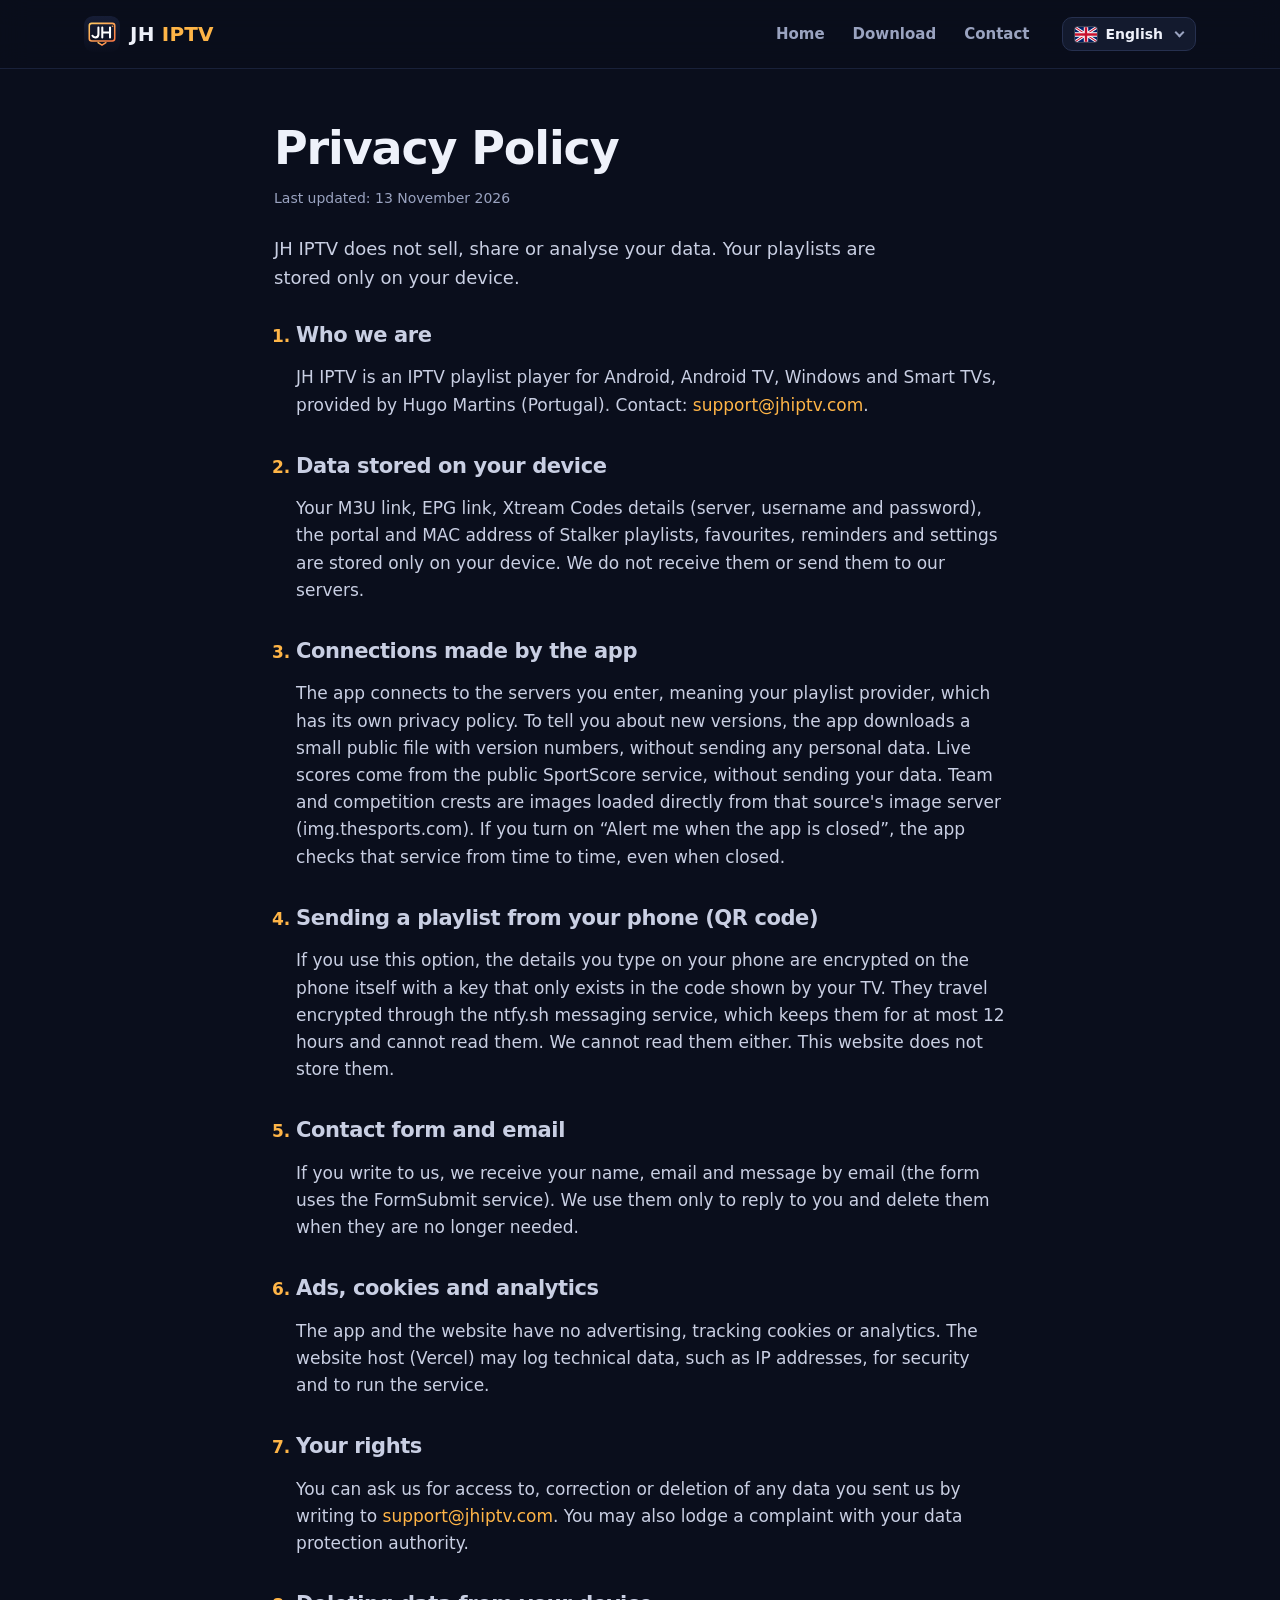
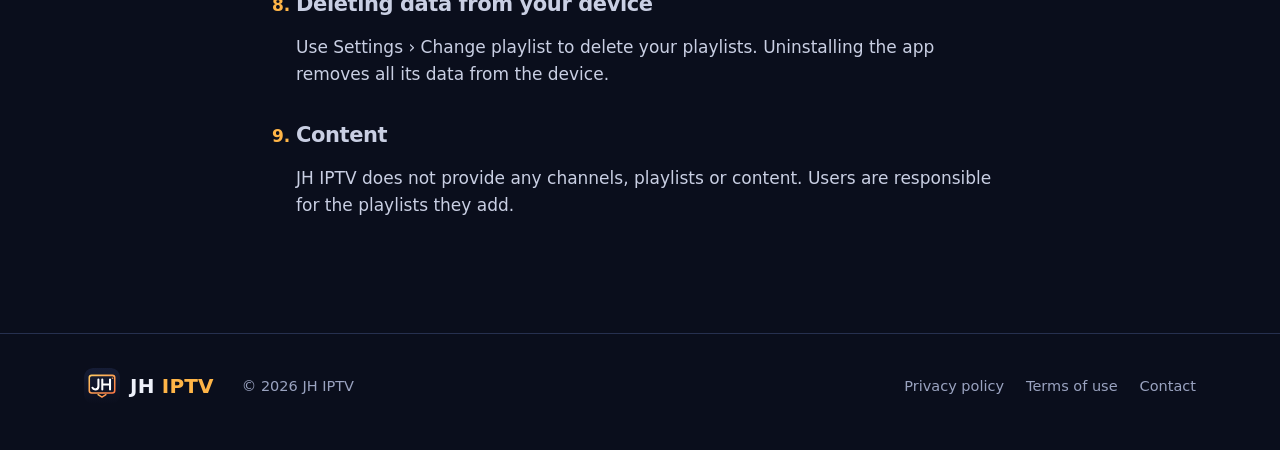
<file: privacidade.html>
<!doctype html>
<html lang="en">
<head>
<meta charset="utf-8">
<meta name="viewport" content="width=device-width,initial-scale=1,viewport-fit=cover">
<title>JH IPTV</title>
<link rel="canonical" href="https://jhiptv.com/privacidade">
<meta name="description" content="">
<meta name="theme-color" content="#0A0E1C">
<link rel="icon" href="/logo.svg" type="image/svg+xml">
<link rel="stylesheet" href="/site.css">
</head>
<body>
<header class="top">
  <div class="wrap">
    <a class="brand" href="/"><img src="/logo.svg" alt="" width="36" height="36"><span>JH <b>IPTV</b></span></a>
    <nav class="nav" aria-label="Menu"><a href="/" data-i="foot_home">Início</a><a href="/#descarregar" data-i="nav_dl">Descarregar</a><a href="/#contacto" data-i="nav_ct">Contacto</a></nav>
    <div class="lang"><select id="langSel" aria-label="Idioma / Language">
      <option value="pt">Português</option><option value="en">English</option><option value="es">Español</option><option value="fr">Français</option><option value="de">Deutsch</option><option value="it">Italiano</option><option value="nl">Nederlands</option><option value="pl">Polski</option><option value="ro">Română</option><option value="tr">Türkçe</option><option value="id">Bahasa Indonesia</option><option value="hi">हिन्दी</option><option value="ar">العربية</option><option value="ur">اردو</option>
    </select></div>
  </div>
</header>
<main class="doc" id="doc"></main>
<footer>
  <div class="wrap">
    <a class="brand" href="/"><img src="/logo.svg" alt="" width="30" height="30"><span>JH <b>IPTV</b></span></a>
    <span>© 2026 JH IPTV</span>
    <nav aria-label="Links"><a href="/privacidade" data-i="foot_priv"></a><a href="/termos" data-i="foot_terms"></a><a href="/#contacto" data-i="foot_ct"></a></nav>
  </div>
</footer>
<script src="/site.js"></script>
<script src="/i18n-privacy.js"></script>
<script>
function esc(s){return String(s).replace(/[&<>"]/g,function(c){return{"&":"&amp;","<":"&lt;",">":"&gt;",'"':"&quot;"}[c]})}
window.jhOnLang=function(l){var d=I18N_PRIV[l]||I18N_PRIV.en;document.getElementById("doc").innerHTML="<h1>"+esc(d.h)+"</h1><p class=\"upd\">"+esc(d.upd)+"</p><p class=\"lead\">"+esc(d.lead)+"</p><ol>"+d.items.map(function(i){return"<li><h2>"+esc(i[0])+"</h2><p>"+esc(i[1]).replace("support@jhiptv.com","<a href=\"mailto:support@jhiptv.com\">support@jhiptv.com</a>")+"</p></li>"}).join("")+"</ol>"};
var T={};for(var k in I18N_PRIV)T[k]={title:I18N_PRIV[k].title,desc:I18N_PRIV[k].lead};jhInit(T);
</script>
</body>
</html>
</file>
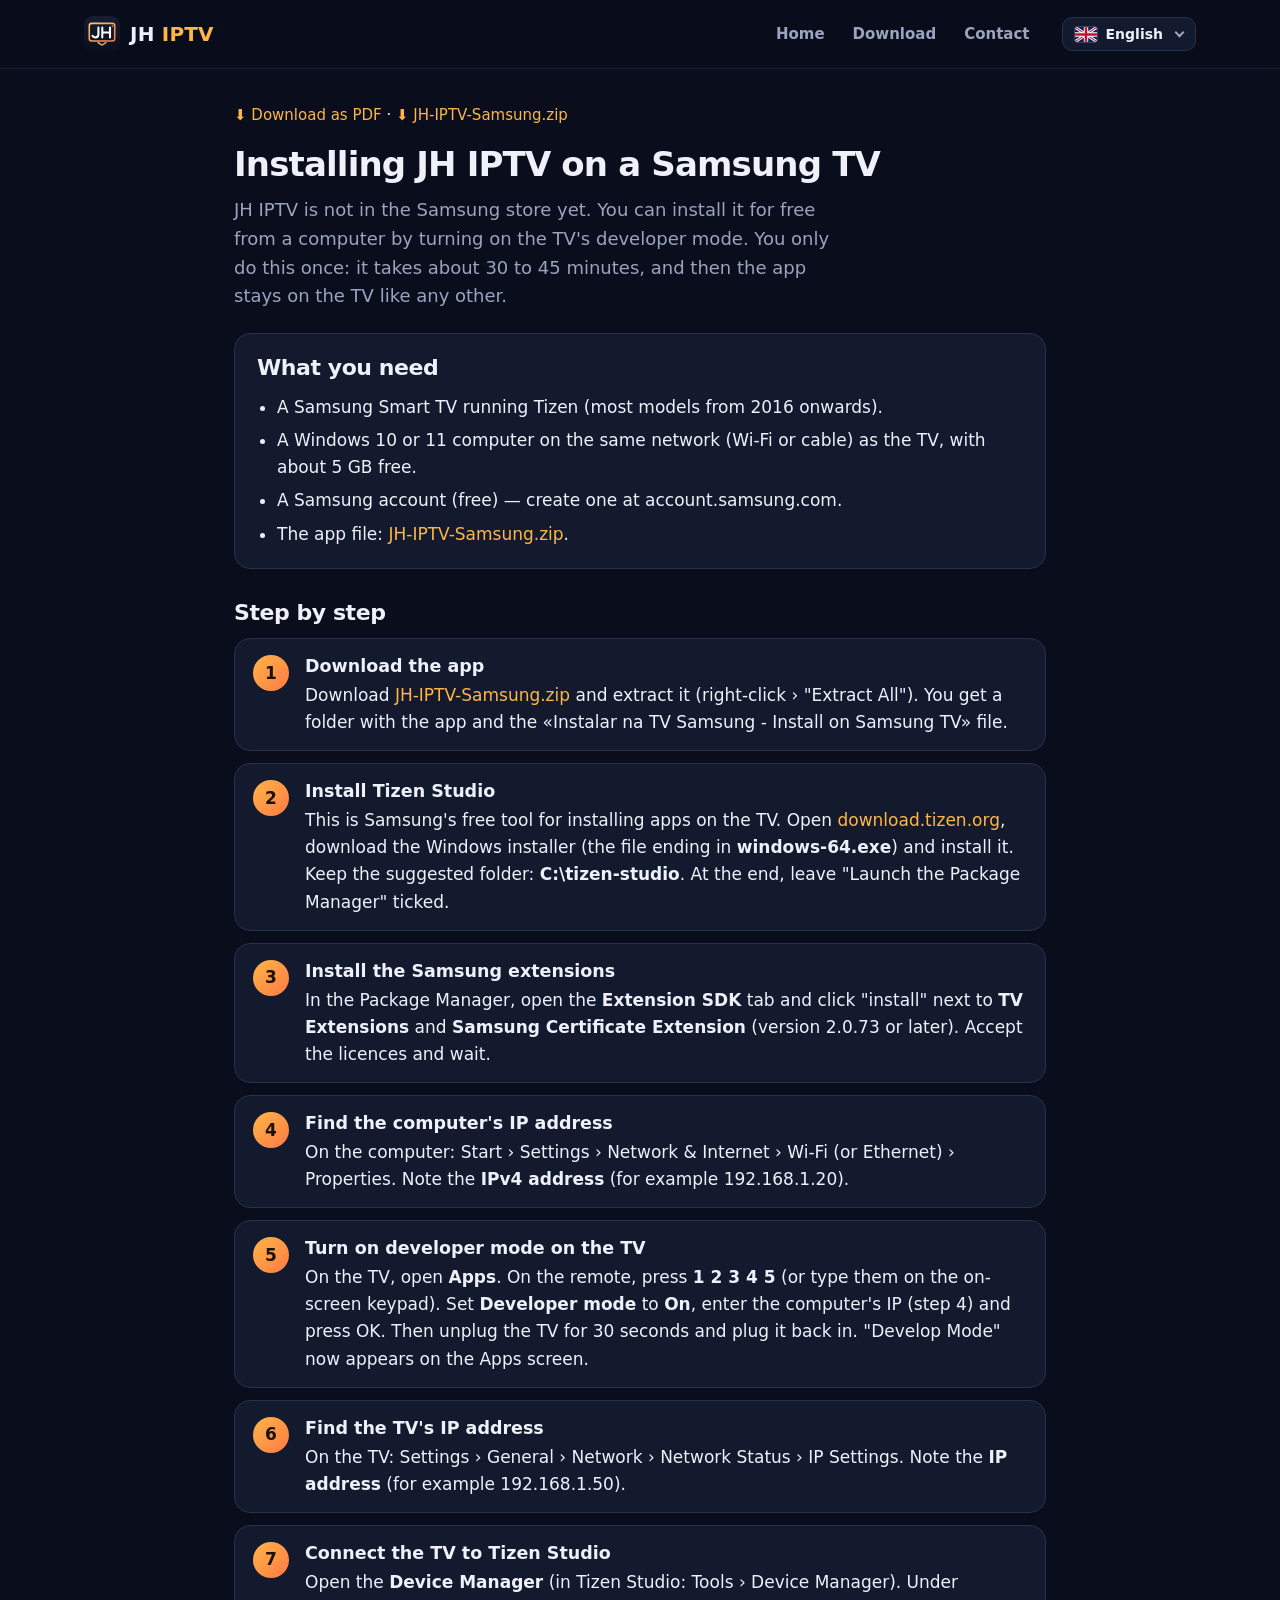
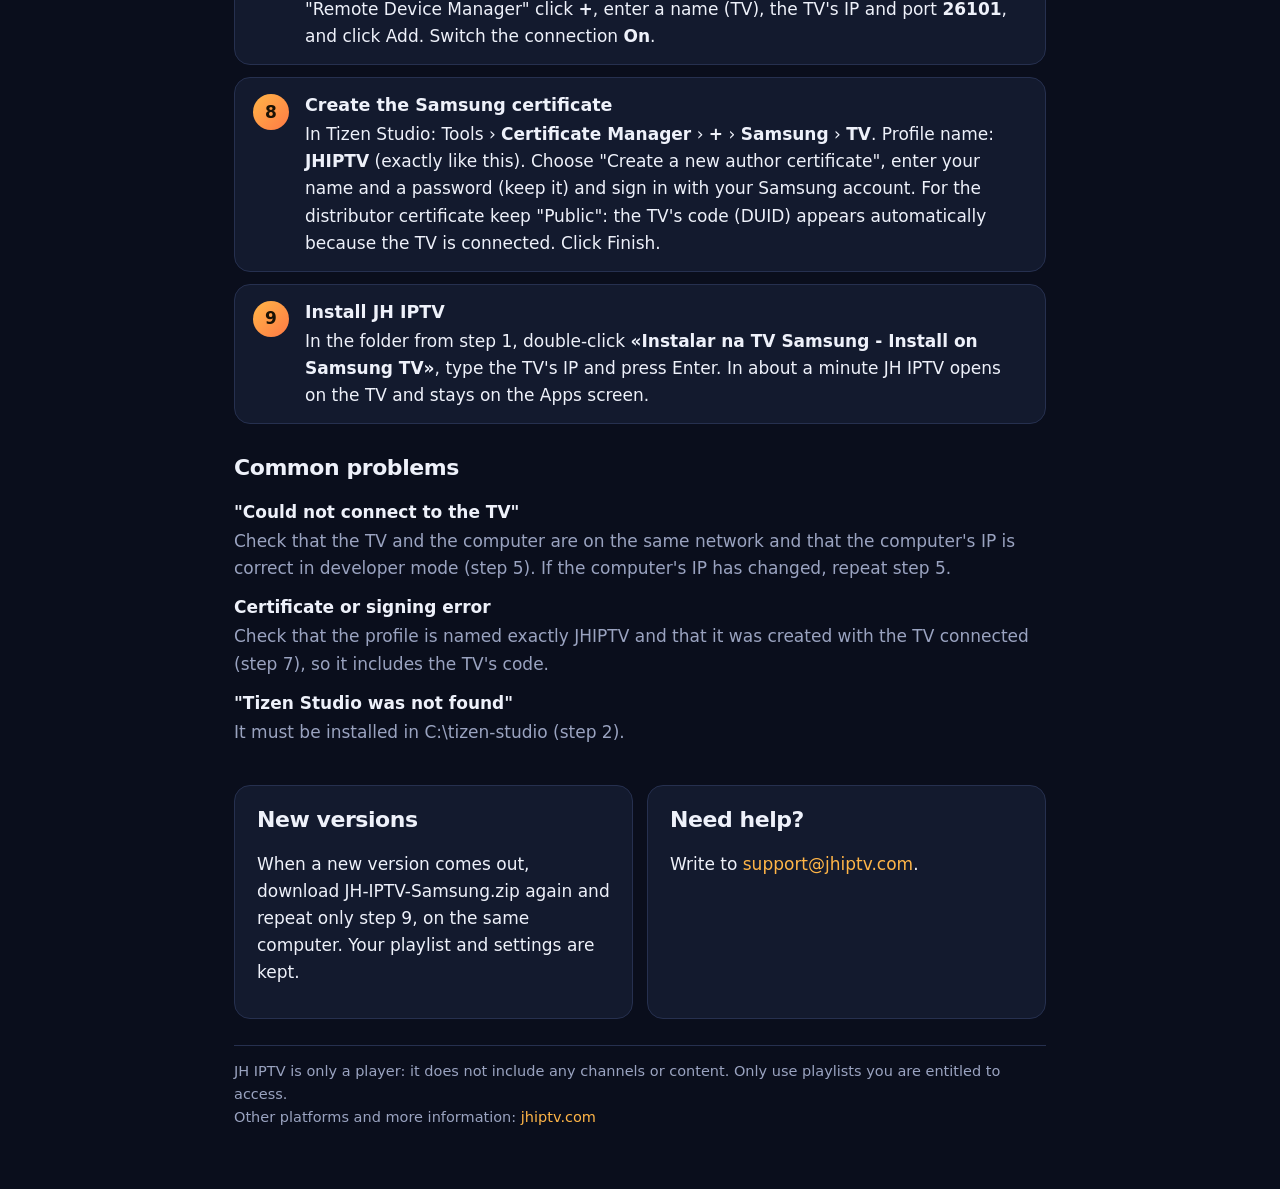
<file: samsung.html>
<!doctype html>
<html lang="en">
<head>
<meta charset="utf-8">
<meta name="viewport" content="width=device-width,initial-scale=1,viewport-fit=cover">
<title>JH IPTV — Samsung</title>
<link rel="canonical" href="https://jhiptv.com/samsung">
<meta name="description" content="JH IPTV is not in the Samsung store yet. You can install it for free from a computer by turning on the TV&#x27;s developer mode. You only do this once: it takes about 30 to 45 minutes, and then the app stays on the TV like any other.">
<meta name="theme-color" content="#0A0E1C">
<link rel="icon" href="/logo.svg" type="image/svg+xml">
<link rel="stylesheet" href="/site.css">
<style>
main.sam{max-width:860px;margin:0 auto;padding:34px 24px 60px}

h1{font:800 34px/1.15 var(--display);margin:0 0 12px}
h2{font:750 22px/1.25 var(--display);margin:30px 0 12px}
h3{font:700 17.5px/1.3 var(--display);margin:2px 0 4px}
.lead{font-size:18px;color:var(--muted);margin:0 0 8px}
.box{background:var(--surface);border:1px solid var(--line);border-radius:16px;padding:6px 22px 14px;margin-top:22px}
.box h2{margin-top:14px}
.need{margin:0;padding-left:20px}.need li{margin:6px 0}
.sgsteps{list-style:none;margin:0;padding:0;display:grid;gap:12px}
.sgsteps li{display:flex;gap:16px;background:var(--surface);border:1px solid var(--line);border-radius:16px;padding:14px 18px;break-inside:avoid}
.sgsteps .n{flex:0 0 36px;height:36px;border-radius:50%;display:grid;place-items:center;background:linear-gradient(135deg,var(--accent),var(--accent2));color:#1A1205;font:800 17px/1 var(--display);margin-top:2px}
.sgsteps p{margin:0}
.prob dt{font-weight:700;margin-top:12px}.prob dd{margin:2px 0 0 0;color:var(--muted)}
.two{display:grid;grid-template-columns:1fr 1fr;gap:14px}.two .box{margin-top:22px}
.note{color:var(--muted);font-size:14.5px;margin-top:26px;border-top:1px solid var(--line);padding-top:14px}
b{font-weight:700}
.box,.two,.prob dt,.prob dd{break-inside:avoid}

.pdfl{margin:0 0 18px;font-size:15px}
@media (max-width:640px){h1{font-size:28px}.two{grid-template-columns:1fr}.sgsteps li{padding:12px 14px;gap:12px}}
</style>
</head>
<body>
<header class="top">
  <div class="wrap">
    <a class="brand" href="/"><img src="/logo.svg" alt="" width="36" height="36"><span>JH <b>IPTV</b></span></a>
    <nav class="nav" aria-label="Menu"><a href="/" id="n1">Home</a><a href="/#descarregar" id="n2">Download</a><a href="/#contacto" id="n3">Contact</a></nav>
    <div class="lang"><select id="langSel" aria-label="Idioma / Language"><option value="en">English</option><option value="pt">Português</option><option value="es">Español</option><option value="fr">Français</option><option value="de">Deutsch</option><option value="it">Italiano</option><option value="nl">Nederlands</option><option value="pl">Polski</option><option value="ro">Română</option><option value="tr">Türkçe</option><option value="id">Bahasa Indonesia</option><option value="hi">हिन्दी</option><option value="ar">العربية</option><option value="ur">اردو</option></select></div>
  </div>
</header>
<main class="sam" id="main"><article data-l="en" lang="en" hidden><p class="pdfl"><a href="/JH-IPTV-Samsung-EN.pdf" download>⬇ Download as PDF</a> · <a href="https://jhiptv.com/JH-IPTV-Samsung.zip">⬇ JH-IPTV-Samsung.zip</a></p><h1>Installing JH IPTV on a Samsung TV</h1><p class="lead">JH IPTV is not in the Samsung store yet. You can install it for free from a computer by turning on the TV's developer mode. You only do this once: it takes about 30 to 45 minutes, and then the app stays on the TV like any other.</p>
<section class="box"><h2>What you need</h2><ul class="need"><li>A Samsung Smart TV running Tizen (most models from 2016 onwards).</li><li>A Windows 10 or 11 computer on the same network (Wi-Fi or cable) as the TV, with about 5 GB free.</li><li>A Samsung account (free) — create one at account.samsung.com.</li><li>The app file: <a href="https://jhiptv.com/JH-IPTV-Samsung.zip">JH-IPTV-Samsung.zip</a>.</li></ul></section>
<h2>Step by step</h2><ol class="sgsteps">
<li><span class="n">1</span><div><h3>Download the app</h3><p>Download <a href="https://jhiptv.com/JH-IPTV-Samsung.zip">JH-IPTV-Samsung.zip</a> and extract it (right-click › "Extract All"). You get a folder with the app and the «Instalar na TV Samsung - Install on Samsung TV» file.</p></div></li>
<li><span class="n">2</span><div><h3>Install Tizen Studio</h3><p>This is Samsung's free tool for installing apps on the TV. Open <a href="https://download.tizen.org/sdk/Installer/tizen-studio_6.1/">download.tizen.org</a>, download the Windows installer (the file ending in <b>windows-64.exe</b>) and install it. Keep the suggested folder: <b>C:\tizen-studio</b>. At the end, leave "Launch the Package Manager" ticked.</p></div></li>
<li><span class="n">3</span><div><h3>Install the Samsung extensions</h3><p>In the Package Manager, open the <b>Extension SDK</b> tab and click "install" next to <b>TV Extensions</b> and <b>Samsung Certificate Extension</b> (version 2.0.73 or later). Accept the licences and wait.</p></div></li>
<li><span class="n">4</span><div><h3>Find the computer's IP address</h3><p>On the computer: Start › Settings › Network & Internet › Wi-Fi (or Ethernet) › Properties. Note the <b>IPv4 address</b> (for example 192.168.1.20).</p></div></li>
<li><span class="n">5</span><div><h3>Turn on developer mode on the TV</h3><p>On the TV, open <b>Apps</b>. On the remote, press <b>1 2 3 4 5</b> (or type them on the on-screen keypad). Set <b>Developer mode</b> to <b>On</b>, enter the computer's IP (step 4) and press OK. Then unplug the TV for 30 seconds and plug it back in. "Develop Mode" now appears on the Apps screen.</p></div></li>
<li><span class="n">6</span><div><h3>Find the TV's IP address</h3><p>On the TV: Settings › General › Network › Network Status › IP Settings. Note the <b>IP address</b> (for example 192.168.1.50).</p></div></li>
<li><span class="n">7</span><div><h3>Connect the TV to Tizen Studio</h3><p>Open the <b>Device Manager</b> (in Tizen Studio: Tools › Device Manager). Under "Remote Device Manager" click <b>+</b>, enter a name (TV), the TV's IP and port <b>26101</b>, and click Add. Switch the connection <b>On</b>.</p></div></li>
<li><span class="n">8</span><div><h3>Create the Samsung certificate</h3><p>In Tizen Studio: Tools › <b>Certificate Manager</b> › <b>+</b> › <b>Samsung</b> › <b>TV</b>. Profile name: <b>JHIPTV</b> (exactly like this). Choose "Create a new author certificate", enter your name and a password (keep it) and sign in with your Samsung account. For the distributor certificate keep "Public": the TV's code (DUID) appears automatically because the TV is connected. Click Finish.</p></div></li>
<li><span class="n">9</span><div><h3>Install JH IPTV</h3><p>In the folder from step 1, double-click <b>«Instalar na TV Samsung - Install on Samsung TV»</b>, type the TV's IP and press Enter. In about a minute JH IPTV opens on the TV and stays on the Apps screen.</p></div></li>
</ol>
<h2>Common problems</h2><dl class="prob"><dt>"Could not connect to the TV"</dt><dd>Check that the TV and the computer are on the same network and that the computer's IP is correct in developer mode (step 5). If the computer's IP has changed, repeat step 5.</dd><dt>Certificate or signing error</dt><dd>Check that the profile is named exactly JHIPTV and that it was created with the TV connected (step 7), so it includes the TV's code.</dd><dt>"Tizen Studio was not found"</dt><dd>It must be installed in C:\tizen-studio (step 2).</dd></dl>
<div class="two"><section class="box"><h2>New versions</h2><p>When a new version comes out, download JH-IPTV-Samsung.zip again and repeat only step 9, on the same computer. Your playlist and settings are kept.</p></section><section class="box"><h2>Need help?</h2><p>Write to <a href="mailto:support@jhiptv.com">support@jhiptv.com</a>.</p></section></div>
<p class="note">JH IPTV is only a player: it does not include any channels or content. Only use playlists you are entitled to access.<br>Other platforms and more information: <a href="https://jhiptv.com">jhiptv.com</a></p></article><article data-l="pt" lang="pt" hidden><p class="pdfl"><a href="/JH-IPTV-Samsung-PT.pdf" download>⬇ Descarregar em PDF</a> · <a href="https://jhiptv.com/JH-IPTV-Samsung.zip">⬇ JH-IPTV-Samsung.zip</a></p><h1>Instalar a JH IPTV numa TV Samsung</h1><p class="lead">A JH IPTV ainda não está na loja da Samsung. Pode instalá-la gratuitamente a partir de um computador, ativando o modo de programador da TV. Só tem de fazer isto uma vez: demora cerca de 30 a 45 minutos e depois a app fica na TV como outra qualquer.</p>
<section class="box"><h2>O que precisa</h2><ul class="need"><li>Uma Smart TV Samsung com sistema Tizen (a generalidade dos modelos a partir de 2016).</li><li>Um computador com Windows 10 ou 11, ligado à mesma rede (Wi-Fi ou cabo) que a TV, com cerca de 5 GB livres.</li><li>Uma conta Samsung (gratuita) — pode criá-la em account.samsung.com.</li><li>O ficheiro da app: <a href="https://jhiptv.com/JH-IPTV-Samsung.zip">JH-IPTV-Samsung.zip</a>.</li></ul></section>
<h2>Passo a passo</h2><ol class="sgsteps">
<li><span class="n">1</span><div><h3>Descarregar a app</h3><p>Descarregue <a href="https://jhiptv.com/JH-IPTV-Samsung.zip">JH-IPTV-Samsung.zip</a> e extraia-o (botão direito › «Extrair tudo»). Fica com uma pasta com a app e o ficheiro «Instalar na TV Samsung - Install on Samsung TV».</p></div></li>
<li><span class="n">2</span><div><h3>Instalar o Tizen Studio</h3><p>É a ferramenta gratuita da Samsung para instalar apps na TV. Abra <a href="https://download.tizen.org/sdk/Installer/tizen-studio_6.1/">download.tizen.org</a>, descarregue o instalador para Windows (o ficheiro que termina em <b>windows-64.exe</b>) e instale-o. Deixe a pasta de instalação sugerida: <b>C:\tizen-studio</b>. No fim, deixe marcado «Launch the Package Manager».</p></div></li>
<li><span class="n">3</span><div><h3>Instalar as extensões da Samsung</h3><p>No Package Manager, abra o separador <b>Extension SDK</b> e carregue em «install» em <b>TV Extensions</b> e em <b>Samsung Certificate Extension</b> (versão 2.0.73 ou mais recente). Aceite as licenças e aguarde.</p></div></li>
<li><span class="n">4</span><div><h3>Saber o endereço IP do computador</h3><p>No computador: Iniciar › Definições › Rede e Internet › Wi-Fi (ou Ethernet) › Propriedades. Aponte o <b>Endereço IPv4</b> (por exemplo 192.168.1.20).</p></div></li>
<li><span class="n">5</span><div><h3>Ativar o modo de programador na TV</h3><p>Na TV, abra <b>Apps</b>. Com o comando, carregue em <b>1 2 3 4 5</b> (ou escreva-os no teclado do ecrã). Ponha <b>Developer mode</b> em <b>On</b>, escreva o IP do computador (passo 4) e carregue em OK. Depois desligue a TV da tomada durante 30 segundos e volte a ligar. No ecrã Apps passa a aparecer «Develop Mode».</p></div></li>
<li><span class="n">6</span><div><h3>Saber o endereço IP da TV</h3><p>Na TV: Definições › Geral › Rede › Estado da rede › Definições de IP. Aponte o <b>endereço IP</b> (por exemplo 192.168.1.50).</p></div></li>
<li><span class="n">7</span><div><h3>Ligar a TV ao Tizen Studio</h3><p>Abra o <b>Device Manager</b> (no Tizen Studio: Tools › Device Manager). Em «Remote Device Manager» carregue em <b>+</b>, escreva um nome (TV), o IP da TV e a porta <b>26101</b>, e carregue em Add. Ponha a ligação em <b>On</b>.</p></div></li>
<li><span class="n">8</span><div><h3>Criar o certificado Samsung</h3><p>No Tizen Studio: Tools › <b>Certificate Manager</b> › <b>+</b> › <b>Samsung</b> › <b>TV</b>. Nome do perfil: <b>JHIPTV</b> (exatamente assim). Escolha «Create a new author certificate», escreva o seu nome e uma palavra-passe (guarde-a) e entre com a conta Samsung. No certificado de distribuidor deixe «Public»: o código da TV (DUID) aparece sozinho porque a TV está ligada. Carregue em Finish.</p></div></li>
<li><span class="n">9</span><div><h3>Instalar a JH IPTV</h3><p>Na pasta do passo 1, faça duplo clique em <b>«Instalar na TV Samsung - Install on Samsung TV»</b>, escreva o IP da TV e carregue em Enter. Em cerca de um minuto a JH IPTV abre na TV e fica no ecrã Apps.</p></div></li>
</ol>
<h2>Problemas comuns</h2><dl class="prob"><dt>«Não foi possível ligar à TV»</dt><dd>Confirme que a TV e o computador estão na mesma rede e que o IP do computador está certo no modo de programador (passo 5). Se o IP do computador mudou, volte a fazer o passo 5.</dd><dt>Erro de certificado ou de assinatura</dt><dd>Confirme que o perfil se chama exatamente JHIPTV e que foi criado com a TV ligada (passo 7), para incluir o código da TV.</dd><dt>«O Tizen Studio não foi encontrado»</dt><dd>Tem de ser instalado na pasta C:\tizen-studio (passo 2).</dd></dl>
<div class="two"><section class="box"><h2>Versões novas</h2><p>Quando sair uma versão nova, descarregue outra vez o JH-IPTV-Samsung.zip e repita apenas o passo 9, no mesmo computador. A sua lista e as definições mantêm-se.</p></section><section class="box"><h2>Precisa de ajuda?</h2><p>Escreva para <a href="mailto:support@jhiptv.com">support@jhiptv.com</a>.</p></section></div>
<p class="note">A JH IPTV é apenas um leitor: não inclui canais nem conteúdos. Use apenas listas a que tenha direito de acesso.<br>Outras plataformas e mais informação: <a href="https://jhiptv.com">jhiptv.com</a></p></article><article data-l="es" lang="es" hidden><p class="pdfl"><a href="/JH-IPTV-Samsung-ES.pdf" download>⬇ Descargar en PDF</a> · <a href="https://jhiptv.com/JH-IPTV-Samsung.zip">⬇ JH-IPTV-Samsung.zip</a></p><h1>Instalar JH IPTV en una TV Samsung</h1><p class="lead">JH IPTV todavía no está en la tienda de Samsung. Puedes instalarla gratis desde un ordenador activando el modo desarrollador de la TV. Solo hay que hacerlo una vez: tarda unos 30 a 45 minutos y después la app queda en la TV como cualquier otra.</p>
<section class="box"><h2>Qué necesitas</h2><ul class="need"><li>Una Smart TV Samsung con sistema Tizen (la mayoría de los modelos desde 2016).</li><li>Un ordenador con Windows 10 u 11 en la misma red (Wi-Fi o cable) que la TV, con unos 5 GB libres.</li><li>Una cuenta Samsung (gratuita): puedes crearla en account.samsung.com.</li><li>El archivo de la app: <a href="https://jhiptv.com/JH-IPTV-Samsung.zip">JH-IPTV-Samsung.zip</a>.</li></ul></section>
<h2>Paso a paso</h2><ol class="sgsteps">
<li><span class="n">1</span><div><h3>Descargar la app</h3><p>Descarga <a href="https://jhiptv.com/JH-IPTV-Samsung.zip">JH-IPTV-Samsung.zip</a> y extráelo (botón derecho › «Extraer todo»). Tendrás una carpeta con la app y el archivo «Instalar na TV Samsung - Install on Samsung TV».</p></div></li>
<li><span class="n">2</span><div><h3>Instalar Tizen Studio</h3><p>Es la herramienta gratuita de Samsung para instalar apps en la TV. Abre <a href="https://download.tizen.org/sdk/Installer/tizen-studio_6.1/">download.tizen.org</a>, descarga el instalador para Windows (el archivo que termina en <b>windows-64.exe</b>) e instálalo. Deja la carpeta sugerida: <b>C:\tizen-studio</b>. Al final, deja marcado «Launch the Package Manager».</p></div></li>
<li><span class="n">3</span><div><h3>Instalar las extensiones de Samsung</h3><p>En el Package Manager, abre la pestaña <b>Extension SDK</b> y pulsa «install» en <b>TV Extensions</b> y en <b>Samsung Certificate Extension</b> (versión 2.0.73 o posterior). Acepta las licencias y espera.</p></div></li>
<li><span class="n">4</span><div><h3>Saber la dirección IP del ordenador</h3><p>En el ordenador: Inicio › Configuración › Red e Internet › Wi-Fi (o Ethernet) › Propiedades. Apunta la <b>dirección IPv4</b> (por ejemplo 192.168.1.20).</p></div></li>
<li><span class="n">5</span><div><h3>Activar el modo desarrollador en la TV</h3><p>En la TV, abre <b>Apps</b>. Con el mando, pulsa <b>1 2 3 4 5</b> (o escríbelos en el teclado de la pantalla). Pon <b>Developer mode</b> en <b>On</b>, escribe la IP del ordenador (paso 4) y pulsa OK. Después desenchufa la TV durante 30 segundos y vuelve a enchufarla. En la pantalla Apps aparecerá «Develop Mode».</p></div></li>
<li><span class="n">6</span><div><h3>Saber la dirección IP de la TV</h3><p>En la TV: Configuración › General › Red › Estado de red › Configuración de IP. Apunta la <b>dirección IP</b> (por ejemplo 192.168.1.50).</p></div></li>
<li><span class="n">7</span><div><h3>Conectar la TV a Tizen Studio</h3><p>Abre el <b>Device Manager</b> (en Tizen Studio: Tools › Device Manager). En «Remote Device Manager» pulsa <b>+</b>, escribe un nombre (TV), la IP de la TV y el puerto <b>26101</b>, y pulsa Add. Pon la conexión en <b>On</b>.</p></div></li>
<li><span class="n">8</span><div><h3>Crear el certificado Samsung</h3><p>En Tizen Studio: Tools › <b>Certificate Manager</b> › <b>+</b> › <b>Samsung</b> › <b>TV</b>. Nombre del perfil: <b>JHIPTV</b> (exactamente así). Elige «Create a new author certificate», escribe tu nombre y una contraseña (guárdala) e inicia sesión con tu cuenta Samsung. En el certificado de distribuidor deja «Public»: el código de la TV (DUID) aparece solo porque la TV está conectada. Pulsa Finish.</p></div></li>
<li><span class="n">9</span><div><h3>Instalar JH IPTV</h3><p>En la carpeta del paso 1, haz doble clic en <b>«Instalar na TV Samsung - Install on Samsung TV»</b>, escribe la IP de la TV y pulsa Intro. En un minuto aproximadamente JH IPTV se abre en la TV y queda en la pantalla Apps.</p></div></li>
</ol>
<h2>Problemas frecuentes</h2><dl class="prob"><dt>«No se pudo conectar con la TV»</dt><dd>Comprueba que la TV y el ordenador están en la misma red y que la IP del ordenador es correcta en el modo desarrollador (paso 5). Si la IP del ordenador cambió, repite el paso 5.</dd><dt>Error de certificado o de firma</dt><dd>Comprueba que el perfil se llama exactamente JHIPTV y que se creó con la TV conectada (paso 7), para que incluya el código de la TV.</dd><dt>«No se encontró Tizen Studio»</dt><dd>Debe instalarse en la carpeta C:\tizen-studio (paso 2).</dd></dl>
<div class="two"><section class="box"><h2>Versiones nuevas</h2><p>Cuando salga una versión nueva, descarga de nuevo JH-IPTV-Samsung.zip y repite solo el paso 9, en el mismo ordenador. Tu lista y tus ajustes se mantienen.</p></section><section class="box"><h2>¿Necesitas ayuda?</h2><p>Escribe a <a href="mailto:support@jhiptv.com">support@jhiptv.com</a>.</p></section></div>
<p class="note">JH IPTV es solo un reproductor: no incluye canales ni contenidos. Usa solo listas a las que tengas derecho de acceso.<br>Otras plataformas y más información: <a href="https://jhiptv.com">jhiptv.com</a></p></article><article data-l="fr" lang="fr" hidden><p class="pdfl"><a href="/JH-IPTV-Samsung-FR.pdf" download>⬇ Télécharger en PDF</a> · <a href="https://jhiptv.com/JH-IPTV-Samsung.zip">⬇ JH-IPTV-Samsung.zip</a></p><h1>Installer JH IPTV sur une TV Samsung</h1><p class="lead">JH IPTV n'est pas encore dans la boutique Samsung. Vous pouvez l'installer gratuitement depuis un ordinateur en activant le mode développeur de la TV. Cela ne se fait qu'une fois : comptez 30 à 45 minutes, puis l'app reste sur la TV comme n'importe quelle autre.</p>
<section class="box"><h2>Ce dont vous avez besoin</h2><ul class="need"><li>Une Smart TV Samsung sous Tizen (la plupart des modèles depuis 2016).</li><li>Un ordinateur Windows 10 ou 11 sur le même réseau (Wi-Fi ou câble) que la TV, avec environ 5 Go libres.</li><li>Un compte Samsung (gratuit) — à créer sur account.samsung.com.</li><li>Le fichier de l'app : <a href="https://jhiptv.com/JH-IPTV-Samsung.zip">JH-IPTV-Samsung.zip</a>.</li></ul></section>
<h2>Étape par étape</h2><ol class="sgsteps">
<li><span class="n">1</span><div><h3>Télécharger l'app</h3><p>Téléchargez <a href="https://jhiptv.com/JH-IPTV-Samsung.zip">JH-IPTV-Samsung.zip</a> et extrayez-le (clic droit › « Extraire tout »). Vous obtenez un dossier avec l'app et le fichier «Instalar na TV Samsung - Install on Samsung TV».</p></div></li>
<li><span class="n">2</span><div><h3>Installer Tizen Studio</h3><p>C'est l'outil gratuit de Samsung pour installer des apps sur la TV. Ouvrez <a href="https://download.tizen.org/sdk/Installer/tizen-studio_6.1/">download.tizen.org</a>, téléchargez l'installateur Windows (le fichier qui se termine par <b>windows-64.exe</b>) et installez-le. Gardez le dossier proposé : <b>C:\tizen-studio</b>. À la fin, laissez coché « Launch the Package Manager ».</p></div></li>
<li><span class="n">3</span><div><h3>Installer les extensions Samsung</h3><p>Dans le Package Manager, ouvrez l'onglet <b>Extension SDK</b> et cliquez sur « install » pour <b>TV Extensions</b> et <b>Samsung Certificate Extension</b> (version 2.0.73 ou plus récente). Acceptez les licences et patientez.</p></div></li>
<li><span class="n">4</span><div><h3>Trouver l'adresse IP de l'ordinateur</h3><p>Sur l'ordinateur : Démarrer › Paramètres › Réseau et Internet › Wi-Fi (ou Ethernet) › Propriétés. Notez l'<b>adresse IPv4</b> (par exemple 192.168.1.20).</p></div></li>
<li><span class="n">5</span><div><h3>Activer le mode développeur sur la TV</h3><p>Sur la TV, ouvrez <b>Apps</b>. Avec la télécommande, tapez <b>1 2 3 4 5</b> (ou saisissez-les sur le clavier à l'écran). Mettez <b>Developer mode</b> sur <b>On</b>, saisissez l'IP de l'ordinateur (étape 4) et validez. Débranchez ensuite la TV 30 secondes puis rebranchez-la. « Develop Mode » apparaît alors sur l'écran Apps.</p></div></li>
<li><span class="n">6</span><div><h3>Trouver l'adresse IP de la TV</h3><p>Sur la TV : Paramètres › Général › Réseau › État du réseau › Paramètres IP. Notez l'<b>adresse IP</b> (par exemple 192.168.1.50).</p></div></li>
<li><span class="n">7</span><div><h3>Connecter la TV à Tizen Studio</h3><p>Ouvrez le <b>Device Manager</b> (dans Tizen Studio : Tools › Device Manager). Dans « Remote Device Manager », cliquez sur <b>+</b>, saisissez un nom (TV), l'IP de la TV et le port <b>26101</b>, puis cliquez sur Add. Passez la connexion sur <b>On</b>.</p></div></li>
<li><span class="n">8</span><div><h3>Créer le certificat Samsung</h3><p>Dans Tizen Studio : Tools › <b>Certificate Manager</b> › <b>+</b> › <b>Samsung</b> › <b>TV</b>. Nom du profil : <b>JHIPTV</b> (exactement ainsi). Choisissez « Create a new author certificate », saisissez votre nom et un mot de passe (conservez-le) et connectez-vous avec votre compte Samsung. Pour le certificat distributeur, gardez « Public » : le code de la TV (DUID) apparaît tout seul car la TV est connectée. Cliquez sur Finish.</p></div></li>
<li><span class="n">9</span><div><h3>Installer JH IPTV</h3><p>Dans le dossier de l'étape 1, double-cliquez sur <b>«Instalar na TV Samsung - Install on Samsung TV»</b>, saisissez l'IP de la TV et appuyez sur Entrée. En une minute environ, JH IPTV s'ouvre sur la TV et reste sur l'écran Apps.</p></div></li>
</ol>
<h2>Problèmes fréquents</h2><dl class="prob"><dt>« Connexion à la TV impossible »</dt><dd>Vérifiez que la TV et l'ordinateur sont sur le même réseau et que l'IP de l'ordinateur est correcte dans le mode développeur (étape 5). Si l'IP de l'ordinateur a changé, refaites l'étape 5.</dd><dt>Erreur de certificat ou de signature</dt><dd>Vérifiez que le profil s'appelle exactement JHIPTV et qu'il a été créé avec la TV connectée (étape 7), pour inclure le code de la TV.</dd><dt>« Tizen Studio est introuvable »</dt><dd>Il doit être installé dans le dossier C:\tizen-studio (étape 2).</dd></dl>
<div class="two"><section class="box"><h2>Nouvelles versions</h2><p>Quand une nouvelle version sort, téléchargez à nouveau JH-IPTV-Samsung.zip et refaites seulement l'étape 9, sur le même ordinateur. Votre liste et vos réglages sont conservés.</p></section><section class="box"><h2>Besoin d'aide ?</h2><p>Écrivez à <a href="mailto:support@jhiptv.com">support@jhiptv.com</a>.</p></section></div>
<p class="note">JH IPTV est seulement un lecteur : il n'inclut aucune chaîne ni aucun contenu. Utilisez uniquement des listes auxquelles vous avez le droit d'accéder.<br>Autres plateformes et plus d'informations : <a href="https://jhiptv.com">jhiptv.com</a></p></article><article data-l="de" lang="de" hidden><p class="pdfl"><a href="/JH-IPTV-Samsung-DE.pdf" download>⬇ Als PDF herunterladen</a> · <a href="https://jhiptv.com/JH-IPTV-Samsung.zip">⬇ JH-IPTV-Samsung.zip</a></p><h1>JH IPTV auf einem Samsung-Fernseher installieren</h1><p class="lead">JH IPTV ist noch nicht im Samsung-Store. Du kannst die App kostenlos von einem Computer aus installieren, indem du den Entwicklermodus des Fernsehers einschaltest. Das ist nur einmal nötig: Es dauert etwa 30 bis 45 Minuten, danach bleibt die App wie jede andere auf dem Fernseher.</p>
<section class="box"><h2>Was du brauchst</h2><ul class="need"><li>Einen Samsung Smart TV mit Tizen (die meisten Modelle ab 2016).</li><li>Einen Computer mit Windows 10 oder 11 im selben Netzwerk (WLAN oder Kabel) wie der Fernseher, mit etwa 5 GB freiem Speicher.</li><li>Ein Samsung-Konto (kostenlos) – erstellen auf account.samsung.com.</li><li>Die App-Datei: <a href="https://jhiptv.com/JH-IPTV-Samsung.zip">JH-IPTV-Samsung.zip</a>.</li></ul></section>
<h2>Schritt für Schritt</h2><ol class="sgsteps">
<li><span class="n">1</span><div><h3>App herunterladen</h3><p>Lade <a href="https://jhiptv.com/JH-IPTV-Samsung.zip">JH-IPTV-Samsung.zip</a> herunter und entpacke sie (Rechtsklick › „Alle extrahieren“). Du erhältst einen Ordner mit der App und der Datei «Instalar na TV Samsung - Install on Samsung TV».</p></div></li>
<li><span class="n">2</span><div><h3>Tizen Studio installieren</h3><p>Das ist das kostenlose Samsung-Werkzeug, um Apps auf dem Fernseher zu installieren. Öffne <a href="https://download.tizen.org/sdk/Installer/tizen-studio_6.1/">download.tizen.org</a>, lade den Windows-Installer herunter (die Datei, die auf <b>windows-64.exe</b> endet) und installiere ihn. Behalte den vorgeschlagenen Ordner: <b>C:\tizen-studio</b>. Lass am Ende „Launch the Package Manager“ angehakt.</p></div></li>
<li><span class="n">3</span><div><h3>Samsung-Erweiterungen installieren</h3><p>Öffne im Package Manager den Reiter <b>Extension SDK</b> und klicke bei <b>TV Extensions</b> und <b>Samsung Certificate Extension</b> (Version 2.0.73 oder neuer) auf „install“. Lizenzen akzeptieren und warten.</p></div></li>
<li><span class="n">4</span><div><h3>IP-Adresse des Computers herausfinden</h3><p>Am Computer: Start › Einstellungen › Netzwerk und Internet › WLAN (oder Ethernet) › Eigenschaften. Notiere die <b>IPv4-Adresse</b> (zum Beispiel 192.168.1.20).</p></div></li>
<li><span class="n">5</span><div><h3>Entwicklermodus am Fernseher einschalten</h3><p>Öffne am Fernseher <b>Apps</b>. Drücke auf der Fernbedienung <b>1 2 3 4 5</b> (oder tippe sie auf der Bildschirmtastatur ein). Stelle <b>Developer mode</b> auf <b>On</b>, gib die IP des Computers ein (Schritt 4) und bestätige mit OK. Trenne den Fernseher dann 30 Sekunden vom Strom und schließe ihn wieder an. Auf dem Apps-Bildschirm erscheint nun „Develop Mode“.</p></div></li>
<li><span class="n">6</span><div><h3>IP-Adresse des Fernsehers herausfinden</h3><p>Am Fernseher: Einstellungen › Allgemein › Netzwerk › Netzwerkstatus › IP-Einstellungen. Notiere die <b>IP-Adresse</b> (zum Beispiel 192.168.1.50).</p></div></li>
<li><span class="n">7</span><div><h3>Fernseher mit Tizen Studio verbinden</h3><p>Öffne den <b>Device Manager</b> (in Tizen Studio: Tools › Device Manager). Klicke unter „Remote Device Manager“ auf <b>+</b>, gib einen Namen (TV), die IP des Fernsehers und den Port <b>26101</b> ein und klicke auf Add. Schalte die Verbindung auf <b>On</b>.</p></div></li>
<li><span class="n">8</span><div><h3>Samsung-Zertifikat erstellen</h3><p>In Tizen Studio: Tools › <b>Certificate Manager</b> › <b>+</b> › <b>Samsung</b> › <b>TV</b>. Profilname: <b>JHIPTV</b> (genau so). Wähle „Create a new author certificate“, gib deinen Namen und ein Passwort ein (gut aufbewahren) und melde dich mit deinem Samsung-Konto an. Beim Distributor-Zertifikat „Public“ lassen: Der Code des Fernsehers (DUID) erscheint automatisch, weil er verbunden ist. Auf Finish klicken.</p></div></li>
<li><span class="n">9</span><div><h3>JH IPTV installieren</h3><p>Doppelklicke im Ordner aus Schritt 1 auf <b>«Instalar na TV Samsung - Install on Samsung TV»</b>, gib die IP des Fernsehers ein und drücke Enter. Nach etwa einer Minute öffnet sich JH IPTV auf dem Fernseher und bleibt auf dem Apps-Bildschirm.</p></div></li>
</ol>
<h2>Häufige Probleme</h2><dl class="prob"><dt>„Keine Verbindung zum Fernseher“</dt><dd>Prüfe, ob Fernseher und Computer im selben Netzwerk sind und ob die IP des Computers im Entwicklermodus stimmt (Schritt 5). Hat sich die IP des Computers geändert, Schritt 5 wiederholen.</dd><dt>Zertifikats- oder Signaturfehler</dt><dd>Prüfe, ob das Profil genau JHIPTV heißt und mit verbundenem Fernseher erstellt wurde (Schritt 7), damit es den Code des Fernsehers enthält.</dd><dt>„Tizen Studio wurde nicht gefunden“</dt><dd>Es muss im Ordner C:\tizen-studio installiert sein (Schritt 2).</dd></dl>
<div class="two"><section class="box"><h2>Neue Versionen</h2><p>Wenn eine neue Version erscheint, lade JH-IPTV-Samsung.zip erneut herunter und wiederhole nur Schritt 9 am selben Computer. Playlist und Einstellungen bleiben erhalten.</p></section><section class="box"><h2>Brauchst du Hilfe?</h2><p>Schreib an <a href="mailto:support@jhiptv.com">support@jhiptv.com</a>.</p></section></div>
<p class="note">JH IPTV ist nur ein Player: Es enthält keine Sender oder Inhalte. Verwende nur Playlists, auf die du Zugriff haben darfst.<br>Andere Plattformen und mehr Informationen: <a href="https://jhiptv.com">jhiptv.com</a></p></article><article data-l="it" lang="it" hidden><p class="pdfl"><a href="/JH-IPTV-Samsung-IT.pdf" download>⬇ Scarica in PDF</a> · <a href="https://jhiptv.com/JH-IPTV-Samsung.zip">⬇ JH-IPTV-Samsung.zip</a></p><h1>Installare JH IPTV su una TV Samsung</h1><p class="lead">JH IPTV non è ancora nello store Samsung. Puoi installarla gratis da un computer attivando la modalità sviluppatore della TV. Va fatto una sola volta: servono circa 30-45 minuti, poi l'app resta sulla TV come qualsiasi altra.</p>
<section class="box"><h2>Cosa ti serve</h2><ul class="need"><li>Una Smart TV Samsung con sistema Tizen (la maggior parte dei modelli dal 2016).</li><li>Un computer con Windows 10 o 11 sulla stessa rete (Wi-Fi o cavo) della TV, con circa 5 GB liberi.</li><li>Un account Samsung (gratuito) — si crea su account.samsung.com.</li><li>Il file dell'app: <a href="https://jhiptv.com/JH-IPTV-Samsung.zip">JH-IPTV-Samsung.zip</a>.</li></ul></section>
<h2>Passo dopo passo</h2><ol class="sgsteps">
<li><span class="n">1</span><div><h3>Scaricare l'app</h3><p>Scarica <a href="https://jhiptv.com/JH-IPTV-Samsung.zip">JH-IPTV-Samsung.zip</a> ed estrailo (tasto destro › «Estrai tutto»). Otterrai una cartella con l'app e il file «Instalar na TV Samsung - Install on Samsung TV».</p></div></li>
<li><span class="n">2</span><div><h3>Installare Tizen Studio</h3><p>È lo strumento gratuito di Samsung per installare app sulla TV. Apri <a href="https://download.tizen.org/sdk/Installer/tizen-studio_6.1/">download.tizen.org</a>, scarica l'installer per Windows (il file che finisce con <b>windows-64.exe</b>) e installalo. Lascia la cartella proposta: <b>C:\tizen-studio</b>. Alla fine, lascia selezionato «Launch the Package Manager».</p></div></li>
<li><span class="n">3</span><div><h3>Installare le estensioni Samsung</h3><p>Nel Package Manager apri la scheda <b>Extension SDK</b> e premi «install» su <b>TV Extensions</b> e su <b>Samsung Certificate Extension</b> (versione 2.0.73 o successiva). Accetta le licenze e attendi.</p></div></li>
<li><span class="n">4</span><div><h3>Trovare l'indirizzo IP del computer</h3><p>Sul computer: Start › Impostazioni › Rete e Internet › Wi-Fi (o Ethernet) › Proprietà. Annota l'<b>indirizzo IPv4</b> (per esempio 192.168.1.20).</p></div></li>
<li><span class="n">5</span><div><h3>Attivare la modalità sviluppatore sulla TV</h3><p>Sulla TV apri <b>App</b>. Con il telecomando premi <b>1 2 3 4 5</b> (o scrivili sulla tastiera a schermo). Imposta <b>Developer mode</b> su <b>On</b>, inserisci l'IP del computer (passo 4) e premi OK. Poi stacca la TV dalla presa per 30 secondi e ricollegala. Nella schermata App comparirà «Develop Mode».</p></div></li>
<li><span class="n">6</span><div><h3>Trovare l'indirizzo IP della TV</h3><p>Sulla TV: Impostazioni › Generali › Rete › Stato della rete › Impostazioni IP. Annota l'<b>indirizzo IP</b> (per esempio 192.168.1.50).</p></div></li>
<li><span class="n">7</span><div><h3>Collegare la TV a Tizen Studio</h3><p>Apri il <b>Device Manager</b> (in Tizen Studio: Tools › Device Manager). In «Remote Device Manager» premi <b>+</b>, inserisci un nome (TV), l'IP della TV e la porta <b>26101</b>, poi premi Add. Imposta la connessione su <b>On</b>.</p></div></li>
<li><span class="n">8</span><div><h3>Creare il certificato Samsung</h3><p>In Tizen Studio: Tools › <b>Certificate Manager</b> › <b>+</b> › <b>Samsung</b> › <b>TV</b>. Nome del profilo: <b>JHIPTV</b> (esattamente così). Scegli «Create a new author certificate», inserisci il tuo nome e una password (conservala) e accedi con l'account Samsung. Nel certificato distributore lascia «Public»: il codice della TV (DUID) compare da solo perché la TV è collegata. Premi Finish.</p></div></li>
<li><span class="n">9</span><div><h3>Installare JH IPTV</h3><p>Nella cartella del passo 1, fai doppio clic su <b>«Instalar na TV Samsung - Install on Samsung TV»</b>, scrivi l'IP della TV e premi Invio. In circa un minuto JH IPTV si apre sulla TV e resta nella schermata App.</p></div></li>
</ol>
<h2>Problemi comuni</h2><dl class="prob"><dt>«Impossibile collegarsi alla TV»</dt><dd>Controlla che TV e computer siano sulla stessa rete e che l'IP del computer sia corretto nella modalità sviluppatore (passo 5). Se l'IP del computer è cambiato, ripeti il passo 5.</dd><dt>Errore di certificato o di firma</dt><dd>Controlla che il profilo si chiami esattamente JHIPTV e che sia stato creato con la TV collegata (passo 7), così include il codice della TV.</dd><dt>«Tizen Studio non trovato»</dt><dd>Deve essere installato nella cartella C:\tizen-studio (passo 2).</dd></dl>
<div class="two"><section class="box"><h2>Nuove versioni</h2><p>Quando esce una nuova versione, scarica di nuovo JH-IPTV-Samsung.zip e ripeti solo il passo 9, sullo stesso computer. La tua playlist e le impostazioni restano.</p></section><section class="box"><h2>Serve aiuto?</h2><p>Scrivi a <a href="mailto:support@jhiptv.com">support@jhiptv.com</a>.</p></section></div>
<p class="note">JH IPTV è solo un lettore: non include canali né contenuti. Usa solo playlist a cui hai diritto di accedere.<br>Altre piattaforme e più informazioni: <a href="https://jhiptv.com">jhiptv.com</a></p></article><article data-l="nl" lang="nl" hidden><p class="pdfl"><a href="/JH-IPTV-Samsung-NL.pdf" download>⬇ Downloaden als pdf</a> · <a href="https://jhiptv.com/JH-IPTV-Samsung.zip">⬇ JH-IPTV-Samsung.zip</a></p><h1>JH IPTV installeren op een Samsung-tv</h1><p class="lead">JH IPTV staat nog niet in de Samsung-winkel. Je kunt de app gratis installeren vanaf een computer door de ontwikkelaarsmodus van de tv aan te zetten. Dit doe je maar één keer: het duurt ongeveer 30 tot 45 minuten en daarna blijft de app op de tv zoals elke andere.</p>
<section class="box"><h2>Wat je nodig hebt</h2><ul class="need"><li>Een Samsung-smart-tv met Tizen (de meeste modellen vanaf 2016).</li><li>Een computer met Windows 10 of 11 op hetzelfde netwerk (wifi of kabel) als de tv, met ongeveer 5 GB vrij.</li><li>Een Samsung-account (gratis) — maak er een aan op account.samsung.com.</li><li>Het app-bestand: <a href="https://jhiptv.com/JH-IPTV-Samsung.zip">JH-IPTV-Samsung.zip</a>.</li></ul></section>
<h2>Stap voor stap</h2><ol class="sgsteps">
<li><span class="n">1</span><div><h3>De app downloaden</h3><p>Download <a href="https://jhiptv.com/JH-IPTV-Samsung.zip">JH-IPTV-Samsung.zip</a> en pak het uit (rechtsklik › "Alles uitpakken"). Je krijgt een map met de app en het bestand «Instalar na TV Samsung - Install on Samsung TV».</p></div></li>
<li><span class="n">2</span><div><h3>Tizen Studio installeren</h3><p>Dit is de gratis tool van Samsung om apps op de tv te installeren. Open <a href="https://download.tizen.org/sdk/Installer/tizen-studio_6.1/">download.tizen.org</a>, download het installatieprogramma voor Windows (het bestand dat eindigt op <b>windows-64.exe</b>) en installeer het. Houd de voorgestelde map aan: <b>C:\tizen-studio</b>. Laat aan het einde "Launch the Package Manager" aangevinkt.</p></div></li>
<li><span class="n">3</span><div><h3>De Samsung-extensies installeren</h3><p>Open in de Package Manager het tabblad <b>Extension SDK</b> en klik op "install" naast <b>TV Extensions</b> en <b>Samsung Certificate Extension</b> (versie 2.0.73 of hoger). Accepteer de licenties en wacht.</p></div></li>
<li><span class="n">4</span><div><h3>Het IP-adres van de computer vinden</h3><p>Op de computer: Start › Instellingen › Netwerk en internet › Wifi (of Ethernet) › Eigenschappen. Noteer het <b>IPv4-adres</b> (bijvoorbeeld 192.168.1.20).</p></div></li>
<li><span class="n">5</span><div><h3>Ontwikkelaarsmodus op de tv aanzetten</h3><p>Open op de tv <b>Apps</b>. Druk op de afstandsbediening op <b>1 2 3 4 5</b> (of typ ze op het schermtoetsenbord). Zet <b>Developer mode</b> op <b>On</b>, vul het IP van de computer in (stap 4) en druk op OK. Haal daarna de stekker van de tv 30 seconden uit het stopcontact en steek hem weer in. In het scherm Apps staat nu "Develop Mode".</p></div></li>
<li><span class="n">6</span><div><h3>Het IP-adres van de tv vinden</h3><p>Op de tv: Instellingen › Algemeen › Netwerk › Netwerkstatus › IP-instellingen. Noteer het <b>IP-adres</b> (bijvoorbeeld 192.168.1.50).</p></div></li>
<li><span class="n">7</span><div><h3>De tv verbinden met Tizen Studio</h3><p>Open de <b>Device Manager</b> (in Tizen Studio: Tools › Device Manager). Klik bij "Remote Device Manager" op <b>+</b>, vul een naam in (TV), het IP van de tv en poort <b>26101</b>, en klik op Add. Zet de verbinding op <b>On</b>.</p></div></li>
<li><span class="n">8</span><div><h3>Het Samsung-certificaat maken</h3><p>In Tizen Studio: Tools › <b>Certificate Manager</b> › <b>+</b> › <b>Samsung</b> › <b>TV</b>. Profielnaam: <b>JHIPTV</b> (precies zo). Kies "Create a new author certificate", vul je naam en een wachtwoord in (bewaar het) en log in met je Samsung-account. Laat bij het distributeurscertificaat "Public" staan: de code van de tv (DUID) verschijnt vanzelf omdat de tv verbonden is. Klik op Finish.</p></div></li>
<li><span class="n">9</span><div><h3>JH IPTV installeren</h3><p>Dubbelklik in de map van stap 1 op <b>«Instalar na TV Samsung - Install on Samsung TV»</b>, typ het IP van de tv en druk op Enter. Na ongeveer een minuut opent JH IPTV op de tv en blijft de app in het scherm Apps.</p></div></li>
</ol>
<h2>Veelvoorkomende problemen</h2><dl class="prob"><dt>"Kan geen verbinding maken met de tv"</dt><dd>Controleer of tv en computer op hetzelfde netwerk zitten en of het IP van de computer juist is in de ontwikkelaarsmodus (stap 5). Is het IP van de computer veranderd? Herhaal dan stap 5.</dd><dt>Fout met certificaat of ondertekening</dt><dd>Controleer of het profiel precies JHIPTV heet en is gemaakt terwijl de tv verbonden was (stap 7), zodat de code van de tv erin zit.</dd><dt>"Tizen Studio niet gevonden"</dt><dd>Het moet geïnstalleerd zijn in C:\tizen-studio (stap 2).</dd></dl>
<div class="two"><section class="box"><h2>Nieuwe versies</h2><p>Als er een nieuwe versie is, download je JH-IPTV-Samsung.zip opnieuw en herhaal je alleen stap 9, op dezelfde computer. Je lijst en instellingen blijven bewaard.</p></section><section class="box"><h2>Hulp nodig?</h2><p>Schrijf naar <a href="mailto:support@jhiptv.com">support@jhiptv.com</a>.</p></section></div>
<p class="note">JH IPTV is alleen een speler: er zitten geen zenders of inhoud in. Gebruik alleen lijsten waartoe je toegang hebt.<br>Andere platformen en meer informatie: <a href="https://jhiptv.com">jhiptv.com</a></p></article><article data-l="pl" lang="pl" hidden><p class="pdfl"><a href="/JH-IPTV-Samsung-PL.pdf" download>⬇ Pobierz jako PDF</a> · <a href="https://jhiptv.com/JH-IPTV-Samsung.zip">⬇ JH-IPTV-Samsung.zip</a></p><h1>Instalacja JH IPTV na telewizorze Samsung</h1><p class="lead">JH IPTV nie ma jeszcze w sklepie Samsung. Możesz ją zainstalować za darmo z komputera, włączając tryb programisty telewizora. Robisz to tylko raz: trwa to około 30–45 minut, a potem aplikacja zostaje na telewizorze jak każda inna.</p>
<section class="box"><h2>Czego potrzebujesz</h2><ul class="need"><li>Telewizora Samsung Smart TV z systemem Tizen (większość modeli od 2016 r.).</li><li>Komputera z Windows 10 lub 11 w tej samej sieci (Wi-Fi lub kabel) co telewizor, z około 5 GB wolnego miejsca.</li><li>Konta Samsung (darmowego) — załóż je na account.samsung.com.</li><li>Pliku aplikacji: <a href="https://jhiptv.com/JH-IPTV-Samsung.zip">JH-IPTV-Samsung.zip</a>.</li></ul></section>
<h2>Krok po kroku</h2><ol class="sgsteps">
<li><span class="n">1</span><div><h3>Pobierz aplikację</h3><p>Pobierz <a href="https://jhiptv.com/JH-IPTV-Samsung.zip">JH-IPTV-Samsung.zip</a> i rozpakuj go (prawy przycisk › „Wyodrębnij wszystko”). Otrzymasz folder z aplikacją i plikiem «Instalar na TV Samsung - Install on Samsung TV».</p></div></li>
<li><span class="n">2</span><div><h3>Zainstaluj Tizen Studio</h3><p>To darmowe narzędzie Samsunga do instalowania aplikacji na telewizorze. Otwórz <a href="https://download.tizen.org/sdk/Installer/tizen-studio_6.1/">download.tizen.org</a>, pobierz instalator dla Windows (plik kończący się na <b>windows-64.exe</b>) i zainstaluj go. Zostaw proponowany folder: <b>C:\tizen-studio</b>. Na końcu zostaw zaznaczone „Launch the Package Manager”.</p></div></li>
<li><span class="n">3</span><div><h3>Zainstaluj rozszerzenia Samsunga</h3><p>W Package Manager otwórz kartę <b>Extension SDK</b> i kliknij „install” obok <b>TV Extensions</b> oraz <b>Samsung Certificate Extension</b> (wersja 2.0.73 lub nowsza). Zaakceptuj licencje i poczekaj.</p></div></li>
<li><span class="n">4</span><div><h3>Sprawdź adres IP komputera</h3><p>Na komputerze: Start › Ustawienia › Sieć i Internet › Wi-Fi (lub Ethernet) › Właściwości. Zapisz <b>adres IPv4</b> (np. 192.168.1.20).</p></div></li>
<li><span class="n">5</span><div><h3>Włącz tryb programisty w telewizorze</h3><p>Na telewizorze otwórz <b>Aplikacje</b>. Na pilocie naciśnij <b>1 2 3 4 5</b> (albo wpisz je na klawiaturze ekranowej). Ustaw <b>Developer mode</b> na <b>On</b>, wpisz IP komputera (krok 4) i naciśnij OK. Następnie odłącz telewizor od prądu na 30 sekund i podłącz go ponownie. Na ekranie Aplikacje pojawi się „Develop Mode”.</p></div></li>
<li><span class="n">6</span><div><h3>Sprawdź adres IP telewizora</h3><p>Na telewizorze: Ustawienia › Ogólne › Sieć › Stan sieci › Ustawienia IP. Zapisz <b>adres IP</b> (np. 192.168.1.50).</p></div></li>
<li><span class="n">7</span><div><h3>Połącz telewizor z Tizen Studio</h3><p>Otwórz <b>Device Manager</b> (w Tizen Studio: Tools › Device Manager). W „Remote Device Manager” kliknij <b>+</b>, wpisz nazwę (TV), IP telewizora i port <b>26101</b>, potem kliknij Add. Przełącz połączenie na <b>On</b>.</p></div></li>
<li><span class="n">8</span><div><h3>Utwórz certyfikat Samsung</h3><p>W Tizen Studio: Tools › <b>Certificate Manager</b> › <b>+</b> › <b>Samsung</b> › <b>TV</b>. Nazwa profilu: <b>JHIPTV</b> (dokładnie tak). Wybierz „Create a new author certificate”, wpisz imię i hasło (zachowaj je) i zaloguj się kontem Samsung. W certyfikacie dystrybutora zostaw „Public”: kod telewizora (DUID) pojawi się sam, bo telewizor jest połączony. Kliknij Finish.</p></div></li>
<li><span class="n">9</span><div><h3>Zainstaluj JH IPTV</h3><p>W folderze z kroku 1 kliknij dwukrotnie <b>«Instalar na TV Samsung - Install on Samsung TV»</b>, wpisz IP telewizora i naciśnij Enter. Po około minucie JH IPTV otworzy się na telewizorze i zostanie na ekranie Aplikacje.</p></div></li>
</ol>
<h2>Częste problemy</h2><dl class="prob"><dt>„Nie można połączyć się z telewizorem”</dt><dd>Sprawdź, czy telewizor i komputer są w tej samej sieci i czy IP komputera jest poprawne w trybie programisty (krok 5). Jeśli IP komputera się zmieniło, powtórz krok 5.</dd><dt>Błąd certyfikatu lub podpisu</dt><dd>Sprawdź, czy profil nazywa się dokładnie JHIPTV i czy został utworzony z połączonym telewizorem (krok 7), tak aby zawierał jego kod.</dd><dt>„Nie znaleziono Tizen Studio”</dt><dd>Musi być zainstalowane w C:\tizen-studio (krok 2).</dd></dl>
<div class="two"><section class="box"><h2>Nowe wersje</h2><p>Gdy pojawi się nowa wersja, pobierz ponownie JH-IPTV-Samsung.zip i powtórz tylko krok 9 na tym samym komputerze. Twoja lista i ustawienia zostaną zachowane.</p></section><section class="box"><h2>Potrzebujesz pomocy?</h2><p>Napisz na <a href="mailto:support@jhiptv.com">support@jhiptv.com</a>.</p></section></div>
<p class="note">JH IPTV jest tylko odtwarzaczem: nie zawiera kanałów ani treści. Używaj tylko list, do których masz prawo.<br>Inne platformy i więcej informacji: <a href="https://jhiptv.com">jhiptv.com</a></p></article><article data-l="ro" lang="ro" hidden><p class="pdfl"><a href="/JH-IPTV-Samsung-RO.pdf" download>⬇ Descarcă în format PDF</a> · <a href="https://jhiptv.com/JH-IPTV-Samsung.zip">⬇ JH-IPTV-Samsung.zip</a></p><h1>Instalarea JH IPTV pe un televizor Samsung</h1><p class="lead">JH IPTV nu este încă în magazinul Samsung. O poți instala gratuit de pe un computer, activând modul dezvoltator al televizorului. Faci asta o singură dată: durează cam 30–45 de minute, apoi aplicația rămâne pe TV ca oricare alta.</p>
<section class="box"><h2>Ce îți trebuie</h2><ul class="need"><li>Un Smart TV Samsung cu Tizen (majoritatea modelelor din 2016 încoace).</li><li>Un computer cu Windows 10 sau 11, în aceeași rețea (Wi-Fi sau cablu) cu televizorul, cu aproximativ 5 GB liberi.</li><li>Un cont Samsung (gratuit) — îl creezi pe account.samsung.com.</li><li>Fișierul aplicației: <a href="https://jhiptv.com/JH-IPTV-Samsung.zip">JH-IPTV-Samsung.zip</a>.</li></ul></section>
<h2>Pas cu pas</h2><ol class="sgsteps">
<li><span class="n">1</span><div><h3>Descarcă aplicația</h3><p>Descarcă <a href="https://jhiptv.com/JH-IPTV-Samsung.zip">JH-IPTV-Samsung.zip</a> și dezarhivează-l (clic dreapta › „Extrage tot”). Vei avea un folder cu aplicația și fișierul «Instalar na TV Samsung - Install on Samsung TV».</p></div></li>
<li><span class="n">2</span><div><h3>Instalează Tizen Studio</h3><p>Este instrumentul gratuit Samsung pentru instalarea aplicațiilor pe TV. Deschide <a href="https://download.tizen.org/sdk/Installer/tizen-studio_6.1/">download.tizen.org</a>, descarcă programul de instalare pentru Windows (fișierul care se termină în <b>windows-64.exe</b>) și instalează-l. Păstrează folderul propus: <b>C:\tizen-studio</b>. La final lasă bifat „Launch the Package Manager”.</p></div></li>
<li><span class="n">3</span><div><h3>Instalează extensiile Samsung</h3><p>În Package Manager deschide fila <b>Extension SDK</b> și apasă „install” lângă <b>TV Extensions</b> și <b>Samsung Certificate Extension</b> (versiunea 2.0.73 sau mai nouă). Acceptă licențele și așteaptă.</p></div></li>
<li><span class="n">4</span><div><h3>Află adresa IP a computerului</h3><p>Pe computer: Start › Setări › Rețea și internet › Wi-Fi (sau Ethernet) › Proprietăți. Notează <b>adresa IPv4</b> (de exemplu 192.168.1.20).</p></div></li>
<li><span class="n">5</span><div><h3>Activează modul dezvoltator pe TV</h3><p>Pe TV deschide <b>Aplicații</b>. Pe telecomandă apasă <b>1 2 3 4 5</b> (sau scrie-le pe tastatura de pe ecran). Setează <b>Developer mode</b> pe <b>On</b>, introdu IP-ul computerului (pasul 4) și apasă OK. Apoi scoate televizorul din priză 30 de secunde și pune-l la loc. Pe ecranul Aplicații apare „Develop Mode”.</p></div></li>
<li><span class="n">6</span><div><h3>Află adresa IP a televizorului</h3><p>Pe TV: Setări › General › Rețea › Stare rețea › Setări IP. Notează <b>adresa IP</b> (de exemplu 192.168.1.50).</p></div></li>
<li><span class="n">7</span><div><h3>Conectează TV-ul la Tizen Studio</h3><p>Deschide <b>Device Manager</b> (în Tizen Studio: Tools › Device Manager). La „Remote Device Manager” apasă <b>+</b>, introdu un nume (TV), IP-ul televizorului și portul <b>26101</b>, apoi Add. Pune conexiunea pe <b>On</b>.</p></div></li>
<li><span class="n">8</span><div><h3>Creează certificatul Samsung</h3><p>În Tizen Studio: Tools › <b>Certificate Manager</b> › <b>+</b> › <b>Samsung</b> › <b>TV</b>. Numele profilului: <b>JHIPTV</b> (exact așa). Alege „Create a new author certificate”, introdu numele și o parolă (păstreaz-o) și conectează-te cu contul Samsung. La certificatul de distribuitor lasă „Public”: codul televizorului (DUID) apare singur, pentru că TV-ul este conectat. Apasă Finish.</p></div></li>
<li><span class="n">9</span><div><h3>Instalează JH IPTV</h3><p>În folderul de la pasul 1, fă dublu clic pe <b>«Instalar na TV Samsung - Install on Samsung TV»</b>, scrie IP-ul televizorului și apasă Enter. În circa un minut JH IPTV se deschide pe TV și rămâne pe ecranul Aplicații.</p></div></li>
</ol>
<h2>Probleme frecvente</h2><dl class="prob"><dt>„Nu se poate conecta la TV”</dt><dd>Verifică dacă TV-ul și computerul sunt în aceeași rețea și dacă IP-ul computerului este corect în modul dezvoltator (pasul 5). Dacă IP-ul computerului s-a schimbat, repetă pasul 5.</dd><dt>Eroare de certificat sau semnare</dt><dd>Verifică dacă profilul se numește exact JHIPTV și dacă a fost creat cu TV-ul conectat (pasul 7), ca să includă codul televizorului.</dd><dt>„Tizen Studio nu a fost găsit”</dt><dd>Trebuie instalat în C:\tizen-studio (pasul 2).</dd></dl>
<div class="two"><section class="box"><h2>Versiuni noi</h2><p>Când apare o versiune nouă, descarcă din nou JH-IPTV-Samsung.zip și repetă doar pasul 9, pe același computer. Lista și setările tale se păstrează.</p></section><section class="box"><h2>Ai nevoie de ajutor?</h2><p>Scrie la <a href="mailto:support@jhiptv.com">support@jhiptv.com</a>.</p></section></div>
<p class="note">JH IPTV este doar un player: nu include canale sau conținut. Folosește doar liste la care ai dreptul de acces.<br>Alte platforme și mai multe informații: <a href="https://jhiptv.com">jhiptv.com</a></p></article><article data-l="tr" lang="tr" hidden><p class="pdfl"><a href="/JH-IPTV-Samsung-TR.pdf" download>⬇ PDF olarak indir</a> · <a href="https://jhiptv.com/JH-IPTV-Samsung.zip">⬇ JH-IPTV-Samsung.zip</a></p><h1>JH IPTV’yi Samsung TV’ye kurma</h1><p class="lead">JH IPTV henüz Samsung mağazasında yok. TV’nin geliştirici modunu açarak bir bilgisayardan ücretsiz kurabilirsiniz. Bunu yalnızca bir kez yaparsınız: yaklaşık 30–45 dakika sürer, sonra uygulama diğerleri gibi TV’de kalır.</p>
<section class="box"><h2>Gerekenler</h2><ul class="need"><li>Tizen işletim sistemli bir Samsung Smart TV (2016 ve sonrası modellerin çoğu).</li><li>TV ile aynı ağda (Wi-Fi veya kablo) olan, yaklaşık 5 GB boş alanı bulunan Windows 10 veya 11 bilgisayar.</li><li>Bir Samsung hesabı (ücretsiz) — account.samsung.com adresinden oluşturun.</li><li>Uygulama dosyası: <a href="https://jhiptv.com/JH-IPTV-Samsung.zip">JH-IPTV-Samsung.zip</a>.</li></ul></section>
<h2>Adım adım</h2><ol class="sgsteps">
<li><span class="n">1</span><div><h3>Uygulamayı indirin</h3><p><a href="https://jhiptv.com/JH-IPTV-Samsung.zip">JH-IPTV-Samsung.zip</a> dosyasını indirin ve çıkarın (sağ tık › “Tümünü ayıkla”). Uygulamanın ve «Instalar na TV Samsung - Install on Samsung TV» dosyasının bulunduğu bir klasör elde edersiniz.</p></div></li>
<li><span class="n">2</span><div><h3>Tizen Studio’yu kurun</h3><p>Samsung’un TV’ye uygulama kurmak için ücretsiz aracıdır. <a href="https://download.tizen.org/sdk/Installer/tizen-studio_6.1/">download.tizen.org</a> adresini açın, Windows yükleyicisini (<b>windows-64.exe</b> ile biten dosya) indirip kurun. Önerilen klasörü değiştirmeyin: <b>C:\tizen-studio</b>. Sonunda “Launch the Package Manager” işaretli kalsın.</p></div></li>
<li><span class="n">3</span><div><h3>Samsung eklentilerini kurun</h3><p>Package Manager’da <b>Extension SDK</b> sekmesini açın ve <b>TV Extensions</b> ile <b>Samsung Certificate Extension</b> (sürüm 2.0.73 veya üstü) yanındaki “install” düğmesine tıklayın. Lisansları kabul edip bekleyin.</p></div></li>
<li><span class="n">4</span><div><h3>Bilgisayarın IP adresini bulun</h3><p>Bilgisayarda: Başlat › Ayarlar › Ağ ve İnternet › Wi-Fi (veya Ethernet) › Özellikler. <b>IPv4 adresini</b> not edin (örneğin 192.168.1.20).</p></div></li>
<li><span class="n">5</span><div><h3>TV’de geliştirici modunu açın</h3><p>TV’de <b>Uygulamalar</b>’ı açın. Kumandada <b>1 2 3 4 5</b>’e basın (veya ekran klavyesinde yazın). <b>Developer mode</b>’u <b>On</b> yapın, bilgisayarın IP’sini (adım 4) girin ve OK’ye basın. Ardından TV’nin fişini 30 saniye çekip yeniden takın. Uygulamalar ekranında “Develop Mode” görünür.</p></div></li>
<li><span class="n">6</span><div><h3>TV’nin IP adresini bulun</h3><p>TV’de: Ayarlar › Genel › Ağ › Ağ Durumu › IP Ayarları. <b>IP adresini</b> not edin (örneğin 192.168.1.50).</p></div></li>
<li><span class="n">7</span><div><h3>TV’yi Tizen Studio’ya bağlayın</h3><p><b>Device Manager</b>’ı açın (Tizen Studio’da: Tools › Device Manager). “Remote Device Manager” bölümünde <b>+</b>’ya tıklayın, bir ad (TV), TV’nin IP’sini ve <b>26101</b> bağlantı noktasını girip Add’e tıklayın. Bağlantıyı <b>On</b> yapın.</p></div></li>
<li><span class="n">8</span><div><h3>Samsung sertifikasını oluşturun</h3><p>Tizen Studio’da: Tools › <b>Certificate Manager</b> › <b>+</b> › <b>Samsung</b> › <b>TV</b>. Profil adı: <b>JHIPTV</b> (tam olarak böyle). “Create a new author certificate”i seçin, adınızı ve bir şifre girin (saklayın) ve Samsung hesabınızla giriş yapın. Dağıtıcı sertifikasında “Public” kalsın: TV bağlı olduğu için TV’nin kodu (DUID) kendiliğinden görünür. Finish’e tıklayın.</p></div></li>
<li><span class="n">9</span><div><h3>JH IPTV’yi kurun</h3><p>1. adımdaki klasörde <b>«Instalar na TV Samsung - Install on Samsung TV»</b> dosyasına çift tıklayın, TV’nin IP’sini yazıp Enter’a basın. Yaklaşık bir dakika içinde JH IPTV TV’de açılır ve Uygulamalar ekranında kalır.</p></div></li>
</ol>
<h2>Sık karşılaşılan sorunlar</h2><dl class="prob"><dt>“TV’ye bağlanılamadı”</dt><dd>TV ile bilgisayarın aynı ağda olduğunu ve geliştirici modundaki bilgisayar IP’sinin doğru olduğunu kontrol edin (adım 5). Bilgisayarın IP’si değiştiyse 5. adımı tekrarlayın.</dd><dt>Sertifika veya imzalama hatası</dt><dd>Profilin adının tam olarak JHIPTV olduğunu ve TV bağlıyken (adım 7) oluşturulduğunu kontrol edin; böylece TV’nin kodunu içerir.</dd><dt>“Tizen Studio bulunamadı”</dt><dd>C:\tizen-studio klasörüne kurulmuş olmalıdır (adım 2).</dd></dl>
<div class="two"><section class="box"><h2>Yeni sürümler</h2><p>Yeni bir sürüm çıktığında JH-IPTV-Samsung.zip dosyasını yeniden indirin ve aynı bilgisayarda yalnızca 9. adımı tekrarlayın. Listeniz ve ayarlarınız korunur.</p></section><section class="box"><h2>Yardım mı lazım?</h2><p><a href="mailto:support@jhiptv.com">support@jhiptv.com</a> adresine yazın.</p></section></div>
<p class="note">JH IPTV yalnızca bir oynatıcıdır: kanal veya içerik içermez. Yalnızca erişim hakkınız olan listeleri kullanın.<br>Diğer platformlar ve daha fazla bilgi: <a href="https://jhiptv.com">jhiptv.com</a></p></article><article data-l="id" lang="id" hidden><p class="pdfl"><a href="/JH-IPTV-Samsung-ID.pdf" download>⬇ Unduh sebagai PDF</a> · <a href="https://jhiptv.com/JH-IPTV-Samsung.zip">⬇ JH-IPTV-Samsung.zip</a></p><h1>Memasang JH IPTV di TV Samsung</h1><p class="lead">JH IPTV belum ada di toko Samsung. Anda bisa memasangnya gratis dari komputer dengan mengaktifkan mode pengembang TV. Cukup dilakukan sekali: sekitar 30–45 menit, lalu aplikasi tetap ada di TV seperti aplikasi lain.</p>
<section class="box"><h2>Yang Anda perlukan</h2><ul class="need"><li>Smart TV Samsung dengan Tizen (sebagian besar model sejak 2016).</li><li>Komputer Windows 10 atau 11 di jaringan yang sama (Wi-Fi atau kabel) dengan TV, dengan ruang kosong sekitar 5 GB.</li><li>Akun Samsung (gratis) — buat di account.samsung.com.</li><li>File aplikasi: <a href="https://jhiptv.com/JH-IPTV-Samsung.zip">JH-IPTV-Samsung.zip</a>.</li></ul></section>
<h2>Langkah demi langkah</h2><ol class="sgsteps">
<li><span class="n">1</span><div><h3>Unduh aplikasi</h3><p>Unduh <a href="https://jhiptv.com/JH-IPTV-Samsung.zip">JH-IPTV-Samsung.zip</a> lalu ekstrak (klik kanan › “Extract All”). Anda mendapat folder berisi aplikasi dan file «Instalar na TV Samsung - Install on Samsung TV».</p></div></li>
<li><span class="n">2</span><div><h3>Pasang Tizen Studio</h3><p>Ini alat gratis Samsung untuk memasang aplikasi di TV. Buka <a href="https://download.tizen.org/sdk/Installer/tizen-studio_6.1/">download.tizen.org</a>, unduh penginstal Windows (file yang berakhiran <b>windows-64.exe</b>) lalu pasang. Biarkan folder yang disarankan: <b>C:\tizen-studio</b>. Di akhir, biarkan “Launch the Package Manager” tercentang.</p></div></li>
<li><span class="n">3</span><div><h3>Pasang ekstensi Samsung</h3><p>Di Package Manager, buka tab <b>Extension SDK</b> lalu klik “install” di samping <b>TV Extensions</b> dan <b>Samsung Certificate Extension</b> (versi 2.0.73 atau lebih baru). Setujui lisensi dan tunggu.</p></div></li>
<li><span class="n">4</span><div><h3>Cari alamat IP komputer</h3><p>Di komputer: Start › Settings › Network & Internet › Wi-Fi (atau Ethernet) › Properties. Catat <b>alamat IPv4</b> (misalnya 192.168.1.20).</p></div></li>
<li><span class="n">5</span><div><h3>Aktifkan mode pengembang di TV</h3><p>Di TV, buka <b>Apps</b>. Di remote, tekan <b>1 2 3 4 5</b> (atau ketik di keypad layar). Ubah <b>Developer mode</b> ke <b>On</b>, masukkan IP komputer (langkah 4) lalu tekan OK. Kemudian cabut steker TV selama 30 detik dan pasang lagi. Di layar Apps sekarang muncul “Develop Mode”.</p></div></li>
<li><span class="n">6</span><div><h3>Cari alamat IP TV</h3><p>Di TV: Settings › General › Network › Network Status › IP Settings. Catat <b>alamat IP</b> (misalnya 192.168.1.50).</p></div></li>
<li><span class="n">7</span><div><h3>Hubungkan TV ke Tizen Studio</h3><p>Buka <b>Device Manager</b> (di Tizen Studio: Tools › Device Manager). Di “Remote Device Manager” klik <b>+</b>, isi nama (TV), IP TV, dan port <b>26101</b>, lalu klik Add. Ubah koneksi ke <b>On</b>.</p></div></li>
<li><span class="n">8</span><div><h3>Buat sertifikat Samsung</h3><p>Di Tizen Studio: Tools › <b>Certificate Manager</b> › <b>+</b> › <b>Samsung</b> › <b>TV</b>. Nama profil: <b>JHIPTV</b> (persis seperti ini). Pilih “Create a new author certificate”, isi nama dan kata sandi (simpan), lalu masuk dengan akun Samsung. Untuk sertifikat distributor biarkan “Public”: kode TV (DUID) muncul sendiri karena TV terhubung. Klik Finish.</p></div></li>
<li><span class="n">9</span><div><h3>Pasang JH IPTV</h3><p>Di folder dari langkah 1, klik dua kali <b>«Instalar na TV Samsung - Install on Samsung TV»</b>, ketik IP TV lalu tekan Enter. Dalam sekitar satu menit JH IPTV terbuka di TV dan tetap ada di layar Apps.</p></div></li>
</ol>
<h2>Masalah umum</h2><dl class="prob"><dt>“Tidak bisa terhubung ke TV”</dt><dd>Pastikan TV dan komputer di jaringan yang sama dan IP komputer benar di mode pengembang (langkah 5). Jika IP komputer berubah, ulangi langkah 5.</dd><dt>Kesalahan sertifikat atau penandatanganan</dt><dd>Pastikan profil bernama persis JHIPTV dan dibuat saat TV terhubung (langkah 7), sehingga memuat kode TV.</dd><dt>“Tizen Studio tidak ditemukan”</dt><dd>Harus terpasang di C:\tizen-studio (langkah 2).</dd></dl>
<div class="two"><section class="box"><h2>Versi baru</h2><p>Saat versi baru keluar, unduh lagi JH-IPTV-Samsung.zip dan ulangi hanya langkah 9 di komputer yang sama. Daftar dan pengaturan Anda tetap tersimpan.</p></section><section class="box"><h2>Butuh bantuan?</h2><p>Tulis ke <a href="mailto:support@jhiptv.com">support@jhiptv.com</a>.</p></section></div>
<p class="note">JH IPTV hanyalah pemutar: tidak berisi saluran atau konten. Gunakan hanya daftar yang berhak Anda akses.<br>Platform lain dan info lebih lanjut: <a href="https://jhiptv.com">jhiptv.com</a></p></article><article data-l="hi" lang="hi" hidden><p class="pdfl"><a href="/JH-IPTV-Samsung-HI.pdf" download>⬇ PDF के रूप में डाउनलोड करें</a> · <a href="https://jhiptv.com/JH-IPTV-Samsung.zip">⬇ JH-IPTV-Samsung.zip</a></p><h1>Samsung टीवी पर JH IPTV इंस्टॉल करना</h1><p class="lead">JH IPTV अभी Samsung स्टोर में नहीं है। टीवी का डेवलपर मोड चालू करके आप इसे कंप्यूटर से मुफ़्त इंस्टॉल कर सकते हैं। यह सिर्फ़ एक बार करना है: लगभग 30–45 मिनट लगते हैं, फिर ऐप दूसरे ऐप की तरह टीवी पर रहता है।</p>
<section class="box"><h2>आपको क्या चाहिए</h2><ul class="need"><li>Tizen वाला Samsung स्मार्ट टीवी (2016 के बाद के ज़्यादातर मॉडल)।</li><li>टीवी वाले नेटवर्क (Wi-Fi या केबल) पर Windows 10 या 11 कंप्यूटर, लगभग 5 GB खाली जगह के साथ।</li><li>एक Samsung खाता (मुफ़्त) — account.samsung.com पर बनाएँ।</li><li>ऐप फ़ाइल: <a href="https://jhiptv.com/JH-IPTV-Samsung.zip">JH-IPTV-Samsung.zip</a>।</li></ul></section>
<h2>चरण-दर-चरण</h2><ol class="sgsteps">
<li><span class="n">1</span><div><h3>ऐप डाउनलोड करें</h3><p><a href="https://jhiptv.com/JH-IPTV-Samsung.zip">JH-IPTV-Samsung.zip</a> डाउनलोड करें और उसे एक्सट्रैक्ट करें (राइट-क्लिक › “Extract All”)। आपको ऐप और «Instalar na TV Samsung - Install on Samsung TV» फ़ाइल वाला फ़ोल्डर मिलेगा।</p></div></li>
<li><span class="n">2</span><div><h3>Tizen Studio इंस्टॉल करें</h3><p>यह टीवी पर ऐप इंस्टॉल करने के लिए Samsung का मुफ़्त टूल है। <a href="https://download.tizen.org/sdk/Installer/tizen-studio_6.1/">download.tizen.org</a> खोलें, Windows इंस्टॉलर (<b>windows-64.exe</b> पर खत्म होने वाली फ़ाइल) डाउनलोड करके इंस्टॉल करें। सुझाया गया फ़ोल्डर रहने दें: <b>C:\tizen-studio</b>। अंत में “Launch the Package Manager” चुना रहने दें।</p></div></li>
<li><span class="n">3</span><div><h3>Samsung एक्सटेंशन इंस्टॉल करें</h3><p>Package Manager में <b>Extension SDK</b> टैब खोलें और <b>TV Extensions</b> तथा <b>Samsung Certificate Extension</b> (संस्करण 2.0.73 या नया) के पास “install” पर क्लिक करें। लाइसेंस स्वीकार करें और इंतज़ार करें।</p></div></li>
<li><span class="n">4</span><div><h3>कंप्यूटर का IP पता पता करें</h3><p>कंप्यूटर पर: Start › Settings › Network & Internet › Wi-Fi (या Ethernet) › Properties। <b>IPv4 पता</b> लिख लें (जैसे 192.168.1.20)।</p></div></li>
<li><span class="n">5</span><div><h3>टीवी पर डेवलपर मोड चालू करें</h3><p>टीवी पर <b>Apps</b> खोलें। रिमोट पर <b>1 2 3 4 5</b> दबाएँ (या स्क्रीन कीपैड पर लिखें)। <b>Developer mode</b> को <b>On</b> करें, कंप्यूटर का IP (चरण 4) डालें और OK दबाएँ। फिर टीवी का प्लग 30 सेकंड के लिए निकालकर दोबारा लगाएँ। Apps स्क्रीन पर “Develop Mode” दिखेगा।</p></div></li>
<li><span class="n">6</span><div><h3>टीवी का IP पता पता करें</h3><p>टीवी पर: Settings › General › Network › Network Status › IP Settings। <b>IP पता</b> लिख लें (जैसे 192.168.1.50)।</p></div></li>
<li><span class="n">7</span><div><h3>टीवी को Tizen Studio से जोड़ें</h3><p><b>Device Manager</b> खोलें (Tizen Studio में: Tools › Device Manager)। “Remote Device Manager” में <b>+</b> पर क्लिक करें, नाम (TV), टीवी का IP और पोर्ट <b>26101</b> डालें, फिर Add पर क्लिक करें। कनेक्शन को <b>On</b> करें।</p></div></li>
<li><span class="n">8</span><div><h3>Samsung सर्टिफ़िकेट बनाएँ</h3><p>Tizen Studio में: Tools › <b>Certificate Manager</b> › <b>+</b> › <b>Samsung</b> › <b>TV</b>। प्रोफ़ाइल नाम: <b>JHIPTV</b> (बिल्कुल ऐसा ही)। “Create a new author certificate” चुनें, अपना नाम और पासवर्ड डालें (संभालकर रखें) और Samsung खाते से साइन इन करें। डिस्ट्रीब्यूटर सर्टिफ़िकेट में “Public” रहने दें: टीवी जुड़ा होने से उसका कोड (DUID) अपने आप दिखेगा। Finish पर क्लिक करें।</p></div></li>
<li><span class="n">9</span><div><h3>JH IPTV इंस्टॉल करें</h3><p>चरण 1 वाले फ़ोल्डर में <b>«Instalar na TV Samsung - Install on Samsung TV»</b> पर डबल-क्लिक करें, टीवी का IP लिखें और Enter दबाएँ। लगभग एक मिनट में JH IPTV टीवी पर खुलेगा और Apps स्क्रीन पर रहेगा।</p></div></li>
</ol>
<h2>आम समस्याएँ</h2><dl class="prob"><dt>“टीवी से कनेक्ट नहीं हो सका”</dt><dd>जाँचें कि टीवी और कंप्यूटर एक ही नेटवर्क पर हैं और डेवलपर मोड में कंप्यूटर का IP सही है (चरण 5)। अगर कंप्यूटर का IP बदल गया है, तो चरण 5 दोहराएँ।</dd><dt>सर्टिफ़िकेट या साइनिंग की त्रुटि</dt><dd>जाँचें कि प्रोफ़ाइल का नाम बिल्कुल JHIPTV है और वह टीवी जुड़े होने पर बनाया गया (चरण 7), ताकि उसमें टीवी का कोड हो।</dd><dt>“Tizen Studio नहीं मिला”</dt><dd>यह C:\tizen-studio में इंस्टॉल होना चाहिए (चरण 2)।</dd></dl>
<div class="two"><section class="box"><h2>नए संस्करण</h2><p>नया संस्करण आने पर JH-IPTV-Samsung.zip फिर से डाउनलोड करें और उसी कंप्यूटर पर सिर्फ़ चरण 9 दोहराएँ। आपकी सूची और सेटिंग्स बनी रहती हैं।</p></section><section class="box"><h2>मदद चाहिए?</h2><p><a href="mailto:support@jhiptv.com">support@jhiptv.com</a> पर लिखें।</p></section></div>
<p class="note">JH IPTV सिर्फ़ एक प्लेयर है: इसमें कोई चैनल या सामग्री नहीं है। सिर्फ़ वही सूचियाँ इस्तेमाल करें जिनका आपको अधिकार है।<br>दूसरे प्लेटफ़ॉर्म और ज़्यादा जानकारी: <a href="https://jhiptv.com">jhiptv.com</a></p></article><article data-l="ar" lang="ar" dir="rtl" hidden><p class="pdfl"><a href="/JH-IPTV-Samsung-AR.pdf" download>⬇ تنزيل بصيغة PDF</a> · <a href="https://jhiptv.com/JH-IPTV-Samsung.zip">⬇ JH-IPTV-Samsung.zip</a></p><h1>تثبيت JH IPTV على تلفاز Samsung</h1><p class="lead">JH IPTV ليس في متجر Samsung بعد. يمكنك تثبيته مجانًا من حاسوب بتفعيل وضع المطوّر في التلفاز. تفعل ذلك مرة واحدة فقط: يستغرق نحو 30 إلى 45 دقيقة، ثم يبقى التطبيق على التلفاز مثل أي تطبيق آخر.</p>
<section class="box"><h2>ما تحتاجه</h2><ul class="need"><li>تلفاز Samsung ذكي بنظام Tizen (معظم الطرازات منذ 2016).</li><li>حاسوب بنظام Windows 10 أو 11 على الشبكة نفسها (Wi-Fi أو كابل) مع التلفاز، وفيه نحو 5 غيغابايت فارغة.</li><li>حساب Samsung (مجاني) — أنشئه على account.samsung.com.</li><li>ملف التطبيق: <a href="https://jhiptv.com/JH-IPTV-Samsung.zip">JH-IPTV-Samsung.zip</a>.</li></ul></section>
<h2>خطوة بخطوة</h2><ol class="sgsteps">
<li><span class="n">1</span><div><h3>نزّل التطبيق</h3><p>نزّل <a href="https://jhiptv.com/JH-IPTV-Samsung.zip">JH-IPTV-Samsung.zip</a> وفُكّ ضغطه (زر الفأرة الأيمن › «استخراج الكل»). ستحصل على مجلد فيه التطبيق والملف «Instalar na TV Samsung - Install on Samsung TV».</p></div></li>
<li><span class="n">2</span><div><h3>ثبّت Tizen Studio</h3><p>هي أداة Samsung المجانية لتثبيت التطبيقات على التلفاز. افتح <a href="https://download.tizen.org/sdk/Installer/tizen-studio_6.1/">download.tizen.org</a>، ونزّل مثبّت ويندوز (الملف الذي ينتهي بـ <b>windows-64.exe</b>) وثبّته. أبقِ المجلد المقترح: <b>C:\tizen-studio</b>. في النهاية اترك «Launch the Package Manager» محددًا.</p></div></li>
<li><span class="n">3</span><div><h3>ثبّت إضافات Samsung</h3><p>في Package Manager افتح تبويب <b>Extension SDK</b> واضغط «install» بجانب <b>TV Extensions</b> و<b>Samsung Certificate Extension</b> (الإصدار 2.0.73 أو أحدث). اقبل التراخيص وانتظر.</p></div></li>
<li><span class="n">4</span><div><h3>اعرف عنوان IP للحاسوب</h3><p>على الحاسوب: ابدأ › الإعدادات › الشبكة والإنترنت › Wi-Fi (أو Ethernet) › الخصائص. سجّل <b>عنوان IPv4</b> (مثلًا 192.168.1.20).</p></div></li>
<li><span class="n">5</span><div><h3>فعّل وضع المطوّر في التلفاز</h3><p>افتح <b>Apps</b> على التلفاز. اضغط على جهاز التحكم <b>1 2 3 4 5</b> (أو اكتبها بلوحة المفاتيح على الشاشة). اجعل <b>Developer mode</b> على <b>On</b>، وأدخل IP الحاسوب (الخطوة 4) واضغط OK. ثم افصل التلفاز عن الكهرباء 30 ثانية وأعد توصيله. يظهر «Develop Mode» في شاشة Apps.</p></div></li>
<li><span class="n">6</span><div><h3>اعرف عنوان IP للتلفاز</h3><p>على التلفاز: Settings › General › Network › Network Status › IP Settings. سجّل <b>عنوان IP</b> (مثلًا 192.168.1.50).</p></div></li>
<li><span class="n">7</span><div><h3>صِل التلفاز بـ Tizen Studio</h3><p>افتح <b>Device Manager</b> (في Tizen Studio: Tools › Device Manager). في «Remote Device Manager» اضغط <b>+</b>، وأدخل اسمًا (TV) وIP التلفاز والمنفذ <b>26101</b>، ثم Add. اجعل الاتصال <b>On</b>.</p></div></li>
<li><span class="n">8</span><div><h3>أنشئ شهادة Samsung</h3><p>في Tizen Studio: Tools › <b>Certificate Manager</b> › <b>+</b> › <b>Samsung</b> › <b>TV</b>. اسم الملف الشخصي: <b>JHIPTV</b> (هكذا تمامًا). اختر «Create a new author certificate»، وأدخل اسمك وكلمة مرور (احتفظ بها)، وسجّل الدخول بحساب Samsung. في شهادة الموزّع اترك «Public»: يظهر رمز التلفاز (DUID) وحده لأن التلفاز متصل. اضغط Finish.</p></div></li>
<li><span class="n">9</span><div><h3>ثبّت JH IPTV</h3><p>في مجلد الخطوة 1، انقر مرتين على <b>«Instalar na TV Samsung - Install on Samsung TV»</b>، واكتب IP التلفاز واضغط Enter. خلال دقيقة تقريبًا يُفتح JH IPTV على التلفاز ويبقى في شاشة Apps.</p></div></li>
</ol>
<h2>مشكلات شائعة</h2><dl class="prob"><dt>«تعذّر الاتصال بالتلفاز»</dt><dd>تحقق من أن التلفاز والحاسوب على الشبكة نفسها وأن IP الحاسوب صحيح في وضع المطوّر (الخطوة 5). إذا تغيّر IP الحاسوب فأعد الخطوة 5.</dd><dt>خطأ في الشهادة أو التوقيع</dt><dd>تحقق من أن اسم الملف الشخصي هو JHIPTV تمامًا وأنه أُنشئ والتلفاز متصل (الخطوة 7) ليتضمن رمز التلفاز.</dd><dt>«لم يُعثر على Tizen Studio»</dt><dd>يجب تثبيته في C:\tizen-studio (الخطوة 2).</dd></dl>
<div class="two"><section class="box"><h2>إصدارات جديدة</h2><p>عند صدور إصدار جديد، نزّل JH-IPTV-Samsung.zip مجددًا وكرّر الخطوة 9 فقط على الحاسوب نفسه. تبقى قائمتك وإعداداتك.</p></section><section class="box"><h2>تحتاج مساعدة؟</h2><p>راسلنا على <a href="mailto:support@jhiptv.com">support@jhiptv.com</a>.</p></section></div>
<p class="note">JH IPTV مجرد مشغّل: لا يتضمن قنوات أو محتوى. استخدم فقط القوائم التي يحق لك الوصول إليها.<br>منصات أخرى ومزيد من المعلومات: <a href="https://jhiptv.com">jhiptv.com</a></p></article><article data-l="ur" lang="ur" dir="rtl" hidden><p class="pdfl"><a href="/JH-IPTV-Samsung-UR.pdf" download>⬇ PDF کے طور پر ڈاؤن لوڈ کریں</a> · <a href="https://jhiptv.com/JH-IPTV-Samsung.zip">⬇ JH-IPTV-Samsung.zip</a></p><h1>Samsung ٹی وی پر JH IPTV انسٹال کرنا</h1><p class="lead">JH IPTV ابھی Samsung اسٹور میں نہیں ہے۔ ٹی وی کا ڈیولپر موڈ آن کر کے آپ اسے کمپیوٹر سے مفت انسٹال کر سکتے ہیں۔ یہ صرف ایک بار کرنا ہے: تقریباً 30 سے 45 منٹ لگتے ہیں، پھر ایپ دوسری ایپس کی طرح ٹی وی پر رہتی ہے۔</p>
<section class="box"><h2>آپ کو کیا چاہیے</h2><ul class="need"><li>Tizen والا Samsung اسمارٹ ٹی وی (2016 کے بعد کے زیادہ تر ماڈل)۔</li><li>ٹی وی والے نیٹ ورک (Wi-Fi یا کیبل) پر Windows 10 یا 11 کمپیوٹر، تقریباً 5 GB خالی جگہ کے ساتھ۔</li><li>ایک Samsung اکاؤنٹ (مفت) — account.samsung.com پر بنائیں۔</li><li>ایپ فائل: <a href="https://jhiptv.com/JH-IPTV-Samsung.zip">JH-IPTV-Samsung.zip</a>۔</li></ul></section>
<h2>مرحلہ وار</h2><ol class="sgsteps">
<li><span class="n">1</span><div><h3>ایپ ڈاؤن لوڈ کریں</h3><p><a href="https://jhiptv.com/JH-IPTV-Samsung.zip">JH-IPTV-Samsung.zip</a> ڈاؤن لوڈ کریں اور اسے ایکسٹریکٹ کریں (رائٹ کلک › “Extract All”)۔ آپ کو ایپ اور «Instalar na TV Samsung - Install on Samsung TV» فائل والا فولڈر ملے گا۔</p></div></li>
<li><span class="n">2</span><div><h3>Tizen Studio انسٹال کریں</h3><p>یہ ٹی وی پر ایپس انسٹال کرنے کے لیے Samsung کا مفت ٹول ہے۔ <a href="https://download.tizen.org/sdk/Installer/tizen-studio_6.1/">download.tizen.org</a> کھولیں، Windows انسٹالر (<b>windows-64.exe</b> پر ختم ہونے والی فائل) ڈاؤن لوڈ کر کے انسٹال کریں۔ تجویز کردہ فولڈر رہنے دیں: <b>C:\tizen-studio</b>۔ آخر میں “Launch the Package Manager” منتخب رہنے دیں۔</p></div></li>
<li><span class="n">3</span><div><h3>Samsung ایکسٹینشنز انسٹال کریں</h3><p>Package Manager میں <b>Extension SDK</b> ٹیب کھولیں اور <b>TV Extensions</b> اور <b>Samsung Certificate Extension</b> (ورژن 2.0.73 یا نیا) کے ساتھ “install” پر کلک کریں۔ لائسنس قبول کریں اور انتظار کریں۔</p></div></li>
<li><span class="n">4</span><div><h3>کمپیوٹر کا IP پتا معلوم کریں</h3><p>کمپیوٹر پر: Start › Settings › Network & Internet › Wi-Fi (یا Ethernet) › Properties۔ <b>IPv4 پتا</b> لکھ لیں (مثلاً 192.168.1.20)۔</p></div></li>
<li><span class="n">5</span><div><h3>ٹی وی پر ڈیولپر موڈ آن کریں</h3><p>ٹی وی پر <b>Apps</b> کھولیں۔ ریموٹ پر <b>1 2 3 4 5</b> دبائیں (یا اسکرین کی بورڈ پر لکھیں)۔ <b>Developer mode</b> کو <b>On</b> کریں، کمپیوٹر کا IP (مرحلہ 4) درج کریں اور OK دبائیں۔ پھر ٹی وی کا پلگ 30 سیکنڈ کے لیے نکال کر دوبارہ لگائیں۔ Apps اسکرین پر “Develop Mode” نظر آئے گا۔</p></div></li>
<li><span class="n">6</span><div><h3>ٹی وی کا IP پتا معلوم کریں</h3><p>ٹی وی پر: Settings › General › Network › Network Status › IP Settings۔ <b>IP پتا</b> لکھ لیں (مثلاً 192.168.1.50)۔</p></div></li>
<li><span class="n">7</span><div><h3>ٹی وی کو Tizen Studio سے جوڑیں</h3><p><b>Device Manager</b> کھولیں (Tizen Studio میں: Tools › Device Manager)۔ “Remote Device Manager” میں <b>+</b> پر کلک کریں، نام (TV)، ٹی وی کا IP اور پورٹ <b>26101</b> درج کریں، پھر Add پر کلک کریں۔ کنکشن <b>On</b> کریں۔</p></div></li>
<li><span class="n">8</span><div><h3>Samsung سرٹیفکیٹ بنائیں</h3><p>Tizen Studio میں: Tools › <b>Certificate Manager</b> › <b>+</b> › <b>Samsung</b> › <b>TV</b>۔ پروفائل کا نام: <b>JHIPTV</b> (بالکل ایسا ہی)۔ “Create a new author certificate” منتخب کریں، اپنا نام اور پاس ورڈ درج کریں (سنبھال کر رکھیں) اور Samsung اکاؤنٹ سے سائن ان کریں۔ ڈسٹری بیوٹر سرٹیفکیٹ میں “Public” رہنے دیں: ٹی وی جڑا ہونے کی وجہ سے اس کا کوڈ (DUID) خود ظاہر ہوگا۔ Finish پر کلک کریں۔</p></div></li>
<li><span class="n">9</span><div><h3>JH IPTV انسٹال کریں</h3><p>مرحلہ 1 والے فولڈر میں <b>«Instalar na TV Samsung - Install on Samsung TV»</b> پر ڈبل کلک کریں، ٹی وی کا IP لکھیں اور Enter دبائیں۔ تقریباً ایک منٹ میں JH IPTV ٹی وی پر کھلے گی اور Apps اسکرین پر رہے گی۔</p></div></li>
</ol>
<h2>عام مسائل</h2><dl class="prob"><dt>“ٹی وی سے کنیکٹ نہیں ہو سکا”</dt><dd>دیکھیں کہ ٹی وی اور کمپیوٹر ایک ہی نیٹ ورک پر ہیں اور ڈیولپر موڈ میں کمپیوٹر کا IP درست ہے (مرحلہ 5)۔ اگر کمپیوٹر کا IP بدل گیا ہے تو مرحلہ 5 دہرائیں۔</dd><dt>سرٹیفکیٹ یا سائننگ کی خرابی</dt><dd>دیکھیں کہ پروفائل کا نام بالکل JHIPTV ہے اور وہ ٹی وی جڑا ہونے پر بنایا گیا (مرحلہ 7)، تاکہ اس میں ٹی وی کا کوڈ ہو۔</dd><dt>“Tizen Studio نہیں ملا”</dt><dd>اسے C:\tizen-studio میں انسٹال ہونا چاہیے (مرحلہ 2)۔</dd></dl>
<div class="two"><section class="box"><h2>نئے ورژن</h2><p>نیا ورژن آنے پر JH-IPTV-Samsung.zip دوبارہ ڈاؤن لوڈ کریں اور اسی کمپیوٹر پر صرف مرحلہ 9 دہرائیں۔ آپ کی فہرست اور ترتیبات برقرار رہتی ہیں۔</p></section><section class="box"><h2>مدد چاہیے؟</h2><p><a href="mailto:support@jhiptv.com">support@jhiptv.com</a> پر لکھیں۔</p></section></div>
<p class="note">JH IPTV صرف ایک پلیئر ہے: اس میں کوئی چینل یا مواد نہیں۔ صرف وہی فہرستیں استعمال کریں جن کا آپ کو حق ہے۔<br>دوسرے پلیٹ فارمز اور مزید معلومات: <a href="https://jhiptv.com">jhiptv.com</a></p></article></main>
<script src="/site.js"></script>
<script>
(function(){var N={"pt": ["Início", "Descarregar", "Contacto"], "en": ["Home", "Download", "Contact"], "es": ["Inicio", "Descargar", "Contacto"], "fr": ["Accueil", "Télécharger", "Contact"], "de": ["Start", "Download", "Kontakt"], "it": ["Home", "Scarica", "Contatti"], "nl": ["Home", "Downloaden", "Contact"], "pl": ["Start", "Pobierz", "Kontakt"], "ro": ["Acasă", "Descarcă", "Contact"], "tr": ["Ana sayfa", "İndir", "İletişim"], "id": ["Beranda", "Unduh", "Kontak"], "hi": ["होम", "डाउनलोड", "संपर्क"], "ar": ["الرئيسية", "تنزيل", "اتصل بنا"], "ur": ["ہوم", "ڈاؤن لوڈ", "رابطہ"]},L="en";try{L=localStorage.getItem("jhiptv.site.lang")||"en"}catch(e){}
if(!N[L]){L="en";try{var nl=navigator.languages&&navigator.languages.length?navigator.languages:[navigator.language||""];for(var i=0;i<nl.length;i++){var c=String(nl[i]).slice(0,2).toLowerCase();if(N[c]){L=c;break}}}catch(e){}}
var s=document.getElementById("langSel");
function set(l){L=l;document.documentElement.lang=l;document.documentElement.dir=(l=="ar"||l=="ur")?"rtl":"ltr";document.documentElement.classList.toggle("rtl",l=="ar"||l=="ur");s.value=l;[].forEach.call(document.querySelectorAll("article[data-l]"),function(a){a.hidden=a.getAttribute("data-l")!==l});var n=N[l];document.getElementById("n1").textContent=n[0];document.getElementById("n2").textContent=n[1];document.getElementById("n3").textContent=n[2];document.title="JH IPTV — "+document.querySelector('article[data-l="'+l+'"] h1').textContent;try{localStorage.setItem("jhiptv.site.lang",l)}catch(e){}}
s.addEventListener("change",function(){set(s.value)});set(L)})();
</script>
</body>
</html>
</file>
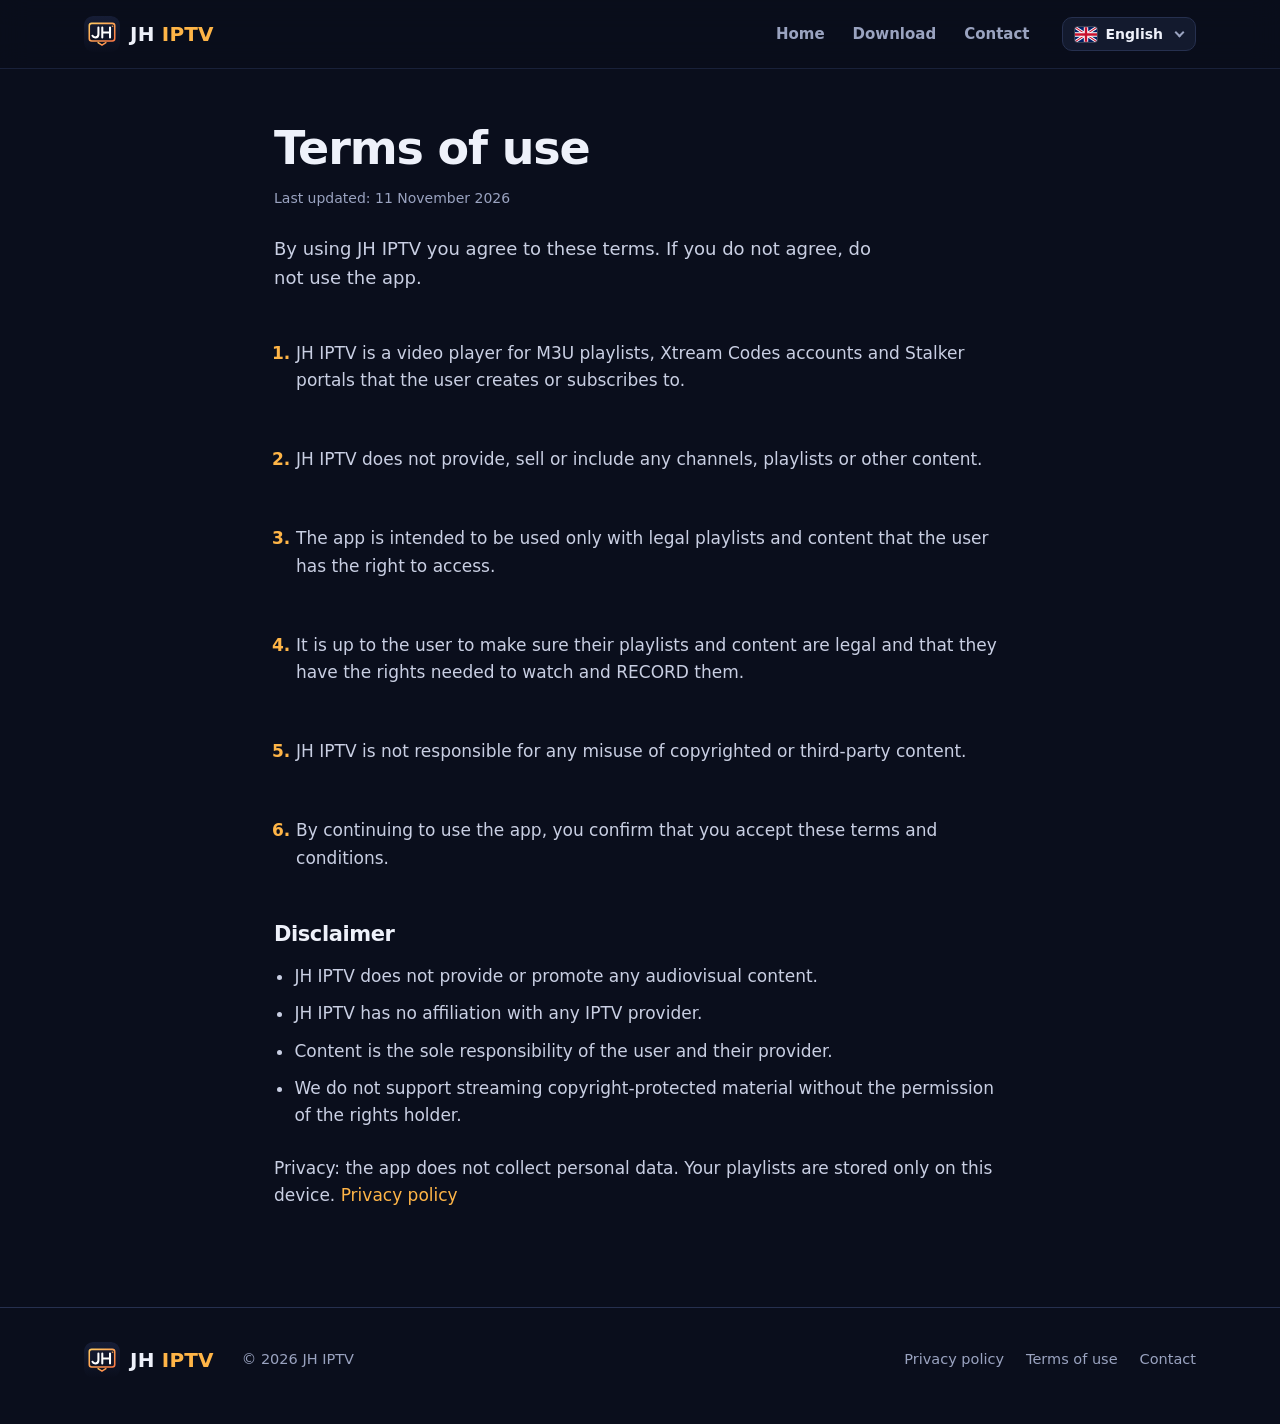
<file: termos.html>
<!doctype html>
<html lang="en">
<head>
<meta charset="utf-8">
<meta name="viewport" content="width=device-width,initial-scale=1,viewport-fit=cover">
<title>JH IPTV</title>
<link rel="canonical" href="https://jhiptv.com/termos">
<meta name="description" content="">
<meta name="theme-color" content="#0A0E1C">
<link rel="icon" href="/logo.svg" type="image/svg+xml">
<link rel="stylesheet" href="/site.css">
</head>
<body>
<header class="top">
  <div class="wrap">
    <a class="brand" href="/"><img src="/logo.svg" alt="" width="36" height="36"><span>JH <b>IPTV</b></span></a>
    <nav class="nav" aria-label="Menu"><a href="/" data-i="foot_home">Início</a><a href="/#descarregar" data-i="nav_dl">Descarregar</a><a href="/#contacto" data-i="nav_ct">Contacto</a></nav>
    <div class="lang"><select id="langSel" aria-label="Idioma / Language">
      <option value="pt">Português</option><option value="en">English</option><option value="es">Español</option><option value="fr">Français</option><option value="de">Deutsch</option><option value="it">Italiano</option><option value="nl">Nederlands</option><option value="pl">Polski</option><option value="ro">Română</option><option value="tr">Türkçe</option><option value="id">Bahasa Indonesia</option><option value="hi">हिन्दी</option><option value="ar">العربية</option><option value="ur">اردو</option>
    </select></div>
  </div>
</header>
<main class="doc" id="doc"></main>
<footer>
  <div class="wrap">
    <a class="brand" href="/"><img src="/logo.svg" alt="" width="30" height="30"><span>JH <b>IPTV</b></span></a>
    <span>© 2026 JH IPTV</span>
    <nav aria-label="Links"><a href="/privacidade" data-i="foot_priv"></a><a href="/termos" data-i="foot_terms"></a><a href="/#contacto" data-i="foot_ct"></a></nav>
  </div>
</footer>
<script src="/site.js"></script>
<script>var TERMS={"pt": {"t": "Termos de utilização", "lead": "Ao usar a JH IPTV aceita estes termos. Se não concordar, não use a app.", "items": ["A JH IPTV é um leitor de vídeo para listas M3U, contas Xtream Codes e portais Stalker que o próprio utilizador cria ou contrata.", "A JH IPTV não fornece, não vende e não inclui canais, listas ou qualquer outro conteúdo.", "A app destina-se a ser usada apenas com listas e conteúdos legais, aos quais o utilizador tem direito de acesso.", "Cabe ao utilizador confirmar que as suas listas e conteúdos são legais e que tem os direitos necessários para os ver e GRAVAR.", "A JH IPTV não se responsabiliza pela utilização indevida de conteúdos protegidos por direitos de autor ou de terceiros.", "Ao continuar a usar a app, confirma que aceita estes termos e condições."], "dh": "Aviso legal", "disc": ["A JH IPTV não fornece nem promove qualquer conteúdo audiovisual.", "A JH IPTV não tem qualquer ligação a fornecedores de IPTV.", "Os conteúdos são da inteira responsabilidade do utilizador e do seu fornecedor.", "Não apoiamos a transmissão de conteúdos protegidos sem autorização do titular dos direitos."], "pv": "Privacidade: a app não recolhe dados pessoais. As suas listas ficam guardadas apenas neste aparelho.", "btn": "Aceitar"}, "en": {"t": "Terms of use", "lead": "By using JH IPTV you agree to these terms. If you do not agree, do not use the app.", "items": ["JH IPTV is a video player for M3U playlists, Xtream Codes accounts and Stalker portals that the user creates or subscribes to.", "JH IPTV does not provide, sell or include any channels, playlists or other content.", "The app is intended to be used only with legal playlists and content that the user has the right to access.", "It is up to the user to make sure their playlists and content are legal and that they have the rights needed to watch and RECORD them.", "JH IPTV is not responsible for any misuse of copyrighted or third-party content.", "By continuing to use the app, you confirm that you accept these terms and conditions."], "dh": "Disclaimer", "disc": ["JH IPTV does not provide or promote any audiovisual content.", "JH IPTV has no affiliation with any IPTV provider.", "Content is the sole responsibility of the user and their provider.", "We do not support streaming copyright-protected material without the permission of the rights holder."], "pv": "Privacy: the app does not collect personal data. Your playlists are stored only on this device.", "btn": "Accept"}, "es": {"t": "Términos de uso", "lead": "Al usar JH IPTV aceptas estos términos. Si no estás de acuerdo, no uses la app.", "items": ["JH IPTV es un reproductor de vídeo para listas M3U, cuentas Xtream Codes y portales Stalker que el propio usuario crea o contrata.", "JH IPTV no proporciona, no vende y no incluye canales, listas ni ningún otro contenido.", "La app está pensada para usarse solo con listas y contenidos legales a los que el usuario tiene derecho de acceso.", "Corresponde al usuario comprobar que sus listas y contenidos son legales y que tiene los derechos necesarios para verlos y GRABARLOS.", "JH IPTV no se responsabiliza del uso indebido de contenidos protegidos por derechos de autor o de terceros.", "Al seguir usando la app, confirmas que aceptas estos términos y condiciones."], "dh": "Aviso legal", "disc": ["JH IPTV no proporciona ni promueve ningún contenido audiovisual.", "JH IPTV no tiene ninguna relación con proveedores de IPTV.", "Los contenidos son responsabilidad exclusiva del usuario y de su proveedor.", "No apoyamos la transmisión de contenidos protegidos sin la autorización del titular de los derechos."], "pv": "Privacidad: la app no recoge datos personales. Tus listas se guardan solo en este dispositivo.", "btn": "Aceptar"}, "fr": {"t": "Conditions d'utilisation", "lead": "En utilisant JH IPTV, vous acceptez ces conditions. Si vous n'êtes pas d'accord, n'utilisez pas l'app.", "items": ["JH IPTV est un lecteur vidéo pour les listes M3U, les comptes Xtream Codes et les portails Stalker que l'utilisateur crée ou auxquels il s'abonne.", "JH IPTV ne fournit, ne vend et n'inclut aucune chaîne, liste ni aucun autre contenu.", "L'app est destinée à être utilisée uniquement avec des listes et contenus légaux auxquels l'utilisateur a le droit d'accéder.", "Il appartient à l'utilisateur de vérifier que ses listes et contenus sont légaux et qu'il dispose des droits nécessaires pour les regarder et les ENREGISTRER.", "JH IPTV n'est pas responsable de l'utilisation abusive de contenus protégés par le droit d'auteur ou appartenant à des tiers.", "En continuant à utiliser l'app, vous confirmez accepter ces conditions générales."], "dh": "Avertissement", "disc": ["JH IPTV ne fournit ni ne promeut aucun contenu audiovisuel.", "JH IPTV n'a aucun lien avec des fournisseurs IPTV.", "Les contenus relèvent de la seule responsabilité de l'utilisateur et de son fournisseur.", "Nous ne soutenons pas la diffusion de contenus protégés sans l'autorisation du titulaire des droits."], "pv": "Confidentialité : l'app ne collecte aucune donnée personnelle. Vos listes sont enregistrées uniquement sur cet appareil.", "btn": "Accepter"}, "de": {"t": "Nutzungsbedingungen", "lead": "Mit der Nutzung von JH IPTV akzeptierst du diese Bedingungen. Wenn du nicht einverstanden bist, nutze die App nicht.", "items": ["JH IPTV ist ein Videoplayer für M3U-Playlists, Xtream-Codes-Konten und Stalker-Portale, die der Nutzer selbst erstellt oder abonniert.", "JH IPTV stellt keine Sender, Playlists oder sonstigen Inhalte bereit, verkauft sie nicht und enthält sie nicht.", "Die App ist nur für die Nutzung mit legalen Playlists und Inhalten gedacht, auf die der Nutzer zugreifen darf.", "Der Nutzer muss selbst sicherstellen, dass seine Playlists und Inhalte legal sind und er die nötigen Rechte hat, sie anzusehen und AUFZUNEHMEN.", "JH IPTV haftet nicht für die missbräuchliche Nutzung urheberrechtlich geschützter Inhalte oder Inhalte Dritter.", "Mit der weiteren Nutzung der App bestätigst du, dass du diese Bedingungen akzeptierst."], "dh": "Haftungsausschluss", "disc": ["JH IPTV stellt keine audiovisuellen Inhalte bereit und bewirbt keine.", "JH IPTV steht in keiner Verbindung zu IPTV-Anbietern.", "Für die Inhalte sind ausschließlich der Nutzer und sein Anbieter verantwortlich.", "Wir unterstützen kein Streaming geschützter Inhalte ohne Erlaubnis des Rechteinhabers."], "pv": "Datenschutz: Die App erhebt keine personenbezogenen Daten. Deine Playlists werden nur auf diesem Gerät gespeichert.", "btn": "Akzeptieren"}, "it": {"t": "Termini di utilizzo", "lead": "Usando JH IPTV accetti questi termini. Se non sei d'accordo, non usare l'app.", "items": ["JH IPTV è un lettore video per playlist M3U, account Xtream Codes e portali Stalker creati o sottoscritti dall'utente.", "JH IPTV non fornisce, non vende e non include canali, playlist o altri contenuti.", "L'app è destinata all'uso esclusivo con playlist e contenuti legali a cui l'utente ha diritto di accedere.", "Spetta all'utente verificare che le proprie playlist e i contenuti siano legali e di avere i diritti necessari per guardarli e REGISTRARLI.", "JH IPTV non è responsabile dell'uso improprio di contenuti protetti da diritto d'autore o di terzi.", "Continuando a usare l'app, confermi di accettare questi termini e condizioni."], "dh": "Avvertenza", "disc": ["JH IPTV non fornisce né promuove alcun contenuto audiovisivo.", "JH IPTV non ha alcun legame con fornitori IPTV.", "I contenuti sono di esclusiva responsabilità dell'utente e del suo fornitore.", "Non sosteniamo lo streaming di contenuti protetti senza l'autorizzazione del titolare dei diritti."], "pv": "Privacy: l'app non raccoglie dati personali. Le tue playlist sono salvate solo su questo dispositivo.", "btn": "Accetta"}, "nl": {"t": "Gebruiksvoorwaarden", "lead": "Door JH IPTV te gebruiken ga je akkoord met deze voorwaarden. Ben je het er niet mee eens, gebruik de app dan niet.", "items": ["JH IPTV is een videospeler voor M3U-lijsten, Xtream Codes-accounts en Stalker-portalen die de gebruiker zelf maakt of waarop hij geabonneerd is.", "JH IPTV levert, verkoopt of bevat geen zenders, lijsten of andere inhoud.", "De app is alleen bedoeld voor legale lijsten en inhoud waartoe de gebruiker toegang mag hebben.", "De gebruiker moet zelf controleren dat zijn lijsten en inhoud legaal zijn en dat hij de rechten heeft om ze te bekijken en OP TE NEMEN.", "JH IPTV is niet verantwoordelijk voor misbruik van auteursrechtelijk beschermde inhoud of inhoud van derden.", "Door de app te blijven gebruiken bevestig je dat je deze voorwaarden accepteert."], "dh": "Disclaimer", "disc": ["JH IPTV levert of promoot geen audiovisuele inhoud.", "JH IPTV is niet verbonden aan een IPTV-aanbieder.", "De inhoud is uitsluitend de verantwoordelijkheid van de gebruiker en zijn aanbieder.", "Wij steunen het streamen van auteursrechtelijk beschermd materiaal zonder toestemming van de rechthebbende niet."], "pv": "Privacy: de app verzamelt geen persoonsgegevens. Je lijsten worden alleen op dit apparaat bewaard.", "btn": "Accepteren"}, "pl": {"t": "Warunki korzystania", "lead": "Korzystając z JH IPTV, akceptujesz te warunki. Jeśli się nie zgadzasz, nie używaj aplikacji.", "items": ["JH IPTV to odtwarzacz wideo dla list M3U, kont Xtream Codes i portali Stalker, które użytkownik tworzy lub subskrybuje.", "JH IPTV nie dostarcza, nie sprzedaje ani nie zawiera żadnych kanałów, list ani innych treści.", "Aplikacja jest przeznaczona wyłącznie do legalnych list i treści, do których użytkownik ma prawo dostępu.", "To użytkownik musi upewnić się, że jego listy i treści są legalne oraz że ma prawa do ich oglądania i NAGRYWANIA.", "JH IPTV nie odpowiada za niewłaściwe wykorzystanie treści chronionych prawem autorskim lub treści osób trzecich.", "Dalsze korzystanie z aplikacji oznacza akceptację tych warunków."], "dh": "Zastrzeżenie", "disc": ["JH IPTV nie dostarcza ani nie promuje żadnych treści audiowizualnych.", "JH IPTV nie jest powiązane z żadnym dostawcą IPTV.", "Za treści odpowiada wyłącznie użytkownik i jego dostawca.", "Nie popieramy przesyłania materiałów chronionych prawem autorskim bez zgody właściciela praw."], "pv": "Prywatność: aplikacja nie zbiera danych osobowych. Twoje listy są przechowywane tylko na tym urządzeniu.", "btn": "Akceptuję"}, "ro": {"t": "Condiții de utilizare", "lead": "Folosind JH IPTV, accepți aceste condiții. Dacă nu ești de acord, nu folosi aplicația.", "items": ["JH IPTV este un player video pentru liste M3U, conturi Xtream Codes și portaluri Stalker pe care utilizatorul le creează sau la care este abonat.", "JH IPTV nu furnizează, nu vinde și nu include canale, liste sau alt conținut.", "Aplicația este destinată doar listelor și conținutului legal la care utilizatorul are dreptul de acces.", "Utilizatorul trebuie să se asigure că listele și conținutul său sunt legale și că are drepturile necesare pentru a le viziona și ÎNREGISTRA.", "JH IPTV nu răspunde pentru utilizarea abuzivă a conținutului protejat de drepturi de autor sau a conținutului terților.", "Continuând să folosești aplicația, confirmi că accepți aceste condiții."], "dh": "Declinarea responsabilității", "disc": ["JH IPTV nu furnizează și nu promovează conținut audiovizual.", "JH IPTV nu are nicio legătură cu vreun furnizor IPTV.", "Conținutul este responsabilitatea exclusivă a utilizatorului și a furnizorului său.", "Nu susținem transmiterea de materiale protejate de drepturi de autor fără permisiunea titularului drepturilor."], "pv": "Confidențialitate: aplicația nu colectează date personale. Listele tale sunt păstrate doar pe acest dispozitiv.", "btn": "Accept"}, "tr": {"t": "Kullanım koşulları", "lead": "JH IPTV’yi kullanarak bu koşulları kabul etmiş olursunuz. Kabul etmiyorsanız uygulamayı kullanmayın.", "items": ["JH IPTV, kullanıcının oluşturduğu veya abone olduğu M3U listeleri, Xtream Codes hesapları ve Stalker portalları için bir video oynatıcıdır.", "JH IPTV hiçbir kanal, liste veya başka içerik sağlamaz, satmaz ya da içermez.", "Uygulama yalnızca kullanıcının erişim hakkı olan yasal listeler ve içeriklerle kullanılmak içindir.", "Listelerinin ve içeriklerinin yasal olduğundan ve bunları izleme ve KAYDETME haklarına sahip olduğundan emin olmak kullanıcının sorumluluğundadır.", "JH IPTV, telif hakkıyla korunan veya üçüncü taraflara ait içeriğin kötüye kullanılmasından sorumlu değildir.", "Uygulamayı kullanmaya devam ederek bu koşulları kabul ettiğinizi onaylarsınız."], "dh": "Sorumluluk reddi", "disc": ["JH IPTV hiçbir görsel-işitsel içerik sağlamaz veya tanıtmaz.", "JH IPTV’nin herhangi bir IPTV sağlayıcısıyla bağlantısı yoktur.", "İçerik yalnızca kullanıcının ve sağlayıcısının sorumluluğundadır.", "Telif hakkıyla korunan materyalin hak sahibinin izni olmadan yayınlanmasını desteklemiyoruz."], "pv": "Gizlilik: uygulama kişisel veri toplamaz. Listeleriniz yalnızca bu cihazda saklanır.", "btn": "Kabul et"}, "id": {"t": "Ketentuan penggunaan", "lead": "Dengan menggunakan JH IPTV, Anda menyetujui ketentuan ini. Jika tidak setuju, jangan gunakan aplikasi.", "items": ["JH IPTV adalah pemutar video untuk daftar M3U, akun Xtream Codes, dan portal Stalker yang dibuat atau dilanggan pengguna.", "JH IPTV tidak menyediakan, menjual, atau memuat saluran, daftar, atau konten apa pun.", "Aplikasi ini hanya untuk daftar dan konten legal yang berhak diakses pengguna.", "Pengguna wajib memastikan daftar dan kontennya legal serta memiliki hak untuk menonton dan MEREKAMNYA.", "JH IPTV tidak bertanggung jawab atas penyalahgunaan konten berhak cipta atau milik pihak ketiga.", "Dengan terus menggunakan aplikasi, Anda menyatakan menerima ketentuan ini."], "dh": "Penafian", "disc": ["JH IPTV tidak menyediakan atau mempromosikan konten audiovisual apa pun.", "JH IPTV tidak berafiliasi dengan penyedia IPTV mana pun.", "Konten sepenuhnya tanggung jawab pengguna dan penyedianya.", "Kami tidak mendukung penayangan materi berhak cipta tanpa izin pemegang hak."], "pv": "Privasi: aplikasi tidak mengumpulkan data pribadi. Daftar Anda hanya disimpan di perangkat ini.", "btn": "Terima"}, "hi": {"t": "उपयोग की शर्तें", "lead": "JH IPTV का उपयोग करके आप इन शर्तों से सहमत होते हैं। सहमत नहीं हैं तो ऐप का उपयोग न करें।", "items": ["JH IPTV, उपयोगकर्ता द्वारा बनाई गई या सब्सक्राइब की गई M3U सूचियों, Xtream Codes खातों और Stalker पोर्टलों के लिए एक वीडियो प्लेयर है।", "JH IPTV कोई चैनल, सूची या अन्य सामग्री न देता है, न बेचता है और न उसमें शामिल है।", "ऐप केवल उन कानूनी सूचियों और सामग्री के साथ उपयोग के लिए है जिन तक पहुँच का उपयोगकर्ता को अधिकार है।", "यह सुनिश्चित करना उपयोगकर्ता की ज़िम्मेदारी है कि उसकी सूचियाँ और सामग्री कानूनी हैं और उसके पास उन्हें देखने और रिकॉर्ड करने के अधिकार हैं।", "कॉपीराइट या तृतीय-पक्ष सामग्री के दुरुपयोग के लिए JH IPTV ज़िम्मेदार नहीं है।", "ऐप का उपयोग जारी रखकर आप पुष्टि करते हैं कि आप ये शर्तें स्वीकार करते हैं।"], "dh": "अस्वीकरण", "disc": ["JH IPTV कोई ऑडियो-विज़ुअल सामग्री न देता है न उसका प्रचार करता है।", "JH IPTV का किसी IPTV प्रदाता से कोई संबंध नहीं है।", "सामग्री की पूरी ज़िम्मेदारी उपयोगकर्ता और उसके प्रदाता की है।", "हम अधिकार धारक की अनुमति के बिना कॉपीराइट सामग्री की स्ट्रीमिंग का समर्थन नहीं करते।"], "pv": "गोपनीयता: ऐप कोई व्यक्तिगत डेटा एकत्र नहीं करता। आपकी सूचियाँ केवल इसी डिवाइस पर रहती हैं।", "btn": "स्वीकार करें"}, "ar": {"t": "شروط الاستخدام", "lead": "باستخدامك JH IPTV فإنك توافق على هذه الشروط. إذا لم توافق فلا تستخدم التطبيق.", "items": ["JH IPTV مشغّل فيديو لقوائم M3U وحسابات Xtream Codes وبوابات Stalker التي ينشئها المستخدم أو يشترك فيها.", "لا يوفّر JH IPTV أي قنوات أو قوائم أو محتوى آخر ولا يبيعها ولا يتضمنها.", "التطبيق مخصص للاستخدام فقط مع القوائم والمحتوى القانوني الذي يحق للمستخدم الوصول إليه.", "على المستخدم التأكد من أن قوائمه ومحتواه قانونية وأنه يملك حقوق مشاهدتها وتسجيلها.", "JH IPTV غير مسؤول عن أي سوء استخدام لمحتوى محمي بحقوق النشر أو لمحتوى الغير.", "باستمرارك في استخدام التطبيق تؤكد قبولك لهذه الشروط."], "dh": "إخلاء المسؤولية", "disc": ["لا يوفّر JH IPTV أي محتوى سمعي بصري ولا يروّج له.", "لا يرتبط JH IPTV بأي مزوّد IPTV.", "المحتوى مسؤولية المستخدم ومزوّده وحدهما.", "لا ندعم بث المواد المحمية بحقوق النشر دون إذن صاحب الحقوق."], "pv": "الخصوصية: لا يجمع التطبيق بيانات شخصية. تُحفظ قوائمك على هذا الجهاز فقط.", "btn": "موافق"}, "ur": {"t": "استعمال کی شرائط", "lead": "JH IPTV استعمال کر کے آپ ان شرائط سے اتفاق کرتے ہیں۔ اگر آپ متفق نہیں تو ایپ استعمال نہ کریں۔", "items": ["JH IPTV صارف کی بنائی یا سبسکرائب کی گئی M3U فہرستوں، Xtream Codes اکاؤنٹس اور Stalker پورٹلز کے لیے ایک ویڈیو پلیئر ہے۔", "JH IPTV کوئی چینل، فہرست یا دوسرا مواد فراہم نہیں کرتی، نہ بیچتی ہے اور نہ اس میں شامل ہے۔", "ایپ صرف ان قانونی فہرستوں اور مواد کے ساتھ استعمال کے لیے ہے جن تک رسائی کا صارف کو حق ہے۔", "یہ یقینی بنانا صارف کی ذمہ داری ہے کہ اس کی فہرستیں اور مواد قانونی ہیں اور اسے انہیں دیکھنے اور ریکارڈ کرنے کا حق حاصل ہے۔", "JH IPTV کاپی رائٹ یا تیسرے فریق کے مواد کے غلط استعمال کی ذمہ دار نہیں۔", "ایپ کا استعمال جاری رکھ کر آپ تصدیق کرتے ہیں کہ آپ یہ شرائط قبول کرتے ہیں۔"], "dh": "دستبرداری", "disc": ["JH IPTV کوئی آڈیو ویژول مواد فراہم یا اس کی تشہیر نہیں کرتی۔", "JH IPTV کا کسی IPTV فراہم کنندہ سے کوئی تعلق نہیں۔", "مواد کی ذمہ داری صرف صارف اور اس کے فراہم کنندہ کی ہے۔", "ہم حق دار کی اجازت کے بغیر کاپی رائٹ مواد کی اسٹریمنگ کی حمایت نہیں کرتے۔"], "pv": "رازداری: ایپ کوئی ذاتی ڈیٹا جمع نہیں کرتی۔ آپ کی فہرستیں صرف اسی ڈیوائس پر محفوظ رہتی ہیں۔", "btn": "قبول کریں"}};</script>
<script>
function esc(s){return String(s).replace(/[&<>"]/g,function(c){return{"&":"&amp;","<":"&lt;",">":"&gt;",'"':"&quot;"}[c]})}
var UPD={pt:"Última atualização: 11 de novembro de 2026",en:"Last updated: 11 November 2026",es:"Última actualización: 11 de noviembre de 2026",fr:"Dernière mise à jour : 11 novembre 2026",de:"Zuletzt aktualisiert: 11. November 2026",it:"Ultimo aggiornamento: 11 novembre 2026",nl:"Laatst bijgewerkt: 11 november 2026",pl:"Ostatnia aktualizacja: 11 listopada 2026",ro:"Ultima actualizare: 11 noiembrie 2026",tr:"Son güncelleme: 11 Kasım 2026",id:"Terakhir diperbarui: 11 November 2026",hi:"अंतिम अपडेट: 11 नवंबर 2026",ar:"آخر تحديث: 11 نوفمبر 2026",ur:"آخری اپ ڈیٹ: 11 نومبر 2026"};
window.jhOnLang=function(l){var d=TERMS[l]||TERMS.en;document.getElementById("doc").innerHTML="<h1>"+esc(d.t)+"</h1><p class=\"upd\">"+esc(UPD[l]||UPD.en)+"</p><p class=\"lead\">"+esc(d.lead)+"</p><ol>"+d.items.map(function(i){return"<li><p>"+esc(i)+"</p></li>"}).join("")+"</ol><h2 style=\"margin-top:34px\">"+esc(d.dh)+"</h2><ul>"+d.disc.map(function(i){return"<li>"+esc(i)+"</li>"}).join("")+"</ul><p style=\"margin-top:26px\">"+esc(d.pv)+" <a href=\"/privacidade/\">"+esc(jt("foot_priv"))+"</a></p>"};
var T={};for(var k in TERMS)T[k]={title:TERMS[k].t+" — JH IPTV",desc:TERMS[k].lead};jhInit(T);
</script>
</body>
</html>
</file>
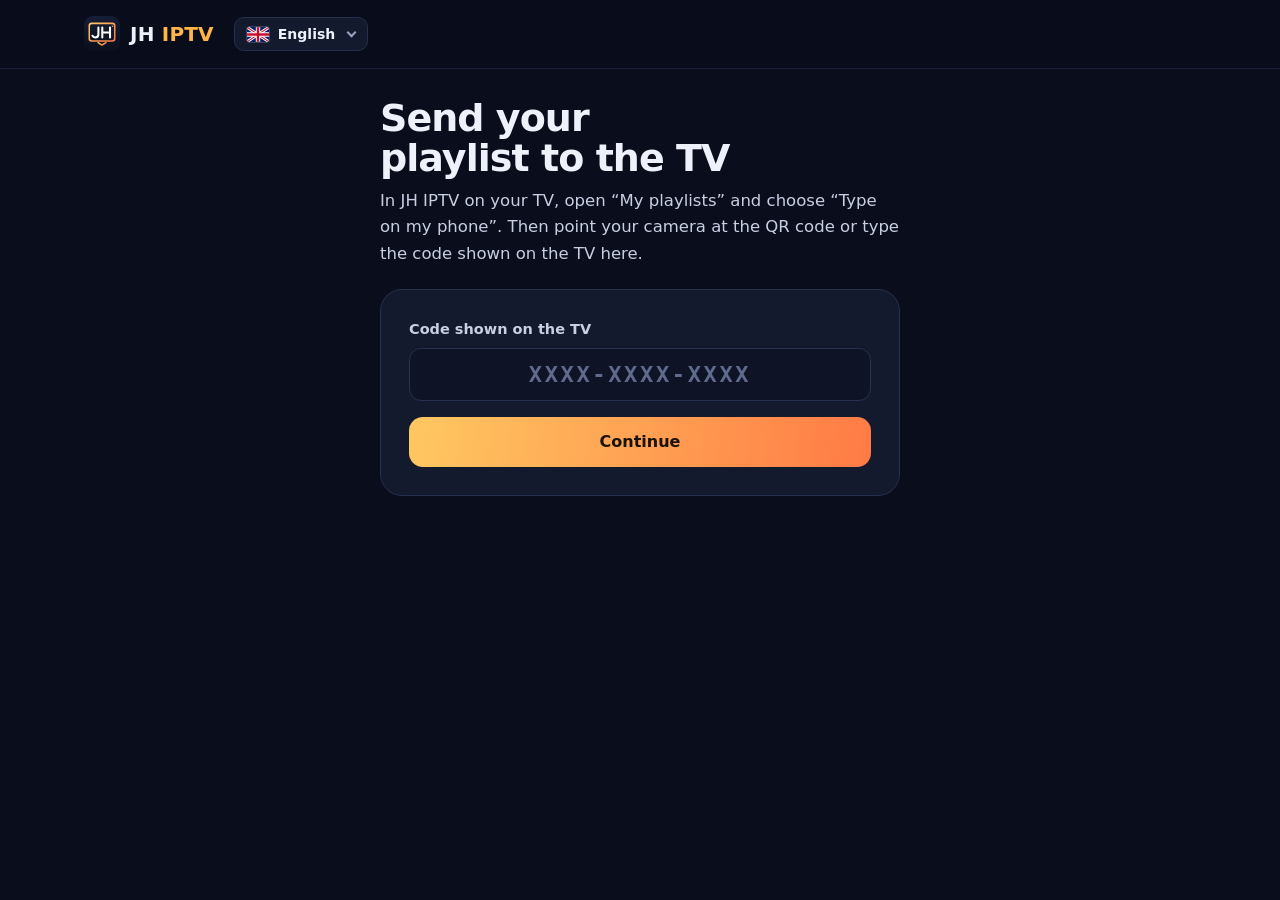
<file: tv.html>
<!doctype html>
<html lang="pt">
<head>
<meta charset="utf-8">
<meta name="viewport" content="width=device-width,initial-scale=1,viewport-fit=cover">
<meta name="referrer" content="no-referrer">
<meta name="robots" content="noindex">
<title>JH IPTV</title>
<link rel="canonical" href="https://jhiptv.com/tv">
<meta name="theme-color" content="#0A0E1C">
<link rel="icon" href="/logo.svg" type="image/svg+xml">
<link rel="stylesheet" href="/site.css">
<style>
.qcard{margin-bottom:18px;display:grid;gap:10px}
.qh{font-size:14px;letter-spacing:.02em;color:var(--muted);font-weight:600}
.qlist{list-style:none;margin:0;padding:0;display:grid;gap:8px}
.qlist li{display:flex;align-items:center;gap:12px;padding:10px 12px;border-radius:12px;background:var(--bg);border:1px solid var(--line)}
.qlist .qn{flex:1 1 auto;min-width:0;display:grid}
.qlist .qn b{overflow:hidden;text-overflow:ellipsis;white-space:nowrap}
.qlist .qn small{color:var(--muted);overflow:hidden;text-overflow:ellipsis;white-space:nowrap}
.qlist button{flex:0 0 auto;background:none;border:1px solid var(--line);color:var(--muted);border-radius:10px;padding:8px 12px;font:inherit;font-size:14px;cursor:pointer}
.qlist button:hover{color:var(--fg,#fff);border-color:var(--muted)}
</style>
</head>
<body>
<header class="top">
  <div class="wrap">
    <a class="brand" href="/"><img src="/logo.svg" alt="" width="36" height="36"><span>JH <b>IPTV</b></span></a>
    <div class="lang"><select id="langSel" aria-label="Idioma / Language">
      <option value="pt">Português</option><option value="en">English</option><option value="es">Español</option><option value="fr">Français</option><option value="de">Deutsch</option><option value="it">Italiano</option>
    </select></div>
  </div>
</header>

<main class="pair">
  <!-- 1) código -->
  <div id="vCode" hidden>
    <h1 data-i="h"></h1>
    <p class="lead" data-i="help"></p>
    <form class="card" id="codeForm" novalidate>
      <label><span data-i="code_l"></span><input id="codeIn" class="codein" maxlength="14" autocomplete="off" autocapitalize="characters" spellcheck="false" placeholder="XXXX-XXXX-XXXX" inputmode="text"></label>
      <button class="btn primary" type="submit" data-i="code_btn"></button>
      <div class="msg" id="codeMsg" role="status"></div>
    </form>
  </div>

  <!-- 2) dados da lista -->
  <div id="vForm" hidden>
    <h1 data-i="h"></h1>
    <p class="lead" data-i="lead"></p>
    <div class="tvcode">
      <svg viewBox="0 0 24 24" aria-hidden="true"><rect x="2.5" y="5" width="19" height="12.5" rx="2" fill="none" stroke="currentColor" stroke-width="1.8"/><path d="M9 2.5l3 2.5 3-2.5M7 20.5h10" fill="none" stroke="currentColor" stroke-width="1.8" stroke-linecap="round" stroke-linejoin="round"/></svg>
      <div><small data-i="linked"></small><b id="codeShow"></b></div>
      <button type="button" id="chg" data-i="change"></button>
    </div>
    <div class="card qcard" id="qCard" hidden>
      <b class="qh" data-i="queue_h"></b>
      <ul class="qlist" id="qList"></ul>
    </div>
    <form class="card" id="listForm" novalidate autocomplete="off">
      <div class="seg" role="group" style="grid-template-columns:repeat(3,1fr)">
        <button type="button" id="tX" aria-pressed="true">Xtream Codes</button>
        <button type="button" id="tM" aria-pressed="false" data-i="tab_m"></button>
        <button type="button" id="tS" aria-pressed="false">Stalker</button>
      </div>
      <label><span data-i="f_name"></span><input id="fName" maxlength="40" data-ip="p_name"></label>
      <div id="xF" style="display:grid;gap:16px">
        <label><span data-i="f_srv"></span><input id="fServer" type="url" inputmode="url" autocapitalize="off" spellcheck="false" placeholder="http://servidor.com:8080"></label>
        <label><span data-i="f_user"></span><input id="fUser" autocapitalize="off" spellcheck="false"></label>
        <label><span data-i="f_pass"></span><span class="pw"><input id="fPass" type="password" autocapitalize="off" spellcheck="false" autocomplete="off"><button type="button" id="pwT" data-i="show"></button></span></label>
      </div>
      <div id="mF" style="display:none;gap:16px">
        <label><span data-i="f_m3u"></span><input id="fM3u" type="url" inputmode="url" autocapitalize="off" spellcheck="false" placeholder="http://…/get.php?username=…"></label>
        <label><span data-i="f_epg"></span><input id="fEpg" type="url" inputmode="url" autocapitalize="off" spellcheck="false" placeholder="http://…/xmltv.php?…"></label>
      </div>
      <div id="sF" style="display:none;gap:16px">
        <label><span>Portal</span><input id="fPortal" type="url" inputmode="url" autocapitalize="off" spellcheck="false" placeholder="http://portal.com:8080/c/"></label>
        <label><span>MAC</span><input id="fMac" autocapitalize="characters" spellcheck="false" autocomplete="off" maxlength="17" placeholder="00:1A:79:00:00:00"></label>
      </div>
      <button class="btn" type="button" id="moreBtn"><span data-i="add_more"></span></button>
      <p class="fine" data-i="more_hint"></p>
      <button class="btn primary" type="submit" id="sendBtn"><span id="sendLbl"></span></button>
      <div class="msg" id="formMsg" role="status" aria-live="polite"></div>
      <p class="fine" data-i="foot"></p>
    </form>
  </div>

  <!-- 3) enviado -->
  <div id="vDone" class="done" hidden>
    <div class="big"><svg viewBox="0 0 24 24" aria-hidden="true"><path d="M5 12.5l4.5 4.5L19 7.5" fill="none" stroke="currentColor" stroke-width="2.4" stroke-linecap="round" stroke-linejoin="round"/></svg></div>
    <h1 data-i="done_h"></h1>
    <p class="lead" id="doneP" data-i="done_p" style="margin:0 auto 26px"></p>
    <button class="btn" type="button" id="again" data-i="again"></button>
    <p class="fine" data-i="more_15" style="max-width:34em;margin:18px auto 0"></p>
  </div>
</main>

<script src="/site.js"></script>
<script src="/nacl.min.js"></script>
<script src="/pair.js"></script>
<script>
var I18N_TV={
pt:{add_more:"＋ Adicionar outra lista",more_hint:"Tem várias listas? Carregue em «Adicionar outra lista» e escreva a seguinte. No fim vão todas de uma vez para a TV.",queue_h:"Listas prontas a enviar",remove:"Remover",send_n:"Enviar {n} listas para a TV",done_pn:"Olhe para a TV: as listas já lá estão, todas de uma vez.",title:"Enviar lista para a TV — JH IPTV",h:"Enviar a lista para a TV",lead:"Escreva aqui os dados da sua lista. São cifrados no telemóvel e só a sua TV os consegue ler.",
help:"Na JH IPTV da TV, abra «As minhas listas» e escolha «Escrever no telemóvel». Depois aponte a câmara ao código QR ou escreva aqui o código que aparece na TV.",
code_l:"Código mostrado na TV",code_btn:"Continuar",code_err:"O código tem 12 letras e números. Confira na TV.",linked:"Ligado à TV com o código",change:"Mudar",
tab_m:"Link M3U",f_name:"Nome da lista",p_name:"Ex.: Casa",f_srv:"Servidor",f_user:"Utilizador",f_pass:"Palavra-passe",show:"Mostrar",hide:"Esconder",f_m3u:"Link M3U",f_epg:"Link EPG (opcional)",
send:"Enviar para a TV",sending:"A enviar…",e_x:"Preencha o servidor, o utilizador e a palavra-passe.",e_m:"Escreva o link M3U completo (começa por http).",e_net:"Não foi possível enviar. Verifique a internet e tente outra vez.",
done_h:"Enviado!",done_p:"Olhe para a TV: a lista já lá está. Se a TV pedir, confirme em «Adicionar e entrar».",again:"Enviar outra lista",more_15:"Tem mais listas? Durante 15 minutos a TV continua a receber: não precisa de ler o código outra vez (com a versão mais recente da app).",
foot:"Os dados passam cifrados por um serviço de mensagens (ntfy.sh) e são apagados automaticamente. Não ficam guardados neste site."},
en:{add_more:"＋ Add another playlist",more_hint:"Got several playlists? Press “Add another playlist” and type the next one. At the end they all go to the TV at once.",queue_h:"Playlists ready to send",remove:"Remove",send_n:"Send {n} playlists to the TV",done_pn:"Look at your TV: the playlists are already there, all at once.",title:"Send a playlist to your TV — JH IPTV",h:"Send your playlist to the TV",lead:"Type your playlist details here. They're encrypted on your phone and only your TV can read them.",
help:"In JH IPTV on your TV, open “My playlists” and choose “Type on my phone”. Then point your camera at the QR code or type the code shown on the TV here.",
code_l:"Code shown on the TV",code_btn:"Continue",code_err:"The code has 12 letters and numbers. Check it on the TV.",linked:"Linked to the TV with code",change:"Change",
tab_m:"M3U link",f_name:"Playlist name",p_name:"E.g. Home",f_srv:"Server",f_user:"Username",f_pass:"Password",show:"Show",hide:"Hide",f_m3u:"M3U link",f_epg:"EPG link (optional)",
send:"Send to TV",sending:"Sending…",e_x:"Fill in the server, username and password.",e_m:"Type the full M3U link (starts with http).",e_net:"Couldn't send. Check your internet connection and try again.",
done_h:"Sent!",done_p:"Look at your TV: the playlist is already there. If the TV asks, confirm with “Add and sign in”.",again:"Send another playlist",more_15:"More playlists? For 15 minutes the TV keeps receiving, so you don't need to scan the code again (with the latest version of the app).",
foot:"Your details travel encrypted through a messaging service (ntfy.sh) and are deleted automatically. Nothing is stored on this website."},
es:{add_more:"＋ Añadir otra lista",more_hint:"¿Tienes varias listas? Pulsa «Añadir otra lista» y escribe la siguiente. Al final se envían todas a la TV de una vez.",queue_h:"Listas preparadas para enviar",remove:"Quitar",send_n:"Enviar {n} listas a la TV",done_pn:"Mira la TV: las listas ya están allí, todas de una vez.",title:"Enviar lista a la TV — JH IPTV",h:"Enviar la lista a la TV",lead:"Escribe aquí los datos de tu lista. Se cifran en el móvil y solo tu TV puede leerlos.",
help:"En JH IPTV de la TV, abre «Mis listas» y elige «Escribir en el móvil». Después apunta la cámara al código QR o escribe aquí el código que aparece en la TV.",
code_l:"Código que aparece en la TV",code_btn:"Continuar",code_err:"El código tiene 12 letras y números. Compruébalo en la TV.",linked:"Conectado a la TV con el código",change:"Cambiar",
tab_m:"Enlace M3U",f_name:"Nombre de la lista",p_name:"Ej.: Casa",f_srv:"Servidor",f_user:"Usuario",f_pass:"Contraseña",show:"Mostrar",hide:"Ocultar",f_m3u:"Enlace M3U",f_epg:"Enlace EPG (opcional)",
send:"Enviar a la TV",sending:"Enviando…",e_x:"Rellena el servidor, el usuario y la contraseña.",e_m:"Escribe el enlace M3U completo (empieza por http).",e_net:"No se pudo enviar. Comprueba internet e inténtalo de nuevo.",
done_h:"¡Enviado!",done_p:"Mira la TV: la lista ya está allí. Si la TV lo pide, confirma en «Añadir y entrar».",again:"Enviar otra lista",more_15:"¿Tienes más listas? Durante 15 minutos la TV sigue recibiendo: no hace falta leer el código otra vez (con la última versión de la app).",
foot:"Los datos viajan cifrados por un servicio de mensajes (ntfy.sh) y se borran automáticamente. No se guardan en este sitio."},
fr:{add_more:"＋ Ajouter une autre liste",more_hint:"Vous avez plusieurs listes ? Appuyez sur « Ajouter une autre liste » et saisissez la suivante. À la fin, elles partent toutes en une fois vers la TV.",queue_h:"Listes prêtes à envoyer",remove:"Retirer",send_n:"Envoyer {n} listes à la TV",done_pn:"Regardez la TV : les listes y sont déjà, toutes en une fois.",title:"Envoyer une liste à la TV — JH IPTV",h:"Envoyer la liste à la TV",lead:"Saisissez ici les données de votre liste. Elles sont chiffrées sur le téléphone et seule votre TV peut les lire.",
help:"Dans JH IPTV sur la TV, ouvrez « Mes listes » et choisissez « Saisir sur le téléphone ». Puis scannez le QR code ou saisissez ici le code affiché sur la TV.",
code_l:"Code affiché sur la TV",code_btn:"Continuer",code_err:"Le code comporte 12 lettres et chiffres. Vérifiez-le sur la TV.",linked:"Relié à la TV avec le code",change:"Changer",
tab_m:"Lien M3U",f_name:"Nom de la liste",p_name:"Ex. : Maison",f_srv:"Serveur",f_user:"Utilisateur",f_pass:"Mot de passe",show:"Afficher",hide:"Masquer",f_m3u:"Lien M3U",f_epg:"Lien EPG (facultatif)",
send:"Envoyer à la TV",sending:"Envoi…",e_x:"Indiquez le serveur, l'utilisateur et le mot de passe.",e_m:"Saisissez le lien M3U complet (commence par http).",e_net:"Envoi impossible. Vérifiez la connexion et réessayez.",
done_h:"Envoyé !",done_p:"Regardez la TV : la liste y est déjà. Si la TV le demande, confirmez avec « Ajouter et se connecter ».",again:"Envoyer une autre liste",more_15:"D'autres listes ? Pendant 15 minutes, la TV continue de recevoir : inutile de rescanner le code (avec la dernière version de l'application).",
foot:"Vos données transitent chiffrées par un service de messagerie (ntfy.sh) et sont effacées automatiquement. Rien n'est enregistré sur ce site."},
de:{add_more:"＋ Weitere Playlist hinzufügen",more_hint:"Mehrere Playlists? Tippe auf „Weitere Playlist hinzufügen“ und gib die nächste ein. Am Ende gehen alle auf einmal an den Fernseher.",queue_h:"Playlists bereit zum Senden",remove:"Entfernen",send_n:"{n} Playlists an den Fernseher senden",done_pn:"Schau auf den Fernseher: Die Playlists sind schon da, alle auf einmal.",title:"Playlist an den Fernseher senden — JH IPTV",h:"Playlist an den Fernseher senden",lead:"Gib hier die Daten deiner Playlist ein. Sie werden auf dem Handy verschlüsselt und nur dein Fernseher kann sie lesen.",
help:"Öffne in JH IPTV auf dem Fernseher „Meine Playlists“ und wähle „Auf dem Handy eingeben“. Scanne dann den QR-Code oder gib hier den Code vom Fernseher ein.",
code_l:"Code auf dem Fernseher",code_btn:"Weiter",code_err:"Der Code hat 12 Buchstaben und Ziffern. Bitte am Fernseher prüfen.",linked:"Mit dem Fernseher verbunden, Code",change:"Ändern",
tab_m:"M3U-Link",f_name:"Name der Playlist",p_name:"z. B. Zuhause",f_srv:"Server",f_user:"Benutzername",f_pass:"Passwort",show:"Anzeigen",hide:"Verbergen",f_m3u:"M3U-Link",f_epg:"EPG-Link (optional)",
send:"An den Fernseher senden",sending:"Wird gesendet…",e_x:"Bitte Server, Benutzername und Passwort angeben.",e_m:"Gib den vollständigen M3U-Link ein (beginnt mit http).",e_net:"Senden fehlgeschlagen. Prüfe die Internetverbindung und versuch es erneut.",
done_h:"Gesendet!",done_p:"Schau auf den Fernseher: Die Playlist ist schon da. Falls der Fernseher fragt, bestätige mit „Hinzufügen und anmelden“.",again:"Weitere Playlist senden",more_15:"Noch mehr Playlists? Der Fernseher empfängt 15 Minuten lang weiter – du musst den Code nicht erneut scannen (mit der neuesten Version der App).",
foot:"Deine Daten laufen verschlüsselt über einen Nachrichtendienst (ntfy.sh) und werden automatisch gelöscht. Auf dieser Website wird nichts gespeichert."},
it:{add_more:"＋ Aggiungi un'altra playlist",more_hint:"Hai più playlist? Premi «Aggiungi un'altra playlist» e scrivi la successiva. Alla fine vanno tutte insieme alla TV.",queue_h:"Playlist pronte da inviare",remove:"Rimuovi",send_n:"Invia {n} playlist alla TV",done_pn:"Guarda la TV: le playlist sono già lì, tutte insieme.",title:"Invia la playlist alla TV — JH IPTV",h:"Invia la playlist alla TV",lead:"Scrivi qui i dati della tua playlist. Vengono cifrati sul telefono e solo la tua TV può leggerli.",
help:"In JH IPTV sulla TV, apri «Le mie playlist» e scegli «Scrivi sul telefono». Poi inquadra il codice QR o scrivi qui il codice mostrato sulla TV.",
code_l:"Codice mostrato sulla TV",code_btn:"Continua",code_err:"Il codice ha 12 lettere e numeri. Controllalo sulla TV.",linked:"Collegato alla TV con il codice",change:"Cambia",
tab_m:"Link M3U",f_name:"Nome della playlist",p_name:"Es.: Casa",f_srv:"Server",f_user:"Nome utente",f_pass:"Password",show:"Mostra",hide:"Nascondi",f_m3u:"Link M3U",f_epg:"Link EPG (facoltativo)",
send:"Invia alla TV",sending:"Invio…",e_x:"Inserisci server, nome utente e password.",e_m:"Scrivi il link M3U completo (inizia con http).",e_net:"Invio non riuscito. Controlla la connessione e riprova.",
done_h:"Inviato!",done_p:"Guarda la TV: la playlist è già lì. Se la TV lo chiede, conferma con «Aggiungi ed entra».",again:"Invia un'altra playlist",more_15:"Hai altre playlist? Per 15 minuti la TV continua a ricevere: non serve inquadrare di nuovo il codice (con l'ultima versione dell'app).",
foot:"I dati viaggiano cifrati tramite un servizio di messaggi (ntfy.sh) e vengono cancellati automaticamente. Nulla viene salvato su questo sito."}
};
(function(){
  var $=function(i){return document.getElementById(i)},code="",tab="x";
  jhInit(I18N_TV);
  function view(v){["vCode","vForm","vDone"].forEach(function(k){$(k).hidden=k!==v});window.scrollTo(0,0)}
  function msg(id,t){var m=$(id);m.textContent=t||"";m.className=t?"msg err":"msg"}
  function useCode(c){code=JHPAIR.norm(c);$("codeShow").textContent=JHPAIR.fmt(code);view("vForm");setTimeout(function(){$("fName").focus()},50)}
  function setTab(t){tab=t;$("tX").setAttribute("aria-pressed",t==="x");$("tM").setAttribute("aria-pressed",t==="m");$("tS").setAttribute("aria-pressed",t==="s");$("xF").style.display=t==="x"?"grid":"none";$("mF").style.display=t==="m"?"grid":"none";$("sF").style.display=t==="s"?"grid":"none";msg("formMsg","")}
  $("tX").onclick=function(){setTab("x")};$("tM").onclick=function(){setTab("m")};$("tS").onclick=function(){setTab("s")};
  function macNorm(m){var h=String(m||"").toUpperCase().replace(/[^0-9A-F]/g,"");return h.length===12?h.match(/../g).join(":"):""}
  var E_S={pt:"Escreva o endereço do portal e o MAC (12 letras e números, ex.: 00:1A:79:00:00:00).",en:"Enter the portal address and the MAC (12 letters and digits, e.g. 00:1A:79:00:00:00).",es:"Escribe la dirección del portal y la MAC (12 letras y números, p. ej. 00:1A:79:00:00:00).",fr:"Saisissez l’adresse du portail et la MAC (12 lettres et chiffres, ex. 00:1A:79:00:00:00).",de:"Portal-Adresse und MAC eingeben (12 Buchstaben und Ziffern, z. B. 00:1A:79:00:00:00).",it:"Inserisci l’indirizzo del portale e il MAC (12 lettere e cifre, es. 00:1A:79:00:00:00).",ar:"اكتب عنوان البوابة وعنوان MAC (12 حرفًا ورقمًا، مثل 00:1A:79:00:00:00).",nl:"Vul het portaaladres en het MAC-adres in (12 letters en cijfers, bijv. 00:1A:79:00:00:00).",pl:"Wpisz adres portalu i MAC (12 liter i cyfr, np. 00:1A:79:00:00:00).",ro:"Scrieți adresa portalului și MAC-ul (12 litere și cifre, ex. 00:1A:79:00:00:00).",tr:"Portal adresini ve MAC’i yazın (12 harf ve rakam, örn. 00:1A:79:00:00:00).",id:"Tulis alamat portal dan MAC (12 huruf dan angka, mis. 00:1A:79:00:00:00).",hi:"पोर्टल का पता और MAC लिखें (12 अक्षर और अंक, जैसे 00:1A:79:00:00:00)।",ur:"پورٹل کا پتہ اور MAC لکھیں (12 حروف اور ہندسے، مثلاً 00:1A:79:00:00:00)۔"};
  function eS(){var l=(document.documentElement.lang||"en").slice(0,2).toLowerCase();return E_S[l]||E_S.en}
  window.jhOnLang=function(){$("pwT").textContent=jt($("fPass").type==="password"?"show":"hide")};
  $("pwT").onclick=function(){var p=$("fPass");p.type=p.type==="password"?"text":"password";window.jhOnLang()};
  /* código vindo do QR (#XXXX…) — fica só no telemóvel; o "#" nunca é enviado ao servidor */
  var h=decodeURIComponent((location.hash||"").slice(1));
  if(h&&JHPAIR.valid(h)){useCode(h);try{history.replaceState(null,"",location.pathname)}catch(e){}}else view("vCode");
  $("codeForm").onsubmit=function(e){e.preventDefault();var v=$("codeIn").value;if(!JHPAIR.valid(v)){msg("codeMsg",jt("code_err"));return}msg("codeMsg","");useCode(v)};
  $("codeIn").addEventListener("input",function(){var c=JHPAIR.norm(this.value).slice(0,12),o=c.replace(/(.{4})(?=.)/g,"$1-");if(o!==this.value)this.value=o});
  $("chg").onclick=function(){code="";$("codeIn").value="";view("vCode");$("codeIn").focus()};
  $("again").onclick=function(){view("vForm")};
  function fixUrl(u){u=u.trim();if(u&&!/^https?:\/\//i.test(u))u="http://"+u;return u.replace(/\s+/g,"")}
  var queue=[];
  function esc(t){return String(t==null?"":t).replace(/[&<>"]/g,function(c){return{"&":"&amp;","<":"&lt;",">":"&gt;",'"':"&quot;"}[c]})}
  function formEmpty(){return tab==="x"?!($("fServer").value.trim()||$("fUser").value.trim()||$("fPass").value):tab==="s"?!($("fPortal").value.trim()||$("fMac").value.trim()):!($("fM3u").value.trim()||$("fEpg").value.trim())}
  function collect(){
    var o={v:1,t:Date.now(),name:$("fName").value.trim()};
    if(tab==="x"){o.type="xtream";o.server=fixUrl($("fServer").value).replace(/\/+$/,"");o.user=$("fUser").value.trim();o.pass=$("fPass").value;
      if(!/^https?:\/\/[^\s/]+/i.test(o.server)||!o.user||!o.pass){msg("formMsg",jt("e_x"));return null}}
    else if(tab==="s"){o.type="stalker";o.portal=fixUrl($("fPortal").value);o.mac=macNorm($("fMac").value);
      if(!/^https?:\/\/[^\s/]+/i.test(o.portal)||!o.mac){msg("formMsg",eS());return null}}
    else{o.type="m3u";o.url=fixUrl($("fM3u").value);o.epg=fixUrl($("fEpg").value);
      if(!/^https?:\/\/\S+\.\S+/i.test(o.url)){msg("formMsg",jt("e_m"));return null}}
    return o}
  function clearForm(){["fName","fServer","fUser","fPass","fM3u","fEpg","fPortal","fMac"].forEach(function(k){$(k).value=""});msg("formMsg","")}
  function host(u){return String(u||"").replace(/^https?:\/\//i,"").split(/[\/?#]/)[0]}
  function total(){return queue.length+(formEmpty()?0:1)}
  function label(){var n=total();$("sendLbl").textContent=n>1?jt("send_n").replace("{n}",n):jt("send")}
  function drawQ(){$("qCard").hidden=!queue.length;
    $("qList").innerHTML=queue.map(function(o,i){return'<li><span class="qn"><b>'+esc(o.name||host(o.type==="xtream"?o.server:o.type==="stalker"?o.portal:o.url))+'</b><small>'+esc(o.type==="xtream"?"Xtream Codes · "+host(o.server):o.type==="stalker"?"Stalker · "+host(o.portal):"M3U · "+host(o.url))+'</small></span><button type="button" data-q="'+i+'">'+esc(jt("remove"))+'</button></li>'}).join("");label()}
  $("qList").onclick=function(e){var b=e.target.closest?e.target.closest("[data-q]"):null;if(!b)return;queue.splice(+b.getAttribute("data-q"),1);drawQ()};
  $("moreBtn").onclick=function(){var o=collect();if(!o)return;queue.push(o);clearForm();drawQ();window.scrollTo(0,0);setTimeout(function(){$("fName").focus()},50)};
  $("listForm").addEventListener("input",label);
  var jl0=window.jhOnLang;window.jhOnLang=function(){if(jl0)jl0();drawQ()};drawQ();
  function post(o){var body=JHPAIR.seal(code,o);return fetch(JHPAIR.topicUrl(code),{method:"POST",body:body,cache:"no-store",referrerPolicy:"no-referrer"}).then(function(r){if(!r.ok)throw 0})}
  /* várias listas: vão juntas (em partes pequenas, se forem muitas); a primeira segue também no formato antigo, para TVs com a app por atualizar */
  function parts(items){var out=[],cur=[];items.forEach(function(o){var it={type:o.type,name:o.name};if(o.type==="xtream"){it.server=o.server;it.user=o.user;it.pass=o.pass}else if(o.type==="stalker"){it.portal=o.portal;it.mac=o.mac}else{it.url=o.url;it.epg=o.epg}
      if(cur.length&&JSON.stringify(cur.concat([it])).length>1800){out.push(cur);cur=[]}cur.push(it)});if(cur.length)out.push(cur);return out}
  $("listForm").onsubmit=function(e){
    e.preventDefault();
    var items=queue.slice();
    if(!formEmpty()||!items.length){var o=collect();if(!o)return;items.push(o)}
    var b=$("sendBtn");b.disabled=true;$("sendLbl").textContent=jt("sending");msg("formMsg","");
    var many=items.length>1,job,stk=items.some(function(x){return x.type==="stalker"}),old=null;items.forEach(function(x){if(!old&&x.type!=="stalker")old=x});
    try{
      if(!many&&!stk)job=post(items[0]);
      else{var ps=parts(items),bid=Date.now().toString(36)+Math.random().toString(36).slice(2,6);job=Promise.resolve();
        ps.forEach(function(p,i){job=job.then(function(){return post({v:1,t:Date.now(),type:"lists",bid:bid,part:i+1,of:ps.length,items:p})})});
        if(old)job=job.then(function(){return post(old).catch(function(){})})}
    }catch(x){job=Promise.reject(x)}
    job.then(function(){queue=[];clearForm();drawQ();$("doneP").textContent=jt(many?"done_pn":"done_p");view("vDone")},function(){msg("formMsg",jt("e_net"))})
      .then(function(){b.disabled=false;label()});
  };
})();
</script>
</body>
</html>
</file>
<file: site.css>
@font-face{font-family:"Bricolage Grotesque";src:url(/f-bric.woff2) format("woff2");font-weight:200 800;font-display:swap}
@font-face{font-family:"Figtree";src:url(/f-fig.woff2) format("woff2");font-weight:300 900;font-display:swap}
:root{
  --bg:#0A0E1C;--bg2:#0E1426;--surface:#131A2E;--surface2:#1B2340;--line:#26304F;
  --fg:#EEF1FA;--muted:#9AA3C0;--accent:#FFB547;--accent2:#FF7A45;--live:#35D39A;--error:#FF6B6B;--ink:#1A1205;
  --r:18px;--wrap:1160px;
  --font:"Segoe UI Variable Text","Segoe UI",system-ui,-apple-system,"SF Pro Text",Roboto,"Helvetica Neue",Arial,sans-serif;
  --display:"Segoe UI Variable Display","Segoe UI",system-ui,-apple-system,"SF Pro Display",Roboto,Arial,sans-serif;
  color-scheme:dark;
}
*{box-sizing:border-box}
html{scroll-behavior:smooth;-webkit-text-size-adjust:100%}
body{margin:0;background:var(--bg);color:var(--fg);font:400 17px/1.6 var(--font);-webkit-font-smoothing:antialiased}
img{max-width:100%;height:auto;display:block}
a{color:var(--accent);text-decoration:none}
a:hover{text-decoration:underline}
:focus-visible{outline:3px solid var(--accent);outline-offset:3px;border-radius:8px}
.wrap{max-width:var(--wrap);margin:0 auto;padding:0 24px}
.skip{position:absolute;left:-999px}.skip:focus{left:16px;top:12px;z-index:99;background:var(--accent);color:var(--ink);padding:8px 14px;border-radius:8px}

/* topo */
.top{position:sticky;top:0;z-index:40;background:rgba(10,14,28,.82);backdrop-filter:blur(14px);-webkit-backdrop-filter:blur(14px);border-bottom:1px solid rgba(38,48,79,.6)}
.top .wrap{display:flex;align-items:center;gap:20px;height:68px}
.brand{display:flex;align-items:center;gap:10px;color:var(--fg);font:800 20px/1 var(--display);letter-spacing:.2px}
.brand:hover{text-decoration:none}
.brand img{width:36px;height:36px;border-radius:9px}
.brand b{color:var(--accent)}
.nav{display:flex;gap:4px;margin-left:auto}
.nav a{color:var(--muted);font-weight:600;font-size:15px;padding:8px 12px;border-radius:10px}
.nav a:hover{color:var(--fg);background:var(--surface);text-decoration:none}
.lang{position:relative}
.lang select{appearance:none;-webkit-appearance:none;background:var(--surface);color:var(--fg);border:1px solid var(--line);border-radius:10px;padding:8px 30px 8px 12px;font:600 14px var(--font);cursor:pointer}
.lang:after{content:"";position:absolute;right:12px;top:50%;width:7px;height:7px;border-right:2px solid var(--muted);border-bottom:2px solid var(--muted);transform:translateY(-70%) rotate(45deg);pointer-events:none}

/* herói */
.hero{position:relative;overflow:hidden;padding:72px 0 40px}
.hero:before{content:"";position:absolute;inset:-30% -10% auto 40%;height:780px;background:radial-gradient(closest-side,rgba(255,122,69,.20),transparent 70%);pointer-events:none}
.hero .wrap{display:grid;grid-template-columns:minmax(0,1.02fr) minmax(0,1fr);gap:48px;align-items:center;position:relative}
.eyebrow{display:inline-flex;align-items:center;gap:8px;color:var(--accent);font:700 13px/1 var(--font);letter-spacing:.12em;text-transform:uppercase;margin:0 0 18px}
.eyebrow:before{content:"";width:8px;height:8px;border-radius:50%;background:var(--live);box-shadow:0 0 0 4px rgba(53,211,154,.18)}
h1{font:800 clamp(38px,5.4vw,64px)/1.04 var(--display);letter-spacing:-.025em;margin:0 0 20px;text-wrap:balance}
h1 em{font-style:normal;background:linear-gradient(100deg,#FFC861,#FF7A45);-webkit-background-clip:text;background-clip:text;color:transparent}
.lead{font-size:19px;color:#C9CFE3;max-width:34em;margin:0 0 30px}
.ctas{display:flex;flex-wrap:wrap;gap:12px}
.btn{display:inline-flex;align-items:center;justify-content:center;gap:10px;min-height:50px;padding:0 22px;border-radius:14px;font:700 16px/1 var(--font);border:1px solid var(--line);background:var(--surface);color:var(--fg);cursor:pointer;transition:transform .15s,background .15s,border-color .15s}
.btn:hover{text-decoration:none;background:var(--surface2);border-color:#3A4670}
.btn:active{transform:translateY(1px)}
.btn.primary{background:linear-gradient(100deg,#FFC861,#FF7A45);color:var(--ink);border:0}
.btn.primary:hover{filter:brightness(1.05)}
.btn svg{width:20px;height:20px;flex:none}
.shots{position:relative;padding-right:7%}
.shots .tv{border-radius:16px;border:1px solid var(--line);box-shadow:0 30px 80px rgba(0,0,0,.55);aspect-ratio:16/9;width:100%;object-fit:cover;background:var(--surface)}
.shots .ph{position:absolute;right:0;bottom:-36px;width:24%;border-radius:22px;border:5px solid #1E2644;box-shadow:0 24px 60px rgba(0,0,0,.6);aspect-ratio:9/16;object-fit:cover;object-position:top;background:var(--surface)}
.trust{display:flex;flex-wrap:wrap;gap:8px 22px;margin:34px 0 0;padding:0;list-style:none;color:var(--muted);font-size:14.5px;font-weight:600}
.trust li{display:flex;align-items:center;gap:8px}
.trust svg{width:18px;height:18px;color:var(--live)}

section{padding:84px 0}
.sec-h{max-width:720px;margin:0 0 40px}
.sec-h p{color:var(--muted);margin:0;font-size:18px}
h2{font:800 clamp(28px,3.4vw,40px)/1.12 var(--display);letter-spacing:-.02em;margin:0 0 12px;text-wrap:balance}
h3{font:700 19px/1.3 var(--display);margin:0 0 6px}

/* lojas */
.stores{display:grid;grid-template-columns:repeat(5,1fr);gap:14px}
.store{position:relative;display:flex;flex-direction:column;gap:14px;padding:22px 20px 20px;border-radius:var(--r);background:var(--surface);border:1px solid var(--line);color:var(--fg);min-height:208px}
a.store{transition:transform .18s,border-color .18s,background .18s}
a.store:hover{text-decoration:none;transform:translateY(-3px);border-color:var(--accent);background:var(--surface2)}
.store .ic{width:46px;height:46px;border-radius:13px;display:grid;place-items:center;background:var(--bg2);border:1px solid var(--line)}
.store .ic svg{width:24px;height:24px}
.store small{display:block;color:var(--muted);font-size:14px;line-height:1.45}
.store .go{margin-top:auto;display:inline-flex;align-items:center;gap:8px;font-weight:700;font-size:15px;color:var(--accent)}
.store .go svg{width:16px;height:16px}
.store.soon{background:transparent;border-style:dashed}
.store.soon .ic{opacity:.7}
.tag{display:inline-block;align-self:flex-start;margin-top:auto;font:800 11.5px/1 var(--font);letter-spacing:.1em;text-transform:uppercase;padding:7px 10px;border-radius:999px;background:rgba(255,181,71,.12);color:var(--accent);border:1px solid rgba(255,181,71,.35)}
.note{color:var(--muted);font-size:14px;margin:18px 0 0}

/* funcionalidades */
.feat{display:grid;grid-template-columns:repeat(3,1fr);gap:14px}
.f{padding:24px;border-radius:var(--r);background:linear-gradient(180deg,var(--surface),var(--bg2));border:1px solid var(--line)}
.f .ic{width:42px;height:42px;border-radius:12px;display:grid;place-items:center;background:rgba(255,181,71,.12);color:var(--accent);margin-bottom:16px}
.f .ic svg{width:22px;height:22px}
.f p{margin:0;color:var(--muted);font-size:15.5px}
.guide{margin-top:28px;border-radius:16px;border:1px solid var(--line);box-shadow:0 24px 60px rgba(0,0,0,.45);width:100%;aspect-ratio:16/9;object-fit:cover;background:var(--surface)}

/* QR */
.qr{background:linear-gradient(180deg,var(--bg2),var(--bg));border-top:1px solid var(--line);border-bottom:1px solid var(--line)}
.qr .wrap{display:grid;grid-template-columns:minmax(0,1fr) minmax(0,1fr);gap:56px;align-items:center}
.steps{list-style:none;margin:28px 0 30px;padding:0;display:grid;gap:14px;counter-reset:s}
.steps li{display:grid;grid-template-columns:44px 1fr;gap:14px;align-items:start;counter-increment:s}
.steps li:before{content:counter(s);width:44px;height:44px;border-radius:50%;display:grid;place-items:center;font:800 18px var(--display);color:var(--ink);background:linear-gradient(100deg,#FFC861,#FF7A45)}
.steps b{display:block;font-size:17px}
.steps span{color:var(--muted);font-size:15.5px}
.lock{display:flex;gap:12px;align-items:flex-start;padding:16px 18px;border-radius:14px;background:rgba(53,211,154,.08);border:1px solid rgba(53,211,154,.3);color:#BFEBD8;font-size:15px;margin-top:22px}
.lock svg{width:22px;height:22px;flex:none;color:var(--live);margin-top:1px}
.demo{position:relative;display:grid;place-items:center;min-height:420px}
.demo .scr{width:100%;max-width:520px;aspect-ratio:16/10;border-radius:18px;border:10px solid #1E2644;background:var(--surface);box-shadow:0 30px 70px rgba(0,0,0,.5);display:grid;grid-template-columns:auto minmax(0,1fr);gap:22px;align-items:center;padding:28px 96px 28px 28px}
.demo .code{display:grid;place-items:center;width:150px;height:150px;border-radius:12px;background:#fff;padding:10px}
.demo .code svg{width:100%;height:100%}
.demo .scr b{display:block;font:800 22px/1.2 var(--display);margin-bottom:8px}
.demo .scr small{color:var(--muted);font-size:13.5px;display:block;overflow-wrap:anywhere}
.demo .scr .pc{display:inline-block;margin-top:12px;font:800 20px/1 ui-monospace,Menlo,Consolas,monospace;letter-spacing:.08em;color:var(--accent)}
.demo .phone{position:absolute;right:-10px;bottom:-30px;width:120px;aspect-ratio:9/18;border-radius:26px;border:6px solid #2A3358;background:var(--bg);box-shadow:0 24px 50px rgba(0,0,0,.6);padding:18px 12px;display:flex;flex-direction:column;gap:8px}
.demo .phone i{display:block;height:24px;border-radius:7px;background:var(--surface2)}
.demo .phone i.s{height:10px;width:60%;background:var(--line)}
.demo .phone i.b{margin-top:auto;background:linear-gradient(100deg,#FFC861,#FF7A45)}

/* aviso */
.legal{padding:40px 0}
.legal .box{display:flex;gap:16px;align-items:flex-start;padding:22px 24px;border-radius:var(--r);border:1px solid var(--line);background:var(--surface);color:#C9CFE3;font-size:15.5px}
.legal svg{width:24px;height:24px;flex:none;color:var(--accent);margin-top:2px}
.legal p{margin:0}

/* contacto */
.contact .wrap{display:grid;grid-template-columns:minmax(0,.9fr) minmax(0,1.1fr);gap:56px;align-items:start}
.mail{display:inline-flex;align-items:center;gap:10px;margin-top:18px;font-weight:700;font-size:17px}
.mail svg{width:20px;height:20px}
form.card{padding:28px;border-radius:22px;background:var(--surface);border:1px solid var(--line);display:grid;gap:16px}
.row2{display:grid;grid-template-columns:1fr 1fr;gap:14px}
label{display:grid;gap:7px;font-weight:600;font-size:14.5px;color:#C9CFE3}
input,select,textarea{width:100%;font:500 16px/1.4 var(--font);color:var(--fg);background:var(--bg2);border:1px solid var(--line);border-radius:12px;padding:13px 14px;transition:border-color .15s,box-shadow .15s}
textarea{min-height:140px;resize:vertical}
input:focus,select:focus,textarea:focus{outline:none;border-color:var(--accent);box-shadow:0 0 0 3px rgba(255,181,71,.18)}
input::placeholder,textarea::placeholder{color:#5F6A8C}
.hp{position:absolute!important;left:-5000px!important;width:1px;height:1px;overflow:hidden}
.msg{display:none;padding:14px 16px;border-radius:12px;font-weight:600;font-size:15px}
.msg.ok{display:block;background:rgba(53,211,154,.1);border:1px solid rgba(53,211,154,.35);color:#BFEBD8}
.msg.err{display:block;background:rgba(255,107,107,.1);border:1px solid rgba(255,107,107,.4);color:#FFC9C9}
.fine{color:var(--muted);font-size:13px;margin:0}

footer{border-top:1px solid var(--line);padding:34px 0 46px;color:var(--muted);font-size:14.5px}
footer .wrap{display:flex;flex-wrap:wrap;gap:14px 28px;align-items:center}
footer nav{display:flex;flex-wrap:wrap;gap:6px 22px;margin-left:auto}
footer a{color:var(--muted)}footer a:hover{color:var(--fg)}

/* páginas de texto */
.doc{max-width:780px;margin:0 auto;padding:56px 24px 80px}
.doc h1{font-size:clamp(32px,4.4vw,46px)}
.doc .upd{color:var(--muted);font-size:14px;margin:-6px 0 26px}
.doc .lead{font-size:18px}
.doc ol{padding-left:1.3em;display:grid;gap:18px}
.doc ol li::marker{color:var(--accent);font-weight:800}
.doc h2{font-size:21px;margin:0 0 4px}
.doc p,.doc li{color:#C9CFE3}
.doc ul{display:grid;gap:10px;padding-left:1.2em}

/* página do telemóvel */
.pair{max-width:560px;margin:0 auto;padding:30px 20px 60px}
.pair h1{font-size:clamp(28px,7vw,38px);margin-bottom:10px}
.pair .lead{font-size:16.5px;margin-bottom:22px}
.tvcode{display:flex;align-items:center;gap:14px;padding:14px 16px;border-radius:14px;background:var(--surface);border:1px solid var(--line);margin-bottom:18px}
.tvcode svg{width:26px;height:26px;color:var(--accent);flex:none}
.tvcode small{display:block;color:var(--muted);font-size:13px}
.tvcode b{font:800 20px/1.2 ui-monospace,Menlo,Consolas,monospace;letter-spacing:.06em}
.tvcode button{margin-left:auto;background:none;border:0;color:var(--accent);font:700 14px var(--font);cursor:pointer;padding:6px}
.codein{text-transform:uppercase;font:800 22px/1 ui-monospace,Menlo,Consolas,monospace!important;letter-spacing:.12em;text-align:center}
.seg{display:grid;grid-template-columns:1fr 1fr;padding:4px;border-radius:14px;background:var(--bg2);border:1px solid var(--line);gap:4px}
.seg button{min-height:44px;border:0;border-radius:10px;background:transparent;color:var(--muted);font:700 15px var(--font);cursor:pointer}
.seg button[aria-pressed="true"]{background:var(--surface2);color:var(--fg);box-shadow:inset 0 0 0 1px var(--line)}
.pw{position:relative}.pw input{padding-right:84px}
.pw button{position:absolute;right:6px;top:50%;transform:translateY(-50%);border:0;background:none;color:var(--accent);font:700 14px var(--font);padding:8px 10px;cursor:pointer}
.done{text-align:center;padding:30px 10px}
.done .big{width:84px;height:84px;margin:0 auto 18px;border-radius:50%;display:grid;place-items:center;background:rgba(53,211,154,.12);color:var(--live);border:1px solid rgba(53,211,154,.4)}
.done .big svg{width:40px;height:40px}
[hidden]{display:none!important}

@media (max-width:1040px){
  .stores{grid-template-columns:repeat(3,1fr)}
  .feat{grid-template-columns:repeat(2,1fr)}
}
@media (max-width:860px){
  .nav{display:none}
  .lang{margin-left:auto}
  .hero{padding-top:44px}
  .hero .wrap,.qr .wrap,.contact .wrap{grid-template-columns:1fr;gap:40px}
  .shots{padding-right:12%}
  .demo{min-height:0;padding-bottom:30px}
  section{padding:64px 0}
}
@media (max-width:620px){
  body{font-size:16px}
  .wrap{padding:0 16px}
  .stores{grid-template-columns:1fr 1fr}
  .store{min-height:0}
  .feat{grid-template-columns:1fr}
  .row2{grid-template-columns:1fr}
  .demo .scr{grid-template-columns:1fr;justify-items:start;padding:20px 20px 20px;aspect-ratio:auto}
  .demo .code{width:120px;height:120px}
  .demo .phone{display:none}
  .ctas .btn{flex:1 1 100%}
  form.card{padding:20px}
  footer nav{margin-left:0}
}
@media (prefers-reduced-motion:reduce){*{transition:none!important;scroll-behavior:auto!important}}

/* ===== v2: novo visual (inspirado em landing pages de apps de TV) ===== */
.ann{background:linear-gradient(90deg,rgba(255,181,71,.16),rgba(255,122,69,.16));border-bottom:1px solid rgba(255,181,71,.25);font-size:14px}
.ann .wrap{display:flex;align-items:center;justify-content:center;gap:10px;min-height:40px;flex-wrap:wrap;text-align:center}
.ann svg{width:16px;height:16px;color:var(--accent);flex:none}.ann a{font-weight:700;white-space:nowrap}
.top .btn.sm{padding:9px 16px;font-size:14px;min-height:0}
.hero2{position:relative;overflow:hidden;padding:76px 0 30px;text-align:center}
.hero2:before{content:"";position:absolute;left:50%;top:-220px;width:1200px;height:900px;transform:translateX(-50%);background:radial-gradient(closest-side,rgba(255,122,69,.22),rgba(255,181,71,.08) 45%,transparent 72%);pointer-events:none}
.hero2 .wrap{position:relative}
.hero2 h1{font:800 clamp(38px,6vw,68px)/1.04 var(--display);letter-spacing:-.02em;margin:10px auto 18px;max-width:900px}
.hero2 h1 em{font-style:normal;background:linear-gradient(100deg,#FFC861,#FF7A45);-webkit-background-clip:text;background-clip:text;color:transparent}
.hero2 .lead{max-width:680px;margin:0 auto 26px}
.hero2 .ctas,.hero2 .trust{justify-content:center}
.stage{position:relative;max-width:980px;margin:54px auto 0;padding:0 70px 40px 0}
.tvf{border-radius:22px;padding:10px;background:linear-gradient(180deg,#232c4b,#121933);border:1px solid #2f3a62;box-shadow:0 40px 120px -30px rgba(255,122,69,.35),0 30px 80px rgba(0,0,0,.55)}
.tvf img{border-radius:14px;width:100%}
.phf{position:absolute;right:0;bottom:0;width:22%;border-radius:28px;padding:7px;background:#0d1328;border:1px solid #34406b;box-shadow:0 30px 70px rgba(0,0,0,.6)}
.phf img{border-radius:22px;width:100%}
.bdg{position:absolute;display:inline-flex;align-items:center;gap:8px;padding:10px 14px;border-radius:14px;background:rgba(19,26,46,.92);border:1px solid var(--line);backdrop-filter:blur(8px);font:700 14px/1.2 var(--font);box-shadow:0 14px 40px rgba(0,0,0,.45);white-space:nowrap}
.bdg svg{width:20px;height:20px;color:var(--accent);flex:none}
.bdg.b1{left:-28px;top:18%}.bdg.b2{left:6%;bottom:6px}.bdg.b3{right:16%;top:-18px}
.cap{color:var(--muted);font-size:13px;margin:6px 0 0}
.plat{padding:34px 0 10px}.plat h2{text-align:center;font:700 15px/1.3 var(--font);color:var(--muted);text-transform:uppercase;letter-spacing:.12em;margin:0 0 18px}
.plat ul{list-style:none;margin:0;padding:0;display:flex;flex-wrap:wrap;justify-content:center;gap:12px}
.plat li{display:flex;align-items:center;gap:10px;padding:12px 18px;border-radius:14px;background:var(--surface);border:1px solid var(--line);font-weight:700}
.plat li svg{width:22px;height:22px;color:var(--accent)}
.alt{padding:70px 0}.alt .wrap{display:grid;grid-template-columns:minmax(0,1fr) minmax(0,1.25fr);gap:56px;align-items:center}
.alt.rev .txt{order:2}.alt h2{font:800 clamp(28px,3.6vw,42px)/1.12 var(--display);letter-spacing:-.015em;margin:8px 0 14px}
.alt .lead{margin:0}
.frame{position:relative;border-radius:20px;padding:8px;background:linear-gradient(180deg,#232c4b,#121933);border:1px solid #2f3a62;box-shadow:0 30px 90px -30px rgba(255,122,69,.35),0 24px 60px rgba(0,0,0,.5)}
.frame img{border-radius:13px;width:100%}
.media{position:relative}.media:before{content:"";position:absolute;inset:10% 5%;background:radial-gradient(closest-side,rgba(255,181,71,.18),transparent);filter:blur(30px);z-index:-1}
.catmock{max-width:440px;margin:0 auto;background:var(--surface);border:1px solid var(--line);border-radius:20px;padding:18px;box-shadow:0 30px 80px rgba(0,0,0,.5)}
.cm-top{background:var(--bg);border:1px solid var(--line);border-radius:12px;padding:10px 14px;color:var(--muted);font-size:15px;margin-bottom:12px}
.cm-btns{display:flex;gap:8px;margin-bottom:12px}.cm-btns span{padding:7px 12px;border-radius:10px;background:var(--bg);font:600 13px var(--font);border:1px solid var(--line)}.cm-btns .on{background:var(--accent);color:var(--ink);border-color:var(--accent)}
.cr{display:flex;align-items:center;justify-content:space-between;padding:10px 12px;border-radius:10px;background:var(--bg);margin-bottom:6px;font-weight:600;color:var(--muted)}
.cr i{width:22px;height:22px;border-radius:7px;border:2px solid var(--line)}
.cr.on{color:var(--accent)}.cr.on i{background:var(--live);border-color:var(--live);position:relative}.cr.on i:after{content:"";position:absolute;left:6px;top:2px;width:6px;height:11px;border:solid #0a1a12;border-width:0 3px 3px 0;transform:rotate(45deg)}
.cm-n{text-align:center;color:var(--muted);font-size:13px;margin-top:8px}
.alt2{padding-top:60px}
.grid2{padding:50px 0 10px}.grid2 .f{transition:transform .2s,border-color .2s}.grid2 .f:hover{transform:translateY(-3px);border-color:rgba(255,181,71,.45)}
.faq{padding:60px 0}.qas{max-width:820px;margin:0 auto;display:grid;gap:10px}
.qa{background:var(--surface);border:1px solid var(--line);border-radius:16px;padding:0 20px}
.qa summary{list-style:none;cursor:pointer;display:flex;align-items:center;justify-content:space-between;gap:16px;padding:18px 0;font:700 17px/1.35 var(--display)}
.qa summary::-webkit-details-marker{display:none}.qa summary svg{width:22px;height:22px;color:var(--muted);flex:none;transition:transform .2s}
.qa[open] summary svg{transform:rotate(180deg);color:var(--accent)}.qa p{margin:0 0 18px;color:var(--muted)}
.foot2{border-top:1px solid var(--line);padding:46px 0 26px;margin-top:40px;background:var(--bg2)}
.foot2 .wrap:first-child{display:grid;grid-template-columns:1.6fr 1fr 1fr 1fr;gap:28px}
.fcol{display:flex;flex-direction:column;gap:8px}.fcol h4{margin:0 0 6px;font:700 14px var(--font);text-transform:uppercase;letter-spacing:.1em;color:var(--muted)}
.fcol a{color:var(--fg);font-size:15px}.fbrand p{color:var(--muted);margin:6px 0;font-size:15px;max-width:300px}
.fbot{display:flex;justify-content:space-between;gap:16px;flex-wrap:wrap;color:var(--muted);font-size:13px;margin-top:34px;padding-top:18px;border-top:1px solid var(--line)}
@media (max-width:980px){.top .nav{display:none}.alt .wrap{grid-template-columns:1fr;gap:30px}.alt.rev .txt{order:0}.foot2 .wrap:first-child{grid-template-columns:1fr 1fr}.bdg.b1{left:0}}
@media (max-width:640px){.hero2{padding-top:46px}.stage{padding:0 30px 30px 0;margin-top:36px}.bdg{font-size:12px;padding:7px 10px}.bdg svg{width:16px;height:16px}.bdg.b3{display:none}.bdg.b1{top:auto;bottom:40%;left:0}.phf{width:28%;border-radius:18px;padding:4px}.phf img{border-radius:14px}.alt{padding:44px 0}.top .btn.sm{display:none}.foot2 .wrap:first-child{grid-template-columns:1fr}.ann{font-size:13px}}
.faq .sec-h{text-align:center;margin-left:auto;margin-right:auto}
.foot2 .wrap:first-child{align-items:start}.foot2 .fcol{align-self:start;justify-content:flex-start}
@media (max-width:640px){.ann svg{display:none}}

/* ===== v2.1: animações e bandeiras ===== */
.flag{display:inline-block;width:22px;height:15px;border-radius:3px;overflow:hidden;flex:none;box-shadow:0 0 0 1px rgba(255,255,255,.18);vertical-align:-2px}
.flag svg{width:100%;height:100%;display:block}
.lang.lp-on select{position:absolute;opacity:0;pointer-events:none;width:1px;height:1px}
.lang.lp-on:after{display:none}
.lp-btn{display:flex;align-items:center;gap:9px;background:var(--surface);color:var(--fg);border:1px solid var(--line);border-radius:10px;padding:8px 12px;font:600 14px var(--font);cursor:pointer}
.lp-btn:hover{border-color:rgba(255,181,71,.5)}
.lp-c{width:7px;height:7px;border-right:2px solid var(--muted);border-bottom:2px solid var(--muted);transform:translateY(-2px) rotate(45deg);margin-left:4px;transition:transform .2s}
.lang.open .lp-c{transform:translateY(1px) rotate(-135deg)}
.lp-menu{position:absolute;right:0;top:calc(100% + 8px);z-index:60;list-style:none;margin:0;padding:6px;min-width:190px;background:var(--surface);border:1px solid var(--line);border-radius:14px;box-shadow:0 24px 60px rgba(0,0,0,.55);animation:lpIn .18s ease-out}
.lp-menu li{display:flex;align-items:center;gap:10px;padding:9px 12px;border-radius:9px;cursor:pointer;font:600 14.5px var(--font);color:var(--fg);outline:none}
.lp-menu li:hover,.lp-menu li:focus{background:var(--surface2)}
.lp-menu li[aria-selected="true"]{color:var(--accent)}
@keyframes lpIn{from{opacity:0;transform:translateY(-6px)}to{opacity:1;transform:none}}
.cr span{display:flex;align-items:center;gap:10px}
/* aparecer ao fazer scroll */
.rv{opacity:0;transform:translateY(26px);transition:opacity .7s ease var(--d,0ms),transform .7s cubic-bezier(.2,.7,.2,1) var(--d,0ms)}
.rv.in{opacity:1;transform:none}
.alt .media.rv{transform:translateY(26px) scale(.97)}.alt .media.rv.in{transform:none}
/* herói */
.hero2>.wrap>*{animation:upIn .8s cubic-bezier(.2,.7,.2,1) both}
.hero2 .eyebrow{animation-delay:.05s}.hero2 h1{animation-delay:.12s}.hero2 .lead{animation-delay:.2s}.hero2 .ctas{animation-delay:.28s}.hero2 .trust{animation-delay:.34s}.hero2 .stage{animation-delay:.42s}.hero2 .cap{animation-delay:.5s}
@keyframes upIn{from{opacity:0;transform:translateY(24px)}to{opacity:1;transform:none}}
.hero2 h1 em{background-size:200% 100%;animation:shine 6s ease-in-out infinite}
@keyframes shine{0%,100%{background-position:0% 50%}50%{background-position:100% 50%}}
.hero2 h1 em{background-image:linear-gradient(100deg,#FFC861,#FF7A45,#FFC861)}
.hero2:before{animation:glow 7s ease-in-out infinite}
@keyframes glow{0%,100%{opacity:.85;transform:translateX(-50%) scale(1)}50%{opacity:1;transform:translateX(-50%) scale(1.08)}}
.bdg{animation:bob 5s ease-in-out infinite}.bdg.b2{animation-delay:-1.6s}.bdg.b3{animation-delay:-3.2s}
@keyframes bob{0%,100%{transform:translateY(0)}50%{transform:translateY(-10px)}}
.phf{animation:float 7s ease-in-out infinite}
@keyframes float{0%,100%{transform:translateY(0) rotate(0)}50%{transform:translateY(-12px) rotate(-1deg)}}
.btn.primary{position:relative;overflow:hidden}
.btn.primary:after{content:"";position:absolute;top:0;left:-60%;width:40%;height:100%;background:linear-gradient(100deg,transparent,rgba(255,255,255,.45),transparent);transform:skewX(-20deg);animation:sweep 4.5s ease-in-out infinite}
@keyframes sweep{0%,70%{left:-60%}100%{left:130%}}
/* faixa de funcionalidades */
.marq{overflow:hidden;border-top:1px solid var(--line);border-bottom:1px solid var(--line);background:var(--bg2);padding:14px 0;margin-top:30px;-webkit-mask-image:linear-gradient(90deg,transparent,#000 8%,#000 92%,transparent);mask-image:linear-gradient(90deg,transparent,#000 8%,#000 92%,transparent)}
.mq-t{display:flex;gap:26px;width:max-content;animation:mq 40s linear infinite;font:700 16px var(--display);color:var(--muted);white-space:nowrap}
.mq-t i{color:var(--accent);font-style:normal}
.marq:hover .mq-t{animation-play-state:paused}
@keyframes mq{from{transform:translateX(0)}to{transform:translateX(-50%)}}
/* plataformas e cartões */
.plat li{transition:transform .25s,border-color .25s,box-shadow .25s}.plat li:hover{transform:translateY(-4px);border-color:rgba(255,181,71,.5);box-shadow:0 14px 30px rgba(0,0,0,.35)}
.grid2 .f .ic{transition:transform .3s}.grid2 .f:hover .ic{transform:scale(1.12) rotate(-6deg)}
.frame{transition:transform .5s cubic-bezier(.2,.7,.2,1)}.frame:hover{transform:translateY(-6px) rotate(-.4deg)}
/* categorias: marcar uma a uma */
.media.in .cr.on i{animation:tick .45s cubic-bezier(.3,1.6,.5,1) both;animation-delay:calc(.5s + var(--k)*.28s)}
.media.in .cr.on{animation:rowOn .45s ease both;animation-delay:calc(.5s + var(--k)*.28s)}
@keyframes tick{from{transform:scale(0);opacity:0}to{transform:none;opacity:1}}
@keyframes rowOn{from{color:var(--muted)}to{color:var(--accent)}}
.media.in .cm-btns .on{animation:pressB .5s ease .2s both}
@keyframes pressB{0%{transform:scale(1)}40%{transform:scale(.92)}100%{transform:scale(1)}}
@media (prefers-reduced-motion:reduce){*,*:before,*:after{animation:none!important;transition:none!important}.rv{opacity:1;transform:none}}

/* ===== v3: visual moderno ===== */
.sprog{position:fixed;left:0;top:0;height:3px;width:100%;z-index:80;transform-origin:0 50%;transform:scaleX(0);background:linear-gradient(90deg,#FFC861,#FF7A45)}
.bgfx{position:fixed;inset:0;z-index:-1;pointer-events:none;overflow:hidden}
.bgfx:before{content:"";position:absolute;inset:0;background-image:linear-gradient(rgba(255,255,255,.035) 1px,transparent 1px),linear-gradient(90deg,rgba(255,255,255,.035) 1px,transparent 1px);background-size:56px 56px;-webkit-mask-image:radial-gradient(ellipse at 50% 0%,#000 0%,transparent 70%);mask-image:radial-gradient(ellipse at 50% 0%,#000 0%,transparent 70%)}
.bgfx i{position:absolute;border-radius:50%;filter:blur(90px);opacity:.35}
.bgfx .o1{width:520px;height:520px;background:#FF7A45;left:-160px;top:30%;animation:orb1 22s ease-in-out infinite}
.bgfx .o2{width:460px;height:460px;background:#FFB547;right:-140px;top:60%;animation:orb2 26s ease-in-out infinite;opacity:.22}
.bgfx .o3{width:420px;height:420px;background:#5B6CFF;left:40%;top:110%;animation:orb3 30s ease-in-out infinite;opacity:.18}
@keyframes orb1{0%,100%{transform:translate(0,0)}50%{transform:translate(160px,-120px)}}
@keyframes orb2{0%,100%{transform:translate(0,0)}50%{transform:translate(-180px,-160px)}}
@keyframes orb3{0%,100%{transform:translate(0,-60vh)}50%{transform:translate(-200px,-90vh)}}
body{background:var(--bg)}main,footer,.ann,.top{position:relative}
.top{transition:background .3s,box-shadow .3s}.top .wrap{transition:height .3s}
.top.scrolled{background:rgba(10,14,28,.92);box-shadow:0 10px 40px rgba(0,0,0,.35)}.top.scrolled .wrap{height:58px}
/* palco 3D */
.stage{perspective:1600px}
.tvf{transform:rotateX(var(--rx,0deg)) rotateY(var(--ry,0deg));transition:transform .25s ease-out;transform-style:preserve-3d}
.tvf:before{content:"";position:absolute;inset:-1px;border-radius:23px;padding:1px;background:conic-gradient(from var(--ang,0deg),transparent 0 60%,#FFC861 70%,#FF7A45 80%,transparent 90%);-webkit-mask:linear-gradient(#000 0 0) content-box,linear-gradient(#000 0 0);-webkit-mask-composite:xor;mask-composite:exclude;animation:spinB 6s linear infinite;pointer-events:none}
.tvf{position:relative}
@property --ang{syntax:"<angle>";inherits:false;initial-value:0deg}
@keyframes spinB{to{--ang:360deg}}
/* estatísticas */
.stats{padding:46px 0 6px}.stats .wrap{display:grid;grid-template-columns:repeat(4,minmax(0,1fr));gap:14px}
.stat{position:relative;overflow:hidden;background:linear-gradient(180deg,var(--surface),var(--bg2));border:1px solid var(--line);border-radius:18px;padding:22px 20px;text-align:center}
.stat b{display:block;font:800 clamp(34px,4.4vw,52px)/1 var(--display);background:linear-gradient(100deg,#FFC861,#FF7A45);-webkit-background-clip:text;background-clip:text;color:transparent;margin-bottom:8px}
.stat span{color:var(--muted);font-size:15px;font-weight:600}
/* luz que segue o rato */
.glowc{position:relative;overflow:hidden}
.glowc:before{content:"";position:absolute;inset:0;background:radial-gradient(260px circle at var(--mx,-200px) var(--my,-200px),rgba(255,181,71,.16),transparent 60%);opacity:0;transition:opacity .3s;pointer-events:none;z-index:0}
.glowc:hover:before{opacity:1}.glowc>*{position:relative;z-index:1}
/* títulos de secção com sublinhado em gradiente */
.alt h2,.sec-h h2,.qr h2,.contact h2{position:relative}
.alt h2:after,.sec-h h2:after{content:"";display:block;width:64px;height:4px;border-radius:4px;margin-top:14px;background:linear-gradient(90deg,#FFC861,#FF7A45);transform:scaleX(0);transform-origin:0 50%;transition:transform .8s cubic-bezier(.2,.7,.2,1) .3s}
.faq .sec-h h2:after{margin-left:auto;margin-right:auto;transform-origin:50% 50%}
.in h2:after,.sec-h.in h2:after{transform:scaleX(1)}
.alt .txt.in h2:after{transform:scaleX(1)}
/* parallax ligeiro nas imagens */
.alt .media .frame{will-change:transform}
.btn{transition:transform .2s ease-out,box-shadow .2s,background .2s}
.btn.primary:hover{box-shadow:0 14px 34px -8px rgba(255,122,69,.6)}
.eyebrow{position:relative}
.ann svg{animation:twk 2.4s ease-in-out infinite}@keyframes twk{0%,100%{transform:scale(1) rotate(0)}50%{transform:scale(1.3) rotate(20deg)}}
@media (max-width:760px){.stats .wrap{grid-template-columns:1fr 1fr}.bgfx .o1,.bgfx .o2{width:300px;height:300px}}
@media (prefers-reduced-motion:reduce){.bgfx i{display:none}}

/* ===== v4 ===== */
.hero2 .fx{position:absolute;inset:0;width:100%;height:100%;z-index:0;pointer-events:none;-webkit-mask-image:linear-gradient(#000 55%,transparent);mask-image:linear-gradient(#000 55%,transparent)}
.hero2>.wrap{z-index:1}
.hero2 h1.sp .w{display:inline-block;opacity:0;filter:blur(12px);transform:translateY(.45em) rotate(2deg);animation:wIn .9s cubic-bezier(.2,.7,.2,1) forwards;animation-delay:calc(.15s + var(--i)*.07s)}
.hero2 h1.sp em .w{background:inherit;-webkit-background-clip:text;background-clip:text}
@keyframes wIn{to{opacity:1;filter:none;transform:none}}
.hero2 .wrap h1{animation:none}
.hero2 h1 em{display:inline}
.hero2 h1 em .w{background-image:linear-gradient(100deg,#FFC861,#FF7A45,#FFC861);background-size:200% 100%;-webkit-background-clip:text;background-clip:text;color:transparent;animation:wIn .9s cubic-bezier(.2,.7,.2,1) forwards,shine 6s ease-in-out infinite;animation-delay:calc(.15s + var(--i)*.07s),0s}
.rot{height:1.6em;margin:-4px auto 14px;overflow:hidden;font:700 clamp(18px,2.2vw,24px)/1.6 var(--display);color:var(--fg)}
.rot-w{display:inline-block;padding:0 14px;border-radius:999px;background:rgba(255,181,71,.1);border:1px solid rgba(255,181,71,.3);color:var(--accent)}
.rot-w.in{animation:rotIn .6s cubic-bezier(.2,.8,.2,1)}
@keyframes rotIn{from{opacity:0;transform:translateY(80%) scale(.96);filter:blur(6px)}to{opacity:1;transform:none;filter:none}}
.cur{position:fixed;left:0;top:0;width:460px;height:460px;margin:-230px 0 0 -230px;border-radius:50%;pointer-events:none;z-index:1;background:radial-gradient(closest-side,rgba(255,150,70,.10),transparent 70%);opacity:0;transition:opacity .4s;mix-blend-mode:screen}
.cur.on{opacity:1}
/* imagens entram com cortina */
.alt .media.rv .frame img{clip-path:inset(0 100% 0 0);transition:clip-path 1.1s cubic-bezier(.7,0,.2,1) .25s}
.alt .media.rv.in .frame img{clip-path:inset(0 0 0 0)}
.alt.rev .media.rv .frame img{clip-path:inset(0 0 0 100%)}.alt.rev .media.rv.in .frame img{clip-path:inset(0 0 0 0)}
/* moldura com brilho rotativo nas imagens */
.frame:before{content:"";position:absolute;inset:-1px;border-radius:21px;padding:1px;background:conic-gradient(from var(--ang,0deg),transparent 0 65%,#FFC861 75%,#FF7A45 85%,transparent 95%);-webkit-mask:linear-gradient(#000 0 0) content-box,linear-gradient(#000 0 0);-webkit-mask-composite:xor;mask-composite:exclude;animation:spinB 7s linear infinite;pointer-events:none;opacity:.8}
/* loja disponível com borda animada */
.store:not(.soon){border-color:transparent;background:linear-gradient(var(--surface),var(--surface)) padding-box,conic-gradient(from var(--ang,0deg),#FFC861,#FF7A45,#5B6CFF,#FFC861) border-box;animation:spinB 5s linear infinite}
.store:not(.soon):hover{transform:translateY(-4px)}
.store{transition:transform .25s}
/* cartões com elevação 3D */
.feat .f{transform-style:preserve-3d}
.feat .f:hover{box-shadow:0 22px 50px -18px rgba(255,122,69,.35)}
.stat{transition:transform .3s}.stat:hover{transform:translateY(-6px) scale(1.02)}
.marq{position:relative}
.mq-t span{transition:color .2s}.mq-t span:hover{color:var(--fg)}
@media (max-width:640px){.cur{display:none}.rot{font-size:17px}}
@media (prefers-reduced-motion:reduce){.hero2 .fx,.cur{display:none}.alt .media.rv .frame img{clip-path:none}}

/* =========================================================
   v5 — identidade "televisão": ecrã que muda de canal,
   faixa de notícias, guia de programação e fontes de entrada
   ========================================================= */
.v5{--font:"Figtree","Segoe UI",system-ui,sans-serif;--display:"Bricolage Grotesque","Segoe UI",system-ui,sans-serif;font-family:var(--font)}
.v5 h1,.v5 h2,.v5 h3{font-family:var(--display);font-optical-sizing:auto}
.v5 .hero2 h1{font-weight:800;font-size:clamp(40px,6.4vw,78px);line-height:.98;letter-spacing:-.035em;font-variation-settings:"opsz" 96}
.v5 .alt h2,.v5 .sec-h h2,.v5 .qr h2,.v5 .contact h2{font-weight:750;letter-spacing:-.025em}
.v5 .eyebrow{text-transform:none;letter-spacing:0;font-size:15px}
.v5 .bdg,.v5 .cur,.v5 .stats{display:none}
.v5 .frame:before{display:none}
/* --- televisão --- */
.v5 .stage{max-width:1000px;padding:0 90px 70px 0;perspective:none}
.tvset{position:relative;border-radius:20px;padding:14px 14px 0;background:linear-gradient(180deg,#1c2342,#0c1022 60%);border:1px solid #303b66;box-shadow:inset 0 1px 0 rgba(255,255,255,.08),0 50px 120px -40px rgba(255,122,69,.45),0 40px 80px rgba(0,0,0,.55)}
.tvset:after{content:"";position:absolute;left:50%;bottom:-46px;width:30%;height:46px;transform:translateX(-50%);background:linear-gradient(180deg,#151b33,#0a0e1c);clip-path:polygon(18% 0,82% 0,100% 100%,0 100%);border-radius:0 0 10px 10px;z-index:-1}
.tvscr{position:relative;aspect-ratio:16/9;border-radius:9px;overflow:hidden;background:#000}
.tvscr img{position:absolute;inset:0;width:100%;height:100%;object-fit:cover;opacity:0;transform:scale(1.04);transition:opacity .25s,transform 4.2s ease-out}
.tvscr img.on{opacity:1;transform:scale(1)}
.tvscr .scan{position:absolute;inset:0;pointer-events:none;background:repeating-linear-gradient(0deg,rgba(255,255,255,.035) 0 1px,transparent 1px 3px);mix-blend-mode:overlay}
.tvscr .noise{position:absolute;inset:-50%;opacity:0;pointer-events:none;background-image:url("data:image/svg+xml,%3Csvg xmlns='http://www.w3.org/2000/svg' width='160' height='160'%3E%3Cfilter id='n'%3E%3CfeTurbulence type='fractalNoise' baseFrequency='.9' numOctaves='2' stitchTiles='stitch'/%3E%3C/filter%3E%3Crect width='100%25' height='100%25' filter='url(%23n)'/%3E%3C/svg%3E");background-size:160px}
.tvscr.zap .noise{animation:zapN .42s steps(6) both}
.tvscr.zap img.on{animation:zapI .42s ease both}
@keyframes zapN{0%{opacity:0;transform:translate(0,0)}15%{opacity:.85}50%{opacity:.7;transform:translate(-8%,6%)}100%{opacity:0;transform:translate(6%,-4%)}}
@keyframes zapI{0%{filter:none}30%{filter:brightness(1.8) contrast(1.4) saturate(0);transform:scaleY(.985) skewX(-2deg)}100%{filter:none;transform:none}}
.osd{position:absolute;right:4%;top:6%;text-align:right;color:#fff;font-family:var(--display);text-shadow:0 2px 12px rgba(0,0,0,.7);opacity:0}
.osd b{display:block;font-size:clamp(34px,5vw,64px);line-height:1;color:#7CFFB2;font-weight:800;letter-spacing:-.02em}
.osd span{font-size:clamp(13px,1.5vw,18px);font-weight:700;background:rgba(10,14,28,.65);padding:3px 10px;border-radius:6px}
.osd.show{animation:osd 3s ease both}
@keyframes osd{0%{opacity:0;transform:translateY(-6px)}8%,75%{opacity:1;transform:none}100%{opacity:0}}
.tvfoot{height:26px;display:flex;align-items:center;justify-content:center}
.led{width:6px;height:6px;border-radius:50%;background:#FF5A3C;box-shadow:0 0 10px #FF5A3C;animation:led 2.4s ease-in-out infinite}
@keyframes led{50%{opacity:.35}}
.v5 .phf{width:20%;right:0;bottom:16px;z-index:2}
.remote{position:absolute;left:-10px;bottom:-6px;z-index:3;display:flex;flex-direction:column;align-items:center;gap:6px;padding:14px 10px;border-radius:30px;background:linear-gradient(180deg,#232b4d,#11162b);border:1px solid #36426e;box-shadow:0 24px 50px rgba(0,0,0,.55);transform:rotate(-8deg)}
.remote button{width:42px;height:42px;border-radius:50%;border:1px solid #3b4777;background:#0f1428;color:var(--fg);display:grid;place-items:center;cursor:pointer;transition:background .15s,transform .1s,color .15s}
.remote button svg{width:22px;height:22px}
.remote button:hover{background:var(--accent);color:var(--ink);border-color:var(--accent)}
.remote button:active{transform:scale(.9)}
.rch{font:800 12px var(--display);color:var(--muted)}
.rdots{display:flex;flex-direction:column;gap:5px;margin-top:6px}
.rdots i{width:7px;height:7px;border-radius:50%;background:#3b4777;cursor:pointer;transition:background .2s,transform .2s}.rdots i.on{background:var(--accent);transform:scale(1.3)}
/* --- faixa de notícias --- */
.v5 .marq{display:flex;align-items:stretch;padding:0;margin-top:40px;-webkit-mask-image:none;mask-image:none;background:#0e1430;border-top:1px solid #26305a;border-bottom:1px solid #26305a}
.tk-tag{flex:none;display:flex;align-items:center;gap:8px;padding:0 18px;background:linear-gradient(100deg,#E5372A,#FF6A3D);color:#fff;font:800 14px var(--display);position:relative;z-index:1;clip-path:polygon(0 0,100% 0,calc(100% - 14px) 100%,0 100%);padding-right:30px}
.tk-tag i{width:8px;height:8px;border-radius:50%;background:#fff;animation:led 1.2s ease-in-out infinite}
.mq-in{overflow:hidden;flex:1;padding:14px 0;-webkit-mask-image:linear-gradient(90deg,transparent,#000 5%,#000 95%,transparent);mask-image:linear-gradient(90deg,transparent,#000 5%,#000 95%,transparent)}
.v5 .mq-t{font-family:var(--display);font-size:17px;color:#dfe5f7}
/* --- fontes de entrada --- */
.v5 .plat h2{text-transform:none;letter-spacing:0;font:700 20px var(--display);color:var(--fg)}
.v5 .plat li{background:#0f1530;transition:background .35s,border-color .35s,color .35s,transform .35s}
.v5 .plat li.sel{background:linear-gradient(180deg,rgba(255,181,71,.18),rgba(255,122,69,.10));border-color:var(--accent);color:#fff;transform:translateY(-3px)}
.v5 .plat li.sel svg{color:#fff}
/* --- imagens a "ligar" como uma TV --- */
.v5 .alt .media.rv .frame img{clip-path:none}
.v5 .alt .media.rv .frame{transform-origin:50% 50%}
.v5 .alt .media.rv.in .frame{animation:crt 1s cubic-bezier(.2,.7,.2,1) .15s both}
@keyframes crt{0%{transform:scale(.7,.004);filter:brightness(4);opacity:0}25%{transform:scale(1,.006);filter:brightness(4);opacity:1}55%{transform:scale(1,1);filter:brightness(1.6)}100%{transform:none;filter:none}}
/* --- guia de programação (funcionalidades) --- */
.epg{display:grid;grid-template-columns:repeat(2,minmax(0,1fr));gap:10px 14px}
.ep{position:relative;display:grid;grid-template-columns:42px 44px minmax(0,1fr);gap:14px;align-items:start;padding:16px 18px;border-radius:12px;background:#0f1530;border:1px solid #232c52;transition:background .3s,border-color .3s,transform .3s,box-shadow .3s}
.ep:before{content:"";position:absolute;left:0;top:12px;bottom:12px;width:3px;border-radius:3px;background:var(--accent);transform:scaleY(0);transition:transform .3s}
.ep:hover,.ep.sel{background:#151d3d;border-color:rgba(255,181,71,.55);transform:translateX(4px);box-shadow:0 18px 40px -20px rgba(255,122,69,.45)}
.ep:hover:before,.ep.sel:before{transform:scaleY(1)}
.epn{font:800 22px/1 var(--display);color:#7CFFB2;padding-top:10px;text-align:right}
.epi{width:44px;height:44px;border-radius:12px;display:grid;place-items:center;background:rgba(255,181,71,.12);color:var(--accent)}
.epi svg{width:22px;height:22px}
.ep h3{margin:2px 0 4px;font-size:18px;font-weight:700}
.ep p{margin:0;color:var(--muted);font-size:15px;line-height:1.5}
.epbar{display:block;height:4px;border-radius:4px;background:#232c52;margin-top:12px;overflow:hidden}
.epbar i{display:block;height:100%;width:0;border-radius:4px;background:linear-gradient(90deg,#FFC861,#FF7A45);transition:width 1.4s cubic-bezier(.2,.7,.2,1) .3s}
.ep.in .epbar i{width:calc(var(--p)*1%)}
.ep.sel .epbar i{animation:prog 1.8s linear}
@keyframes prog{from{filter:brightness(1)}50%{filter:brightness(1.5)}to{filter:brightness(1)}}
/* --- lojas e perguntas --- */
.v5 .store{border-radius:14px}
.v5 .qa{border-radius:12px}
@media (max-width:860px){.epg{grid-template-columns:1fr}.v5 .stage{padding:0 40px 60px 0}.remote{transform:rotate(-6deg) scale(.85);transform-origin:0 100%;left:-4px}}
@media (max-width:560px){.v5 .phf{width:26%}.remote{display:none}.ep{grid-template-columns:30px 38px minmax(0,1fr);gap:10px;padding:14px}.epi{width:38px;height:38px}.v5 .stage{padding:0 24px 50px 0}}
@media (prefers-reduced-motion:reduce){.tvscr img{transition:none}.ep.in .epbar i{transition:none}}

/* ===== v6: menu no telemóvel, demo QR animada, lojas, FAQ, mudança de canal ao navegar ===== */
:root{interpolate-size:allow-keywords}
.v6 .top{position:sticky;top:0;z-index:50}
.v6 .nav a{position:relative}
.v6 .nav a:after{content:"";position:absolute;left:12px;right:12px;bottom:2px;height:2px;border-radius:2px;background:linear-gradient(90deg,#FFC861,#FF7A45);transform:scaleX(0);transform-origin:0 50%;transition:transform .3s cubic-bezier(.2,.7,.2,1)}
.v6 .nav a.on{color:var(--fg)}.v6 .nav a.on:after{transform:scaleX(1)}
.mbtn{display:none;width:44px;height:44px;flex:none;border-radius:12px;border:1px solid var(--line);background:var(--surface);cursor:pointer;padding:0;position:relative}
.mbtn i{position:absolute;left:12px;right:12px;height:2px;border-radius:2px;background:var(--fg);transition:transform .3s,opacity .2s,top .3s}
.mbtn i:nth-child(1){top:15px}.mbtn i:nth-child(2){top:21px}.mbtn i:nth-child(3){top:27px}
.mbtn[aria-expanded=true] i:nth-child(1){top:21px;transform:rotate(45deg)}
.mbtn[aria-expanded=true] i:nth-child(2){opacity:0}
.mbtn[aria-expanded=true] i:nth-child(3){top:21px;transform:rotate(-45deg)}
.mnav{position:fixed;inset:0;z-index:45;background:rgba(8,11,24,.97);backdrop-filter:blur(10px);-webkit-backdrop-filter:blur(10px);padding:128px 20px 28px;display:flex;flex-direction:column;gap:22px;overflow:auto;animation:mnIn .25s ease both}
.mnav[hidden]{display:none}
.mnav nav{display:grid;gap:8px}
.mnav nav a{display:grid;grid-template-columns:40px 1fr;align-items:center;gap:12px;padding:15px 16px;border-radius:12px;background:#0f1530;border:1px solid #232c52;color:var(--fg);font:700 19px/1.2 var(--display);animation:mnRow .4s cubic-bezier(.2,.7,.2,1) both}
.mnav nav a:nth-child(2){animation-delay:.04s}.mnav nav a:nth-child(3){animation-delay:.08s}.mnav nav a:nth-child(4){animation-delay:.12s}.mnav nav a:nth-child(5){animation-delay:.16s}.mnav nav a:nth-child(6){animation-delay:.2s}
.mnav nav a b{font:800 22px/1 var(--display);color:#7CFFB2;text-align:right}
.mnav nav a:active,.mnav nav a:hover{border-color:rgba(255,181,71,.55);background:#151d3d;text-decoration:none}
.mnav .btn{justify-content:center}
@keyframes mnIn{from{opacity:0}to{opacity:1}}
@keyframes mnRow{from{opacity:0;transform:translateX(-18px)}to{opacity:1;transform:none}}
html.mopen{overflow:hidden}
@media (max-width:980px){.mbtn{display:block}.v6 .top .wrap{gap:10px}.v6 .top .lang{margin-left:auto}}
@media (min-width:981px){.mnav{display:none!important}}
@media (max-width:640px){.v6 .ann .wrap{flex-wrap:nowrap;justify-content:flex-start}.v6 .ann [data-i=ann]{overflow:hidden;text-overflow:ellipsis;white-space:nowrap;min-width:0}}

/* número do canal ao mudar de secção */
.chosd{position:fixed;right:22px;top:92px;z-index:44;display:flex;align-items:baseline;gap:12px;padding:10px 16px 10px 14px;border-radius:10px;background:rgba(8,11,24,.86);border:1px solid #2b3560;box-shadow:0 18px 40px rgba(0,0,0,.45);pointer-events:none;opacity:0;transform:translateY(-8px);transition:opacity .25s,transform .25s}
.chosd.on{opacity:1;transform:none}
.chosd b{font:800 30px/1 var(--display);color:#7CFFB2;text-shadow:0 0 18px rgba(124,255,178,.45);font-variant-numeric:tabular-nums}
.chosd span{font:700 15px/1.2 var(--display);color:var(--fg)}
@media (max-width:640px){.chosd{right:12px;top:78px;padding:8px 12px}.chosd b{font-size:22px}.chosd span{font-size:13px}}
.totop{position:fixed;right:22px;bottom:22px;z-index:44;width:48px;height:48px;border-radius:50%;border:1px solid #36426e;background:linear-gradient(180deg,#232b4d,#11162b);color:var(--fg);cursor:pointer;display:grid;place-items:center;box-shadow:0 16px 36px rgba(0,0,0,.5);opacity:0;transform:translateY(14px) scale(.9);pointer-events:none;transition:opacity .3s,transform .3s,border-color .2s}
.totop.on{opacity:1;transform:none;pointer-events:auto}.totop:hover{border-color:var(--accent)}
.totop svg{width:22px;height:22px;transform:rotate(180deg)}

/* demo telemóvel → TV */
.d6 .scr{display:block;position:relative;padding:0;overflow:hidden}
.d6 .st{position:absolute;inset:0}
.d6 .st.a{display:grid;grid-template-columns:auto minmax(0,1fr);gap:22px;align-items:center;padding:24px 92px 24px 26px}
.d6 .st.b{display:flex;flex-direction:column;align-items:center;justify-content:center;gap:8px;text-align:center;padding:20px;opacity:0;background:radial-gradient(60% 70% at 50% 45%,rgba(53,211,154,.16),transparent 70%),var(--surface)}
.d6 .st.b b{margin:8px 0 0}
.d6 .okc{width:64px;height:64px;border-radius:50%;display:grid;place-items:center;background:var(--live);color:#062417;box-shadow:0 0 0 10px rgba(53,211,154,.16)}
.d6 .okc svg{width:34px;height:34px}
.d6 .ld{display:block;width:min(220px,60%);height:5px;border-radius:5px;background:#232c52;overflow:hidden;margin-top:12px}
.d6 .ld i{display:block;height:100%;width:100%;border-radius:5px;background:linear-gradient(90deg,#FFC861,#FF7A45);transform:scaleX(0);transform-origin:0 50%}
.d6 .codew{position:relative;border-radius:12px;overflow:hidden}
.d6 .scanl{position:absolute;left:0;right:0;top:0;height:26%;background:linear-gradient(180deg,transparent,rgba(255,122,69,.55));border-bottom:2px solid #FF7A45;opacity:0;pointer-events:none}
.d6 .phone{z-index:2}
.d6 .phone i.pf{position:relative;overflow:hidden}
.d6 .phone i.pf:after{content:"";position:absolute;left:7px;top:9px;height:6px;width:70%;border-radius:3px;background:#8FA0D8;transform:scaleX(0);transform-origin:0 50%}
.d6 .phone i.f2:after{width:52%}.d6 .phone i.f3:after{width:38%}
.d6 .beam{position:absolute;right:44px;bottom:60px;width:14px;height:14px;border-radius:50%;background:#FFC861;box-shadow:0 0 0 6px rgba(255,181,71,.25),0 0 30px 8px rgba(255,122,69,.7);opacity:0;z-index:3;pointer-events:none}
.d6.run .scanl{animation:d6scan 9s linear infinite}
.d6.run .f1:after{animation:d6f1 9s linear infinite}.d6.run .f2:after{animation:d6f2 9s linear infinite}.d6.run .f3:after{animation:d6f3 9s linear infinite}
.d6.run .phone i.b{animation:d6send 9s linear infinite}
.d6.run .beam{animation:d6beam 9s cubic-bezier(.4,0,.2,1) infinite}
.d6.run .st.a{animation:d6a 9s linear infinite}.d6.run .st.b{animation:d6b 9s linear infinite}
.d6.run .okc{animation:d6ok 9s cubic-bezier(.2,1.4,.4,1) infinite}
.d6.run .ld i{animation:d6ld 9s linear infinite}
@keyframes d6scan{0%{opacity:0;transform:translateY(-100%)}3%{opacity:1}11%{transform:translateY(290%)}19%{opacity:1;transform:translateY(-100%)}22%,100%{opacity:0;transform:translateY(-100%)}}
@keyframes d6f1{0%,24%{transform:scaleX(0)}32%,96%{transform:scaleX(1)}100%{transform:scaleX(0)}}
@keyframes d6f2{0%,33%{transform:scaleX(0)}41%,96%{transform:scaleX(1)}100%{transform:scaleX(0)}}
@keyframes d6f3{0%,42%{transform:scaleX(0)}50%,96%{transform:scaleX(1)}100%{transform:scaleX(0)}}
@keyframes d6send{0%,53%{transform:none;box-shadow:none}56%{transform:scale(.9)}59%{transform:none;box-shadow:0 0 0 8px rgba(255,181,71,.3)}64%,100%{transform:none;box-shadow:0 0 0 14px rgba(255,181,71,0)}}
@keyframes d6beam{0%,57%{opacity:0;transform:none}59%{opacity:1;transform:none}66%{opacity:1;transform:translate(-210px,-150px) scale(.8)}68%,100%{opacity:0;transform:translate(-230px,-165px) scale(2.4)}}
@keyframes d6a{0%,66%{opacity:1}69%,96%{opacity:0}100%{opacity:1}}
@keyframes d6b{0%,66%{opacity:0}69%,96%{opacity:1}100%{opacity:0}}
@keyframes d6ok{0%,67%{transform:scale(0)}72%,100%{transform:scale(1)}}
@keyframes d6ld{0%,70%{transform:scaleX(0)}94%,100%{transform:scaleX(1)}}
@media (max-width:620px){.d6 .scr{aspect-ratio:16/11;max-width:none}.d6 .st.a{grid-template-columns:auto minmax(0,1fr);gap:14px;padding:16px}.d6 .code{width:104px;height:104px;padding:7px}.d6 .scr b{font-size:17px}.d6 .scr .pc{font-size:14px}.d6 .okc{width:52px;height:52px}}

/* grelha de funcionalidades: 3 colunas, sem barras */
.v6 .epg{grid-template-columns:repeat(3,minmax(0,1fr));gap:14px}
.v6 .ep{align-content:start;grid-template-columns:46px minmax(0,1fr);gap:14px 12px;padding:20px 20px 22px;border-radius:14px}
.v6 .epi{grid-column:1;grid-row:1;width:46px;height:46px}
.v6 .epn{grid-column:2;grid-row:1;padding-top:10px;font-size:20px;opacity:.55;transition:opacity .3s}
.v6 .ep:hover .epn,.v6 .ep.sel .epn{opacity:1}
.v6 .epb{grid-column:1/-1}
.v6 .epbar{display:none}
.v6 .ep:hover,.v6 .ep.sel{transform:translateY(-4px)}
.v6 .ep:before{left:20px;right:20px;top:auto;bottom:0;width:auto;height:3px;transform:scaleX(0);transform-origin:0 50%}
.v6 .ep:hover:before,.v6 .ep.sel:before{transform:scaleX(1)}
@media (max-width:1040px){.v6 .epg{grid-template-columns:repeat(2,minmax(0,1fr))}}
@media (max-width:620px){.v6 .epg{grid-template-columns:1fr}.v6 .ep{grid-template-columns:42px minmax(0,1fr);padding:16px 16px 18px}}

/* lojas */
.v6 .stores{grid-template-columns:repeat(2,minmax(0,1.3fr)) repeat(3,minmax(0,1fr))}
.v6 .store.soon{border-style:solid;border-color:#1d2543;background:rgba(15,21,48,.5)}
.v6 .store.soon h3,.v6 .store.soon small,.v6 .store.soon .ic{opacity:.62}
.v6 .store.soon .tag{text-transform:none;letter-spacing:0;font:600 13px/1 var(--font);color:var(--muted);background:none;border-color:var(--line)}
.v6 .store:not(.soon) .ic{background:linear-gradient(100deg,#FFC861,#FF7A45);color:var(--ink);border-color:transparent}
.vr{display:flex;align-items:center;gap:8px;flex-wrap:wrap;font:700 14px/1.2 var(--font);color:#BFEBD8}
.vr>i{width:9px;height:9px;border-radius:50%;background:var(--live);box-shadow:0 0 0 0 rgba(53,211,154,.6);animation:vrP 2s ease-out infinite}
.vr em{font-style:normal;font-weight:600;color:var(--muted);display:none;padding-left:8px;border-left:1px solid var(--line)}
.vr.on em{display:inline}.vr em b{color:var(--fg);font-variant-numeric:tabular-nums}
@keyframes vrP{0%{box-shadow:0 0 0 0 rgba(53,211,154,.6)}100%{box-shadow:0 0 0 10px rgba(53,211,154,0)}}
@media (max-width:1040px){.v6 .stores{grid-template-columns:repeat(2,minmax(0,1fr))}.v6 .stores .store:not(.soon){grid-column:1/-1}}

/* perguntas */
.v6 .faq .wrap{display:grid;grid-template-columns:minmax(0,.75fr) minmax(0,1.45fr);gap:56px;align-items:start}
.v6 .faq .sec-h{text-align:left;margin:0;position:sticky;top:104px}
.v6 .faq .sec-h h2:after{margin-left:0;transform-origin:0 50%}
.v6 .faq .sec-h p{margin-top:16px}
.v6 .qas{max-width:none;margin:0}
.v6 .qa{transition:border-color .3s,background .3s}
.v6 .qa[open]{border-color:rgba(255,181,71,.5);background:#151d3d}
.v6 .qa summary svg{transition:transform .35s cubic-bezier(.2,.7,.2,1),color .2s}
.v6 .qa::details-content{block-size:0;overflow:hidden;opacity:0;transition:block-size .4s cubic-bezier(.2,.7,.2,1),opacity .3s,content-visibility .4s allow-discrete}
.v6 .qa[open]::details-content{block-size:auto;opacity:1}
@media (max-width:860px){.v6 .faq .wrap{grid-template-columns:1fr;gap:26px}.v6 .faq .sec-h{position:static}}

/* contacto */
.v6 .contact .card input,.v6 .contact .card select,.v6 .contact .card textarea{transition:border-color .2s,box-shadow .2s,background .2s}
.v6 .contact .card input:focus,.v6 .contact .card select:focus,.v6 .contact .card textarea:focus{outline:none;border-color:var(--accent);box-shadow:0 0 0 4px rgba(255,181,71,.16)}
.v6 :focus-visible{outline:2px solid var(--accent);outline-offset:3px}
.v6 [id]{scroll-margin-top:86px}
.mnav nav a.on{border-color:rgba(255,181,71,.55)}
.d6 .scr:after{content:"";position:absolute;inset:0;background:radial-gradient(50% 60% at 45% 40%,rgba(255,200,97,.55),transparent 70%);opacity:0;pointer-events:none}
.d6.run .scr:after{animation:d6fl 9s linear infinite}
@keyframes d6fl{0%,65%{opacity:0}68%{opacity:1}74%,100%{opacity:0}}

.store .badge{margin-top:auto;display:block;padding-top:4px}.store .badge img{display:block;height:44px;width:auto;max-width:100%}
</file>
